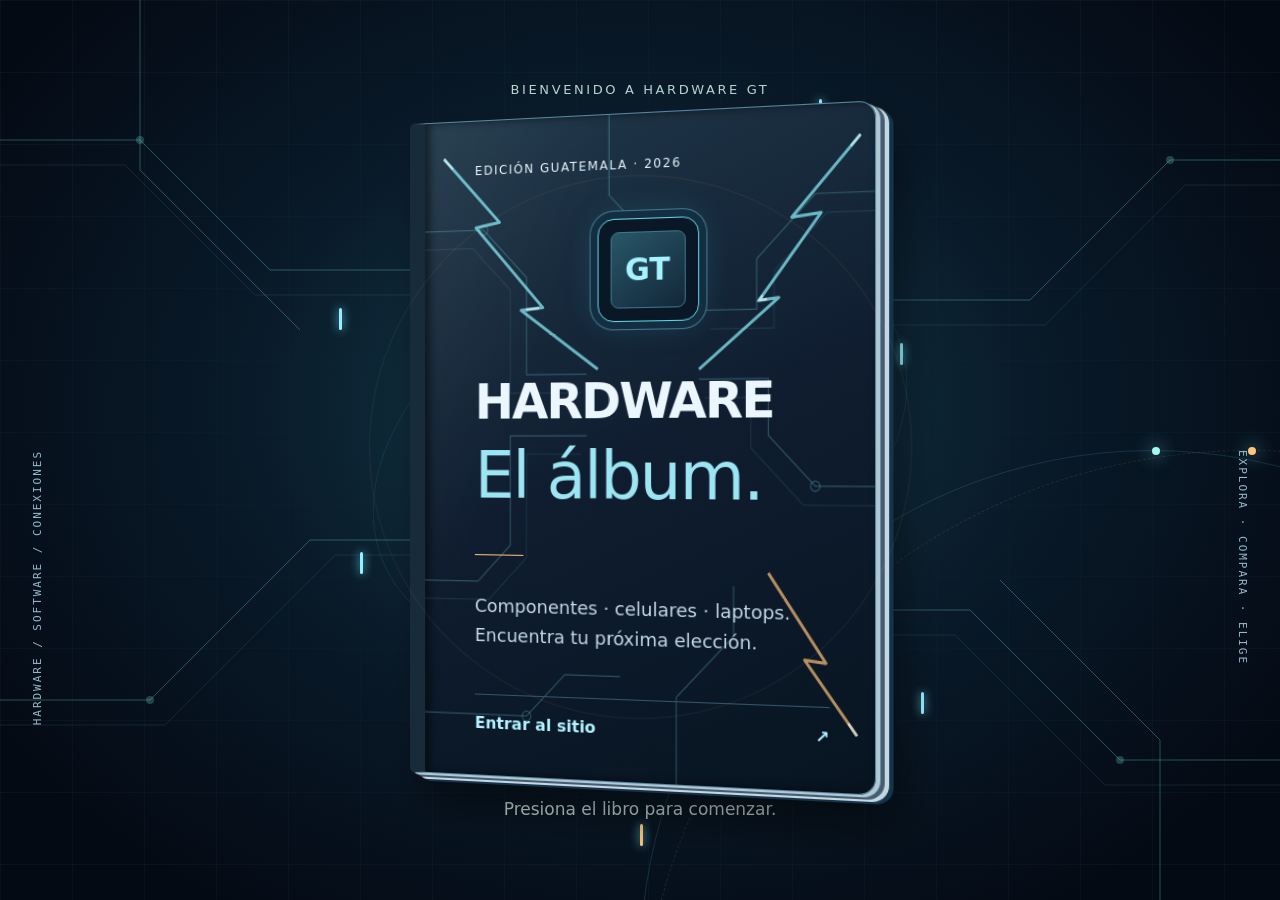
<file: index.html>
<!doctype html>
<html lang="es-GT">
  <head>
    <meta charset="utf-8" />
    <meta name="viewport" content="width=device-width, initial-scale=1" />
    <meta name="description" content="Abre el libro y descubre Hardware GT: 252 modelos organizados en 28 categorías, con tres opciones por gama." />
    <title>Abre el álbum — Hardware GT</title>
    <link rel="icon" href="media/favicon.svg" type="image/svg+xml" />
    <link rel="stylesheet" href="css/album-book.css" />
    <link rel="stylesheet" href="css/entrance.css" />
    <link rel="stylesheet" href="css/page-transition.css" />
    <link rel="prefetch" href="album.html" as="document" />
    <link rel="prefetch" href="css/site.css" as="style" />
    <script src="js/page-transition.js" defer></script>
    <script src="js/entrance.js" defer></script>
  </head>
  <body>
    <div class="tech-universe" aria-hidden="true">
      <div class="tech-grid"></div>
      <div class="tech-orbit orbit-one"></div>
      <div class="tech-orbit orbit-two"></div>
      <svg class="universe-circuits" viewBox="0 0 1440 900" preserveAspectRatio="xMidYMid slice">
        <g fill="none" stroke="currentColor">
          <path d="M0 140H220L350 270H500M0 700H230L390 540H520M1440 160H1250L1110 300H950M1440 760H1200L1050 610H960M220 0V170L380 330M1240 900V740L1080 580"/>
          <path d="M0 165H205L335 295H500M0 725H245L415 555H520M1440 185H1265L1125 325H950M1440 785H1185L1035 635H960" opacity=".35"/>
        </g>
        <g class="universe-nodes" fill="currentColor"><circle cx="220" cy="140" r="4"/><circle cx="230" cy="700" r="4"/><circle cx="1250" cy="160" r="4"/><circle cx="1200" cy="760" r="4"/></g>
      </svg>
      <span class="tech-coordinate coordinate-left">HARDWARE / SOFTWARE / CONEXIONES</span>
      <span class="tech-coordinate coordinate-right">EXPLORA · COMPARA · ELIGE</span>
    </div>
    <main class="entrance">
      <p class="entrance-label">BIENVENIDO A HARDWARE GT</p>
      <div class="book-effects">
        <div class="energy-field" aria-hidden="true"><i></i><i></i><i></i><i></i><i></i><i></i></div>
      <a class="book-cover" id="enter-site" href="album.html" aria-label="Abrir el álbum y entrar al sitio web">
        <span class="cover-light" aria-hidden="true"></span>
        <svg class="cover-circuits" viewBox="0 0 400 540" preserveAspectRatio="none" aria-hidden="true">
          <g fill="none" stroke="currentColor" stroke-width="1">
            <path d="M0 90H55L95 130V210H150M400 70H350L300 120V160H250M400 300H350L310 260V215H250M0 380H50L80 350V260H150M170 0V65L200 95V145M230 540V470L280 420V380M0 490H95L130 455H180" />
            <path d="M0 105H45L80 140V225H145M400 85H360L315 130V175H260M400 315H340L295 270V230H255M0 395H60L95 360V275H145" opacity=".4" />
            <circle cx="55" cy="90" r="4"/><circle cx="350" cy="300" r="4"/><circle cx="95" cy="490" r="4"/>
          </g>
          <g class="energy-rays" fill="none" stroke="#8df5ff" stroke-width="2.5" stroke-linejoin="round">
            <path d="M18 30L70 84L48 88L110 155L90 157L160 206" />
            <path d="M388 25L330 88L355 85L302 153L319 151L250 207" />
            <path d="M385 495L341 437L359 439L310 369" stroke="#ffc47a" />
          </g>
        </svg>
        <span class="cover-edition">EDICIÓN GUATEMALA · 2026</span>
        <span class="cover-emblem" aria-hidden="true"><span>GT</span></span>
        <span class="cover-title">HARDWARE<br /><em>El álbum.</em></span>
        <span class="cover-rule" aria-hidden="true"></span>
        <span class="cover-description">Componentes · celulares · laptops.<br />Encuentra tu próxima elección.</span>
        <span class="cover-open">Entrar al sitio <span aria-hidden="true">↗</span></span>
      </a>
      </div>
      <p class="entrance-caption">Presiona el libro para comenzar.</p>
    </main>
  </body>
</html>
</file>
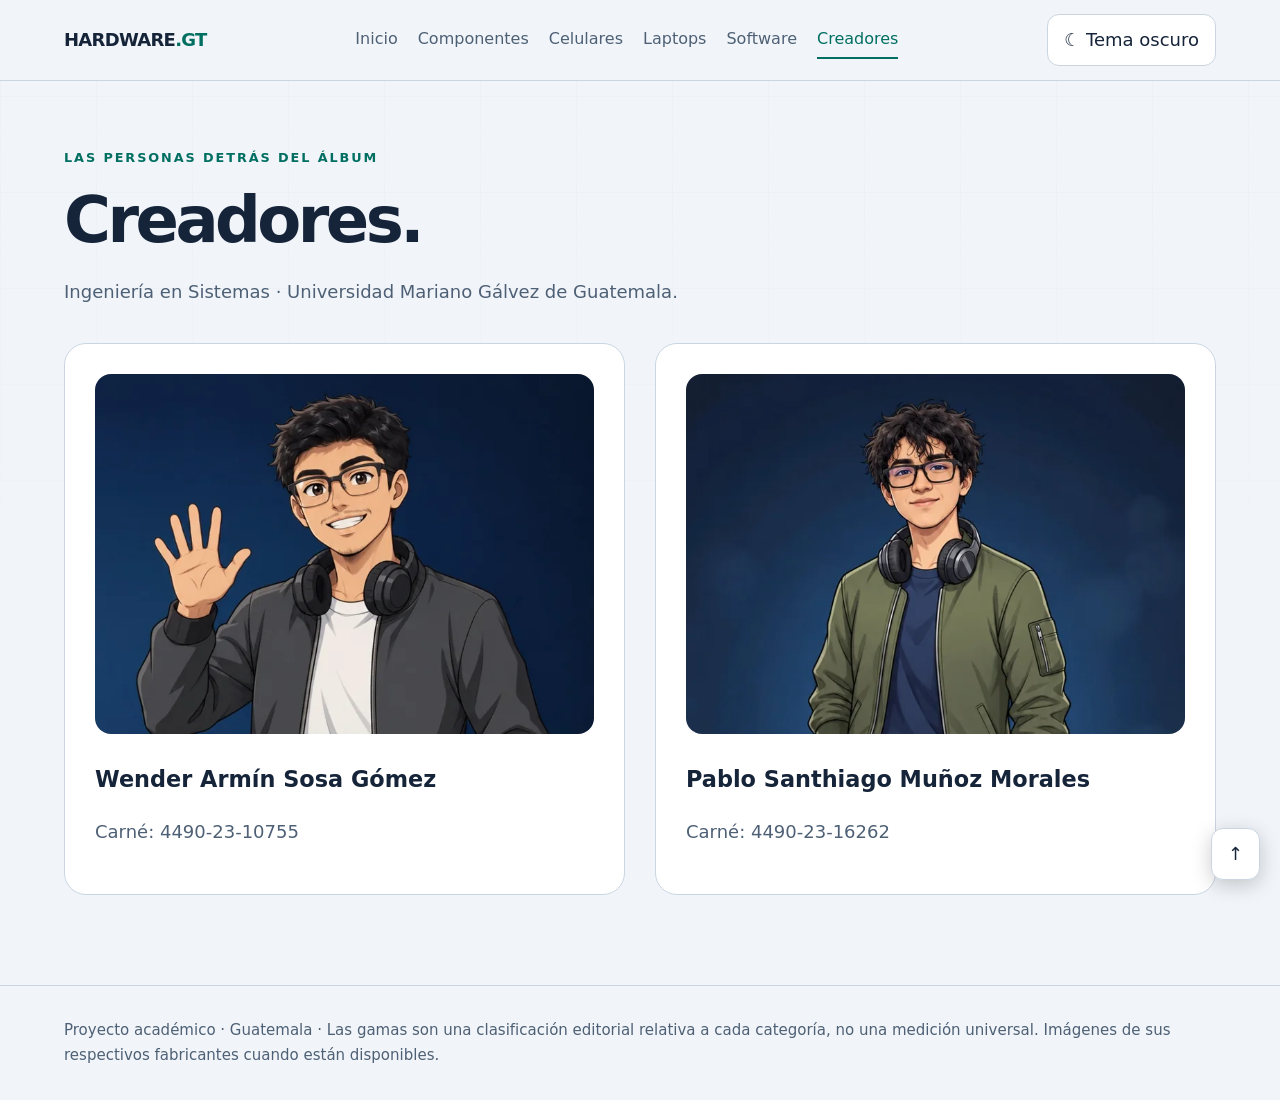
<file: acerca.html>
<!doctype html>
<html lang="es-GT">
<head>
  <meta charset="utf-8">
  <meta name="viewport" content="width=device-width, initial-scale=1">
  <meta name="description" content="Creadores del álbum Hardware GT: características importantes y opiniones claras.">
  <title>Creadores — Hardware GT</title>
  <link rel="icon" href="media/favicon.svg">
  <link rel="stylesheet" href="css/site.css">
</head>
<body data-catalog="acerca">
<a class="skip-link" href="#contenido">Saltar al contenido</a>
<header class="page-nav">
  <a class="page-brand" href="album.html">HARDWARE<span>.GT</span></a>
  <nav aria-label="Navegación principal">
    <a href="album.html">Inicio</a>
    <a href="componentes.html">Componentes</a>
    <a href="celulares.html">Celulares</a>
    <a href="laptops.html">Laptops</a>
    <a href="software.html">Software</a>
    <a href="acerca.html" aria-current="page">Creadores</a>
  </nav>
  <button id="page-theme" type="button" aria-label="Cambiar tema" aria-pressed="false">Tema claro</button>
</header>
<main class="page-main" id="contenido"><div class="page-intro"><span class="kicker">Las personas detrás del álbum</span><h1>Creadores.</h1><p>Ingeniería en Sistemas · Universidad Mariano Gálvez de Guatemala.</p></div><div class="people-grid">
 <article class="person-card"><img src="media/creators/wender-sosa.webp" alt="Retrato ilustrado de Wender Armín Sosa Gómez"><h2>Wender Armín Sosa Gómez</h2><p>Carné: 4490-23-10755</p></article>
 <article class="person-card"><img src="media/creators/pablo-munoz.webp" alt="Retrato ilustrado de Pablo Santhiago Muñoz Morales"><h2>Pablo Santhiago Muñoz Morales</h2><p>Carné: 4490-23-16262</p></article></div></main>
<footer class="page-footer">Proyecto académico · Guatemala · Las gamas son una clasificación editorial relativa a cada categoría, no una medición universal. Imágenes de sus respectivos fabricantes cuando están disponibles.</footer><button class="page-top" id="page-top" type="button" aria-label="Volver arriba">↑</button>
<script src="js/site.js"></script>

</body>
</html>
</file>
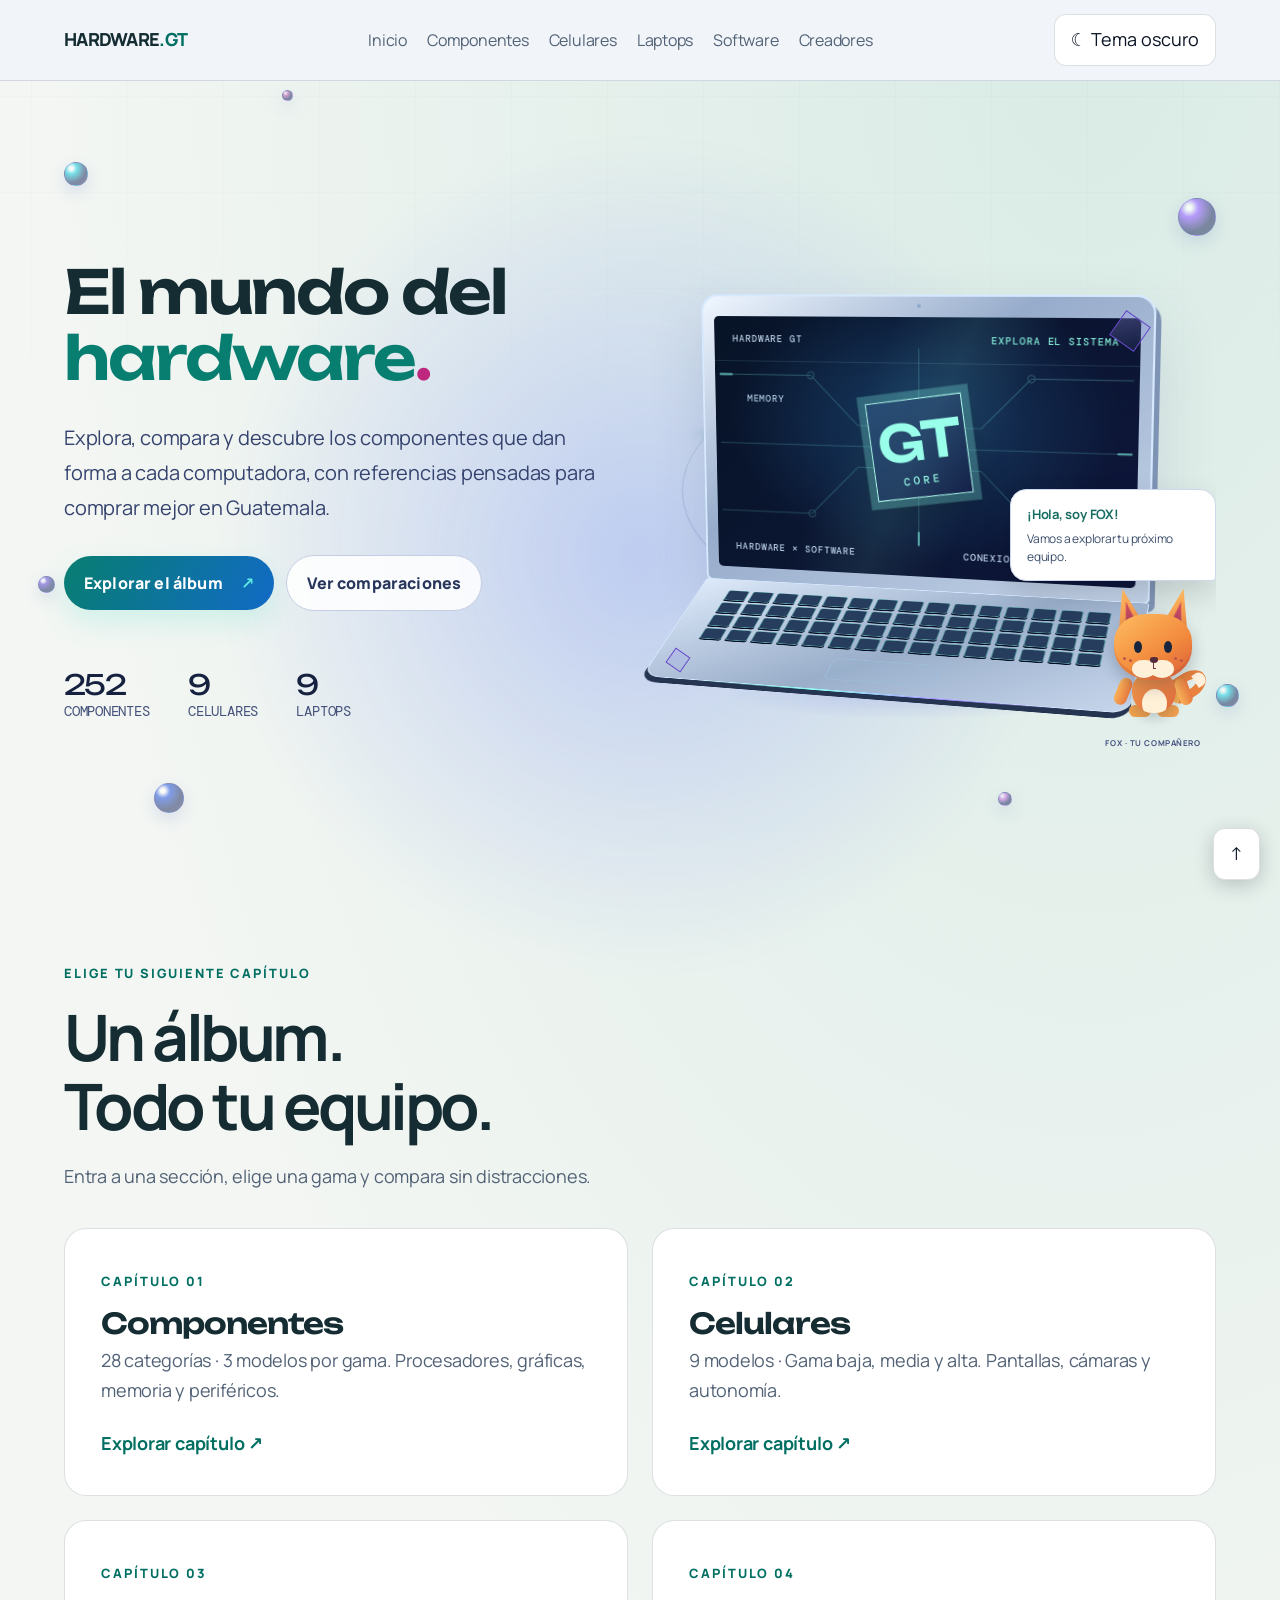
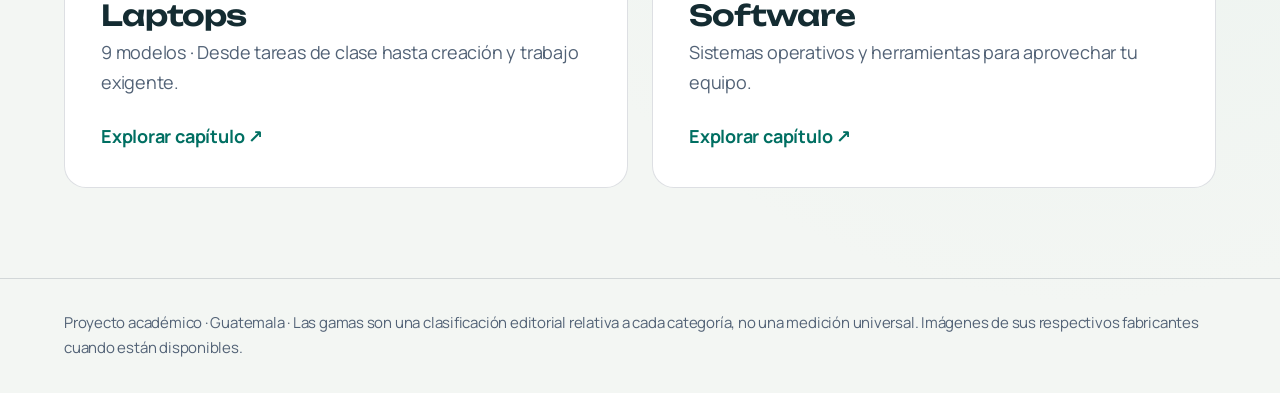
<file: album.html>
<!doctype html>
<html lang="es-GT">
  <head>
    <meta charset="utf-8" />
    <meta name="viewport" content="width=device-width, initial-scale=1" />
    <meta
      name="description"
      content="Álbum digital de componentes de hardware comparados para el mercado guatemalteco."
    />
    <title>Hardware GT — Álbum digital</title>
    <link rel="icon" type="image/svg+xml" href="media/favicon.svg" />
    <link rel="preconnect" href="https://fonts.googleapis.com" />
    <link rel="preconnect" href="https://fonts.gstatic.com" crossorigin />
    <link
      href="https://fonts.googleapis.com/css2?family=DM+Mono:wght@400;500&family=Manrope:wght@400;500;600;700;800&family=Unbounded:wght@400;500;600;700;800&display=swap"
      rel="stylesheet"
    />
    <link rel="stylesheet" href="css/styles.css" />
    <link rel="stylesheet" href="css/page-transition.css" />
    <link rel="stylesheet" href="css/theme-motion.css" />
    <link rel="stylesheet" href="css/software.css" />
    <link rel="stylesheet" href="css/orbital-future.css" />
    <link rel="stylesheet" href="css/holographic-computer.css" />
    <link rel="stylesheet" href="css/floating-companion.css" />
    <link rel="stylesheet" href="css/fox-7.css" />
    <link rel="stylesheet" href="css/creator-portraits.css" />
    <link rel="stylesheet" href="css/album-experience.css" />
    <link rel="stylesheet" href="css/album-book.css" />
    <link rel="stylesheet" href="css/catalog-structure.css" />
  <link rel="stylesheet" href="css/site.css">
</head>
  <body>
    <!-- THESIS: Hardware GT is an orbital atlas, not a conventional product grid. OWN-WORLD: Deep cosmic blue, ultraviolet, ice light and animated luminous spheres form a navigable instrument field. STORY: Visitors move from an immersive computer scene into clear, comparable hardware choices. FIRST VIEWPORT: A full-height laptop signal sits inside an orbital chamber; the title and exploration action follow beneath it. FORM: User-pinned Orbital Atlas direction, seed 662001a4. FINISH: unreviewed and undocumented is unfinished; this build ends with the finish review, the verdict, DESIGN.md, and every shipping raster carrying its provenance. -->
    <div class="orbital-field" aria-hidden="true">
      <span class="scroll-orb"><i></i></span>
      <span class="scroll-orb"><i></i></span>
      <span class="scroll-orb"><i></i></span>
      <span class="scroll-orb"><i></i></span>
      <span class="scroll-orb"><i></i></span>
      <span class="scroll-orb"><i></i></span>
      <span class="scroll-orb"><i></i></span>
      <span class="scroll-orb"><i></i></span>
    </div>
    <div class="reading-progress" id="reading-progress"></div>
    <a class="skip-link" href="#contenido">Saltar al contenido</a>
<header class="page-nav">
  <a class="page-brand" href="album.html">HARDWARE<span>.GT</span></a>
  <nav aria-label="Navegación principal">
    <a href="album.html">Inicio</a>
    <a href="componentes.html">Componentes</a>
    <a href="celulares.html">Celulares</a>
    <a href="laptops.html">Laptops</a>
    <a href="software.html">Software</a>
    <a href="acerca.html">Creadores</a>
  </nav>
  <button id="page-theme" type="button" aria-label="Cambiar tema" aria-pressed="false">Tema claro</button>
</header>
    <main id="inicio">
      <section class="hero section-shell">
        <div class="hero-copy reveal">
          <p class="eyebrow">Álbum digital de componentes · GTQ</p>
          <h1>
            El mundo del<br /><em>hardware</em><span class="hero-dot">.</span>
          </h1>
          <p class="hero-lede">
            Explora, compara y descubre los componentes que dan forma a cada
            computadora, con referencias pensadas para comprar mejor en
            Guatemala.
          </p>
          <div class="hero-actions">
            <a class="button button-primary" href="#contenido"
              >Explorar el álbum <span>↗</span></a
            ><a class="button button-quiet" href="componentes.html"
              >Ver comparaciones</a
            >
          </div>
          <div class="hero-meta">
            <span><strong>252</strong> componentes</span
            ><span><strong>9</strong> celulares</span
            ><span><strong>9</strong> laptops</span>
          </div>
        </div>
        <div
          class="hero-visual reveal reveal-delay album-opening-target"
          aria-label="Composición visual de componentes de computadora"
        >
          <div
            class="holo-scene"
            role="img"
            aria-label="Computadora holográfica tridimensional con circuitos de luz y órbitas en movimiento"
          >
            <div class="holo-halo halo-outer"></div>
            <div class="holo-halo halo-inner"></div>
            <div class="holo-floor"></div>
            <div class="holo-float">
              <div class="holo-laptop">
                <div class="holo-lid">
                  <div class="holo-camera"></div>
                  <div class="holo-screen">
                    <div class="holo-screen-top">
                      <span>HARDWARE GT</span
                      ><span class="holo-live">EXPLORA EL SISTEMA</span>
                    </div>
                    <div class="holo-circuit">
                      <svg viewBox="0 0 600 280" aria-hidden="true">
                        <g
                          class="circuit-traces"
                          fill="none"
                          stroke="currentColor"
                          stroke-width="1.5"
                        >
                          <path
                            d="M0 40H140L210 110H260 M0 140H260 M0 240H140L210 170H260 M600 40H460L390 110H340 M600 140H340 M600 240H460L390 170H340 M300 0V100 M300 280V180"
                          />
                          <circle cx="140" cy="40" r="5" />
                          <circle cx="140" cy="240" r="5" />
                          <circle cx="460" cy="40" r="5" />
                          <circle cx="460" cy="240" r="5" />
                        </g>
                        <g
                          class="circuit-flow"
                          fill="none"
                          stroke="currentColor"
                          stroke-width="3"
                        >
                          <path
                            d="M0 40H140L210 110H260 M600 240H460L390 170H340 M300 280V180 M600 140H340"
                          />
                        </g>
                      </svg>
                      <div class="holo-processor">
                        <span>GT</span><small>CORE</small>
                      </div>
                      <span class="holo-node node-memory">MEMORY</span>
                      <span class="holo-node node-graphics">GRAPHICS</span>
                    </div>
                    <div class="holo-screen-bottom">
                      <span>HARDWARE × SOFTWARE</span
                      ><span>CONEXIONES SIN LÍMITES</span>
                    </div>
                  </div>
                </div>
                <div class="holo-base">
                  <div class="holo-keyboard">
                    <i></i><i></i><i></i><i></i><i></i><i></i><i></i><i></i
                    ><i></i><i></i><i></i><i></i><i></i><i></i><i></i><i></i
                    ><i></i><i></i><i></i><i></i><i></i><i></i><i></i><i></i
                    ><i></i><i></i><i></i><i></i><i></i><i></i><i></i><i></i
                    ><i></i><i></i><i></i><i></i><i></i><i></i><i></i><i></i
                    ><i></i><i></i><i></i><i></i><i></i><i></i><i></i><i></i
                    ><i></i><i></i><i></i><i></i><i></i><i></i><i></i><i></i
                    ><i></i><i></i><i></i><i></i>
                  </div>
                  <div class="holo-trackpad"></div>
                  <div class="holo-edge"></div>
                </div>
              </div>
            </div>
            <div class="holo-satellite satellite-one"></div>
            <div class="holo-satellite satellite-two"></div>
            <div class="companion is-greeting" id="companion">
              <div class="companion-message" id="companion-message">
                <strong>¡Hola, soy FOX!</strong>
                <span>Vamos a explorar tu próximo equipo.</span>
              </div>
              <button
                class="companion-button"
                id="companion-button"
                type="button"
                aria-label="Saludar a FOX"
              >
                <span class="fox-character" aria-hidden="true">
                  <span class="fox-tail"></span>
                  <span class="fox-ear fox-ear-left"><i></i></span>
                  <span class="fox-ear fox-ear-right"><i></i></span>
                  <span class="fox-head">
                    <i class="fox-eye fox-eye-left"></i>
                    <i class="fox-eye fox-eye-right"></i>
                    <span class="fox-muzzle"
                      ><i class="fox-nose"></i><i class="fox-mouth"></i
                    ></span>
                    <i class="fox-freckle fox-freckle-left"></i>
                    <i class="fox-freckle fox-freckle-right"></i>
                  </span>
                  <span class="fox-body"
                    ><i class="fox-belly"></i></span
                  >
                  <span class="fox-paw fox-paw-left"></span>
                  <span class="fox-paw fox-paw-right"></span>
                  <span class="fox-foot fox-foot-left"></span>
                  <span class="fox-foot fox-foot-right"></span>
                </span>
              </button>
              <span class="companion-name" aria-hidden="true"
                >FOX · TU COMPAÑERO</span
              >
            </div>
          </div>
        </div>
      </section>

<section class="page-main" id="contenido"><div class="page-intro"><span class="kicker">Elige tu siguiente capítulo</span><h1>Un álbum.<br>Todo tu equipo.</h1><p>Entra a una sección, elige una gama y compara sin distracciones.</p></div><div class="chapter-grid"><a class="chapter-card" href="componentes.html"><span class="kicker">Capítulo 01</span><h2>Componentes</h2><p>28 categorías · 3 modelos por gama. Procesadores, gráficas, memoria y periféricos.</p><b>Explorar capítulo ↗</b></a>
<a class="chapter-card" href="celulares.html"><span class="kicker">Capítulo 02</span><h2>Celulares</h2><p>9 modelos · Gama baja, media y alta. Pantallas, cámaras y autonomía.</p><b>Explorar capítulo ↗</b></a>
<a class="chapter-card" href="laptops.html"><span class="kicker">Capítulo 03</span><h2>Laptops</h2><p>9 modelos · Desde tareas de clase hasta creación y trabajo exigente.</p><b>Explorar capítulo ↗</b></a>
<a class="chapter-card" href="software.html"><span class="kicker">Capítulo 04</span><h2>Software</h2><p>Sistemas operativos y herramientas para aprovechar tu equipo.</p><b>Explorar capítulo ↗</b></a></div></section>
    </main>
    <footer class="page-footer">Proyecto académico · Guatemala · Las gamas son una clasificación editorial relativa a cada categoría, no una medición universal. Imágenes de sus respectivos fabricantes cuando están disponibles.</footer><button class="page-top" id="page-top" type="button" aria-label="Volver arriba">↑</button>
<script src="js/site.js"></script>
<script src="js/floating-companion.js"></script>
<script src="js/page-transition.js"></script>
  </body>
</html>
</file>
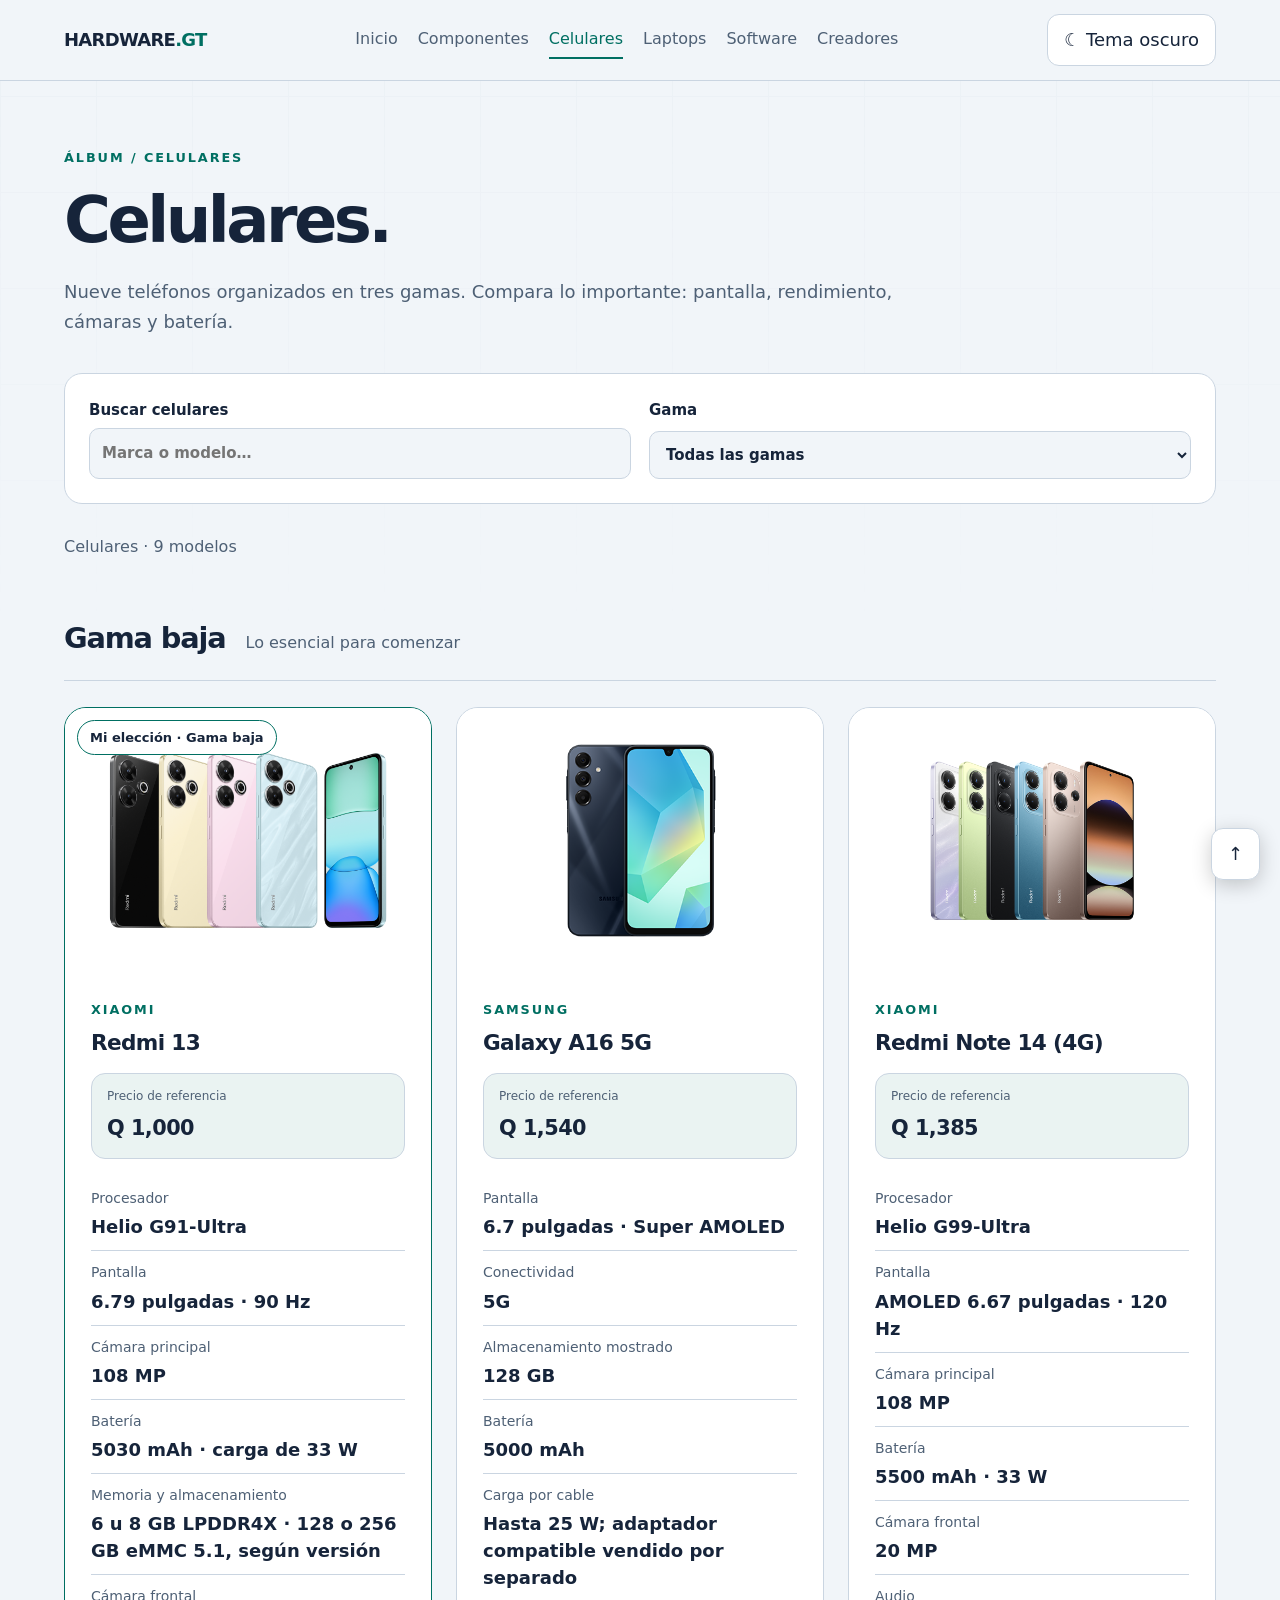
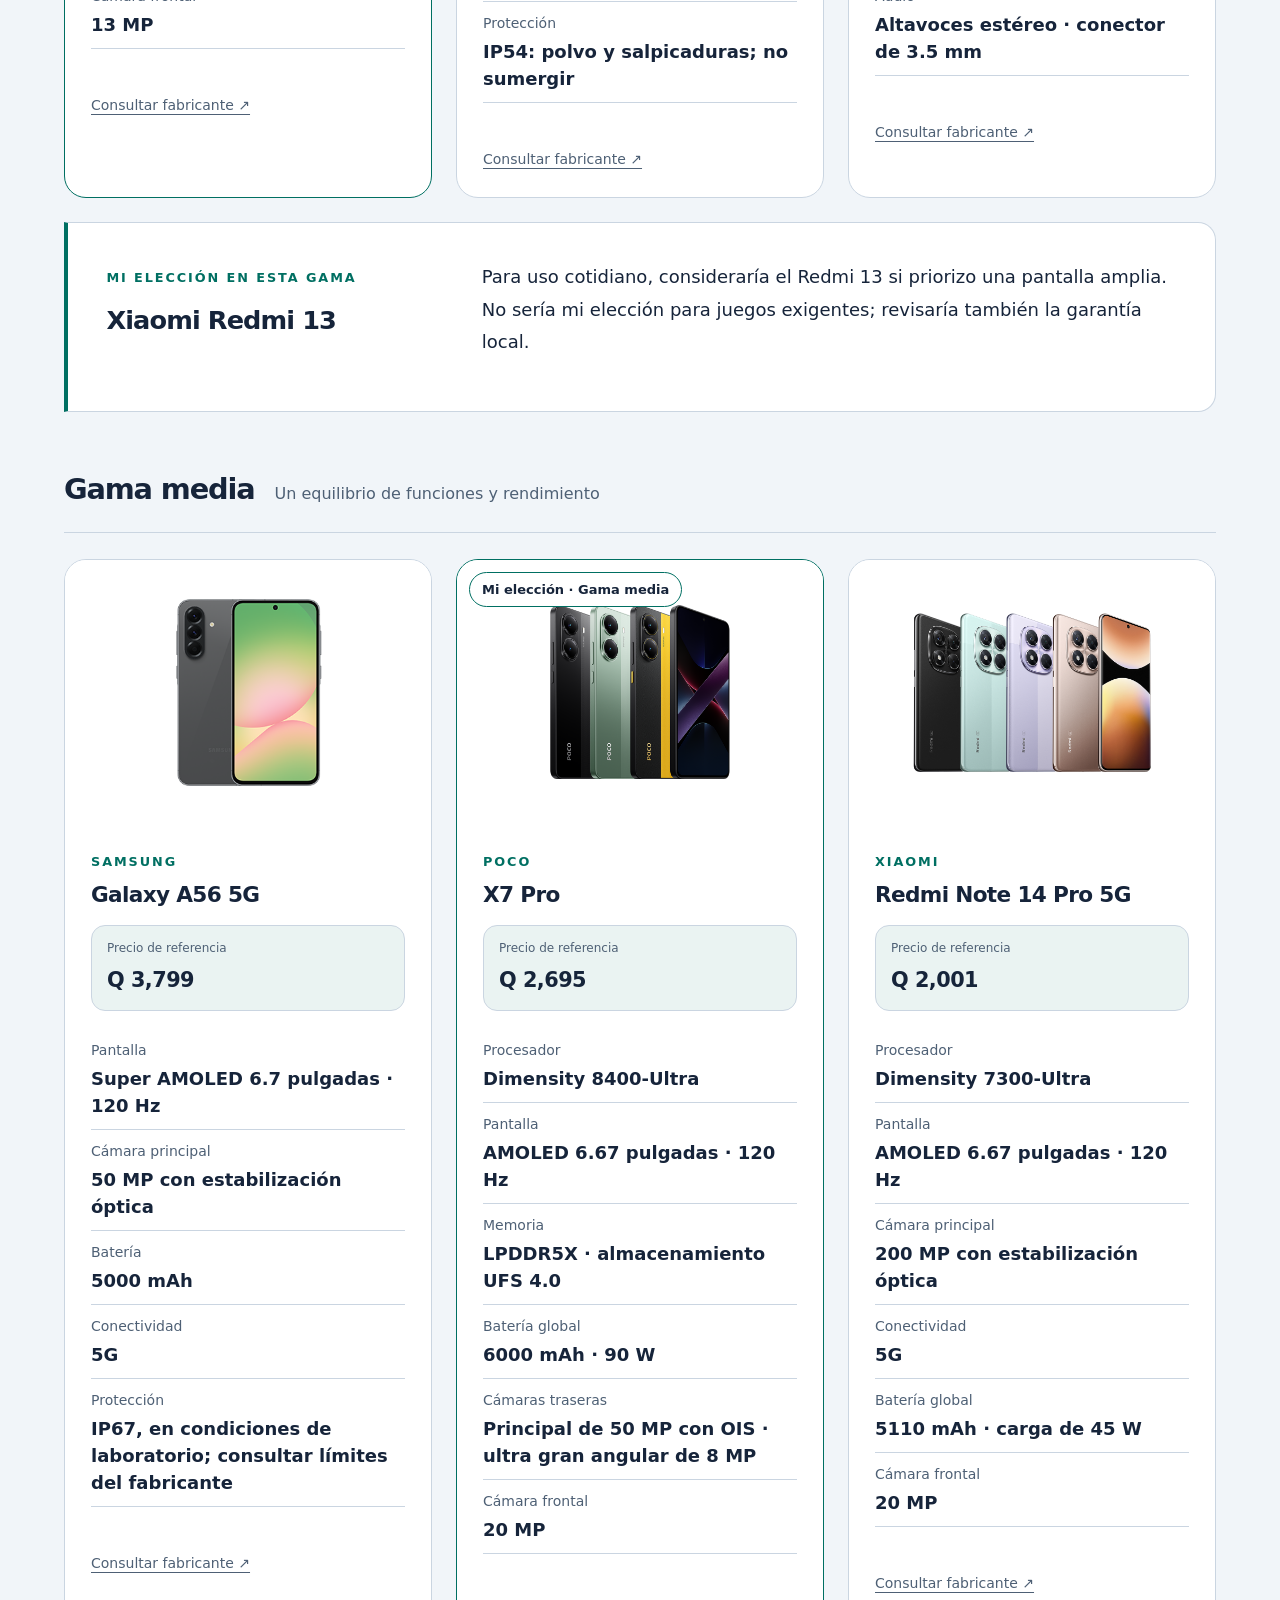
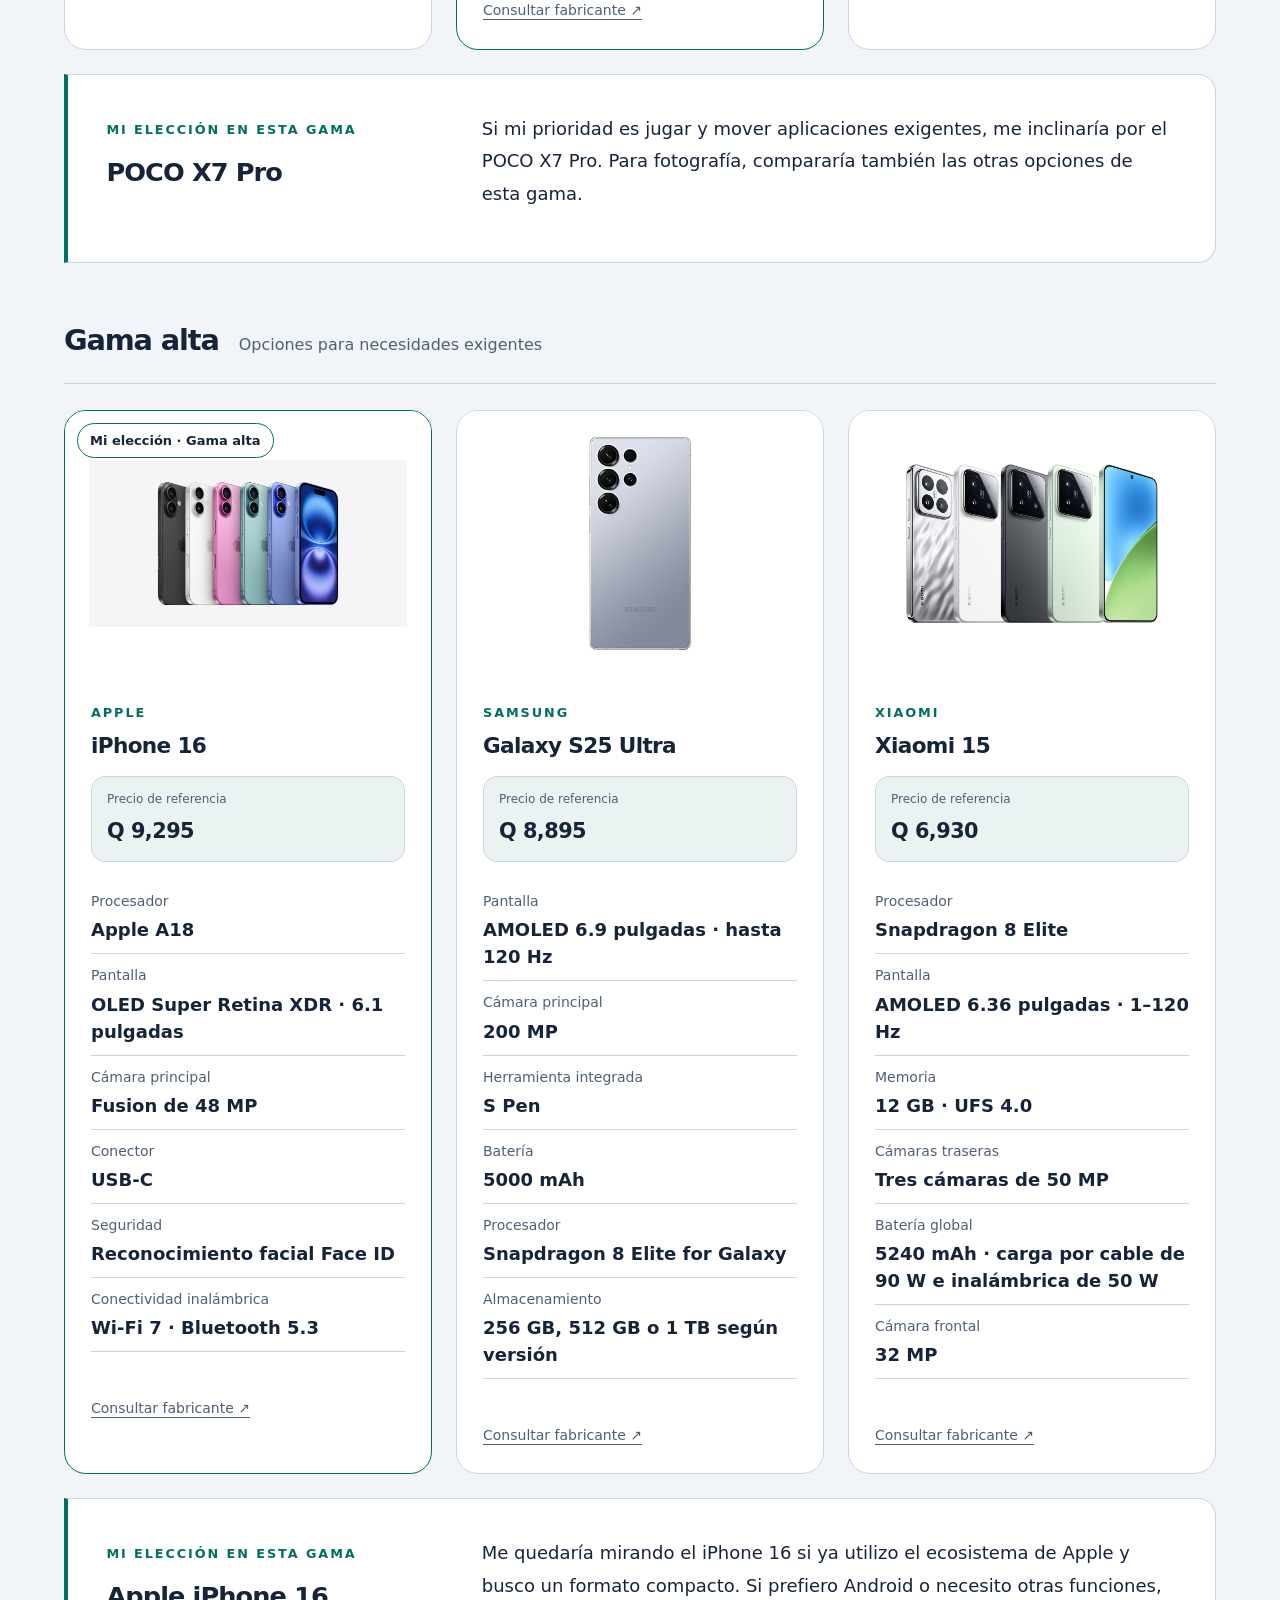
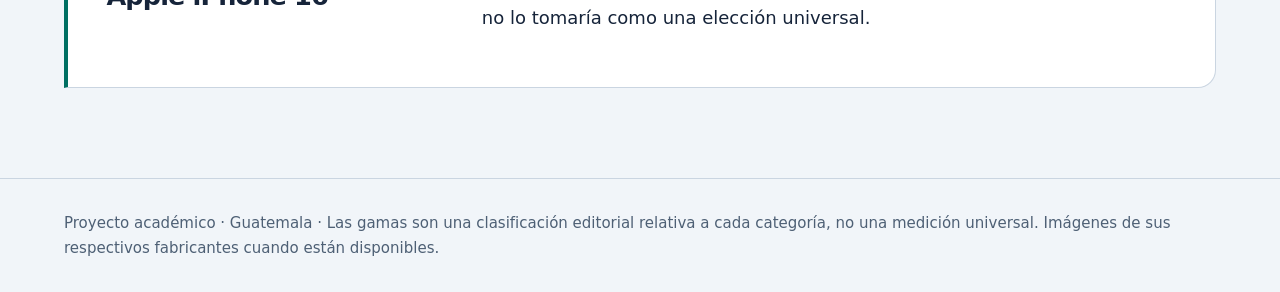
<file: celulares.html>
<!doctype html>
<html lang="es-GT">
<head>
  <meta charset="utf-8">
  <meta name="viewport" content="width=device-width, initial-scale=1">
  <meta name="description" content="Celulares del álbum Hardware GT: pantallas, cámaras, baterías y características por gama.">
  <title>Celulares — Hardware GT</title>
  <link rel="icon" href="media/favicon.svg">
  <link rel="stylesheet" href="css/site.css">
</head>
<body data-catalog="celulares">
<a class="skip-link" href="#contenido">Saltar al contenido</a>
<header class="page-nav">
  <a class="page-brand" href="album.html">HARDWARE<span>.GT</span></a>
  <nav aria-label="Navegación principal">
    <a href="album.html">Inicio</a>
    <a href="componentes.html">Componentes</a>
    <a href="celulares.html" aria-current="page">Celulares</a>
    <a href="laptops.html">Laptops</a>
    <a href="software.html">Software</a>
    <a href="acerca.html">Creadores</a>
  </nav>
  <button id="page-theme" type="button" aria-label="Cambiar tema" aria-pressed="false">Tema claro</button>
</header>
<main class="page-main" id="contenido"><div class="page-intro"><span class="kicker">Álbum / Celulares</span><h1>Celulares.</h1><p>Nueve teléfonos organizados en tres gamas. Compara lo importante: pantalla, rendimiento, cámaras y batería.</p></div>
 <div class="catalog-tools">
 <label>Buscar celulares<input id="catalog-search" type="search" placeholder="Marca o modelo…" autocomplete="off"></label>
 
 <label>Gama<select id="catalog-tier"><option value="todas">Todas las gamas</option><option value="baja">Gama baja</option><option value="media">Gama media</option><option value="alta">Gama alta</option></select></label>
 </div>
 <div class="catalog-pager"><p id="catalog-status" role="status" aria-live="polite"></p></div>
 <div id="catalog-results"></div><noscript>Activa JavaScript para consultar las fichas del catálogo.</noscript></main>
<footer class="page-footer">Proyecto académico · Guatemala · Las gamas son una clasificación editorial relativa a cada categoría, no una medición universal. Imágenes de sus respectivos fabricantes cuando están disponibles.</footer><button class="page-top" id="page-top" type="button" aria-label="Volver arriba">↑</button>
<script src="js/site.js"></script>
<script src="js/devices-data.js"></script>
<script src="js/device-images.js"></script>
<script src="js/tier-advice.js"></script>
<script src="js/product-specs.js"></script>
<script src="js/product-prices.js"></script>
<script src="js/catalog-page.js"></script>
</body>
</html>
</file>
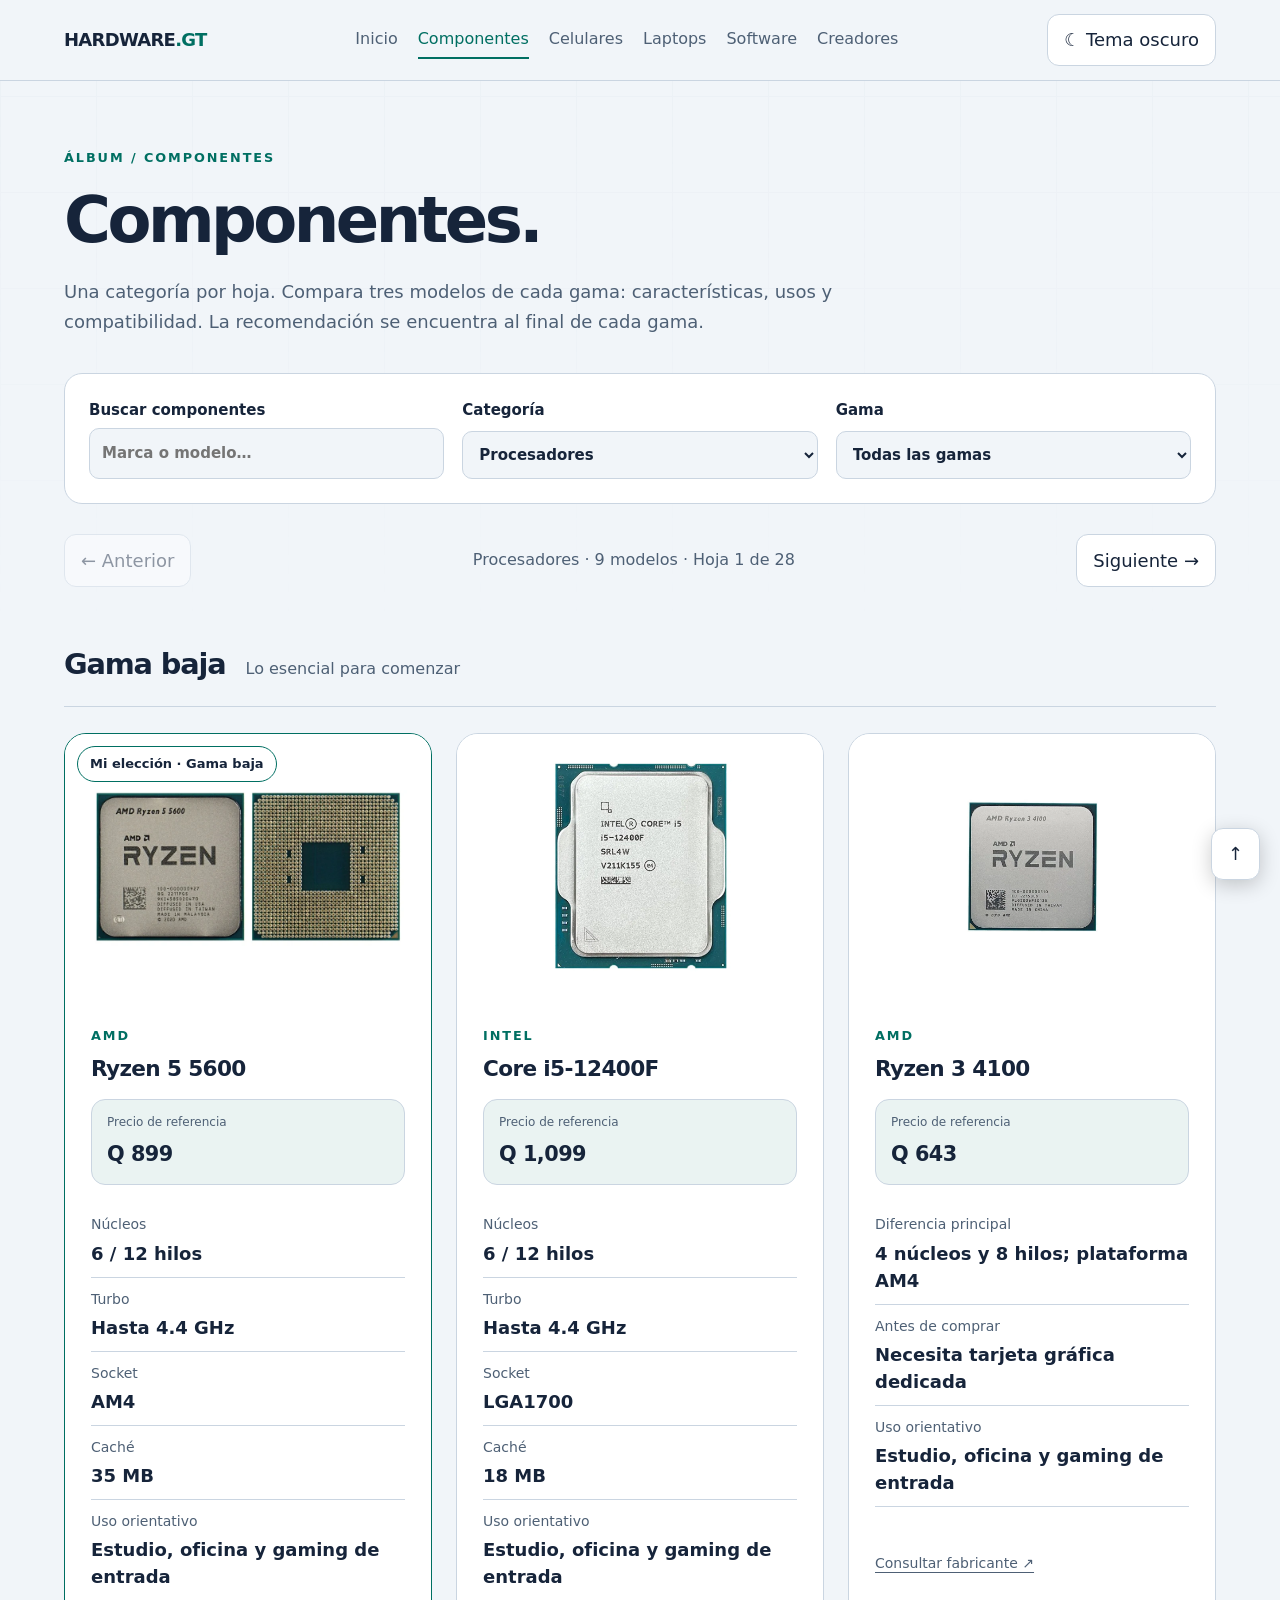
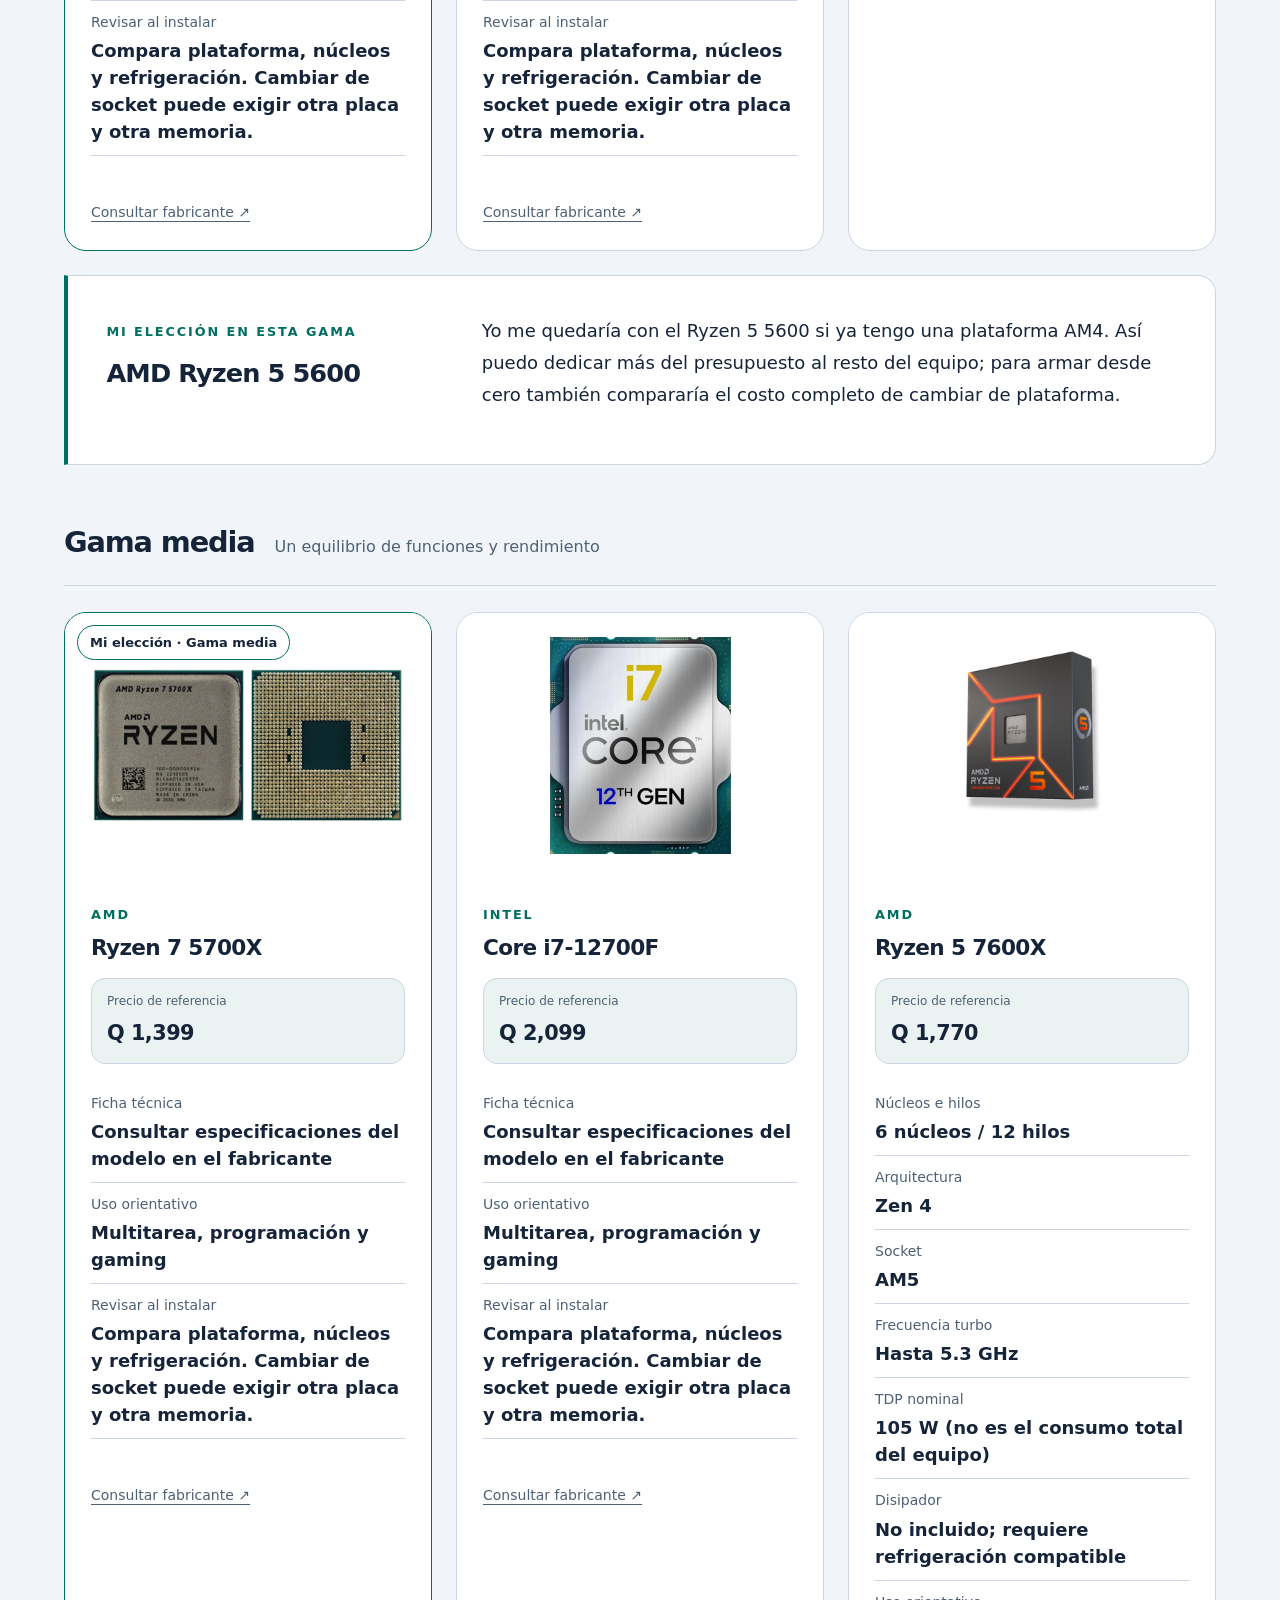
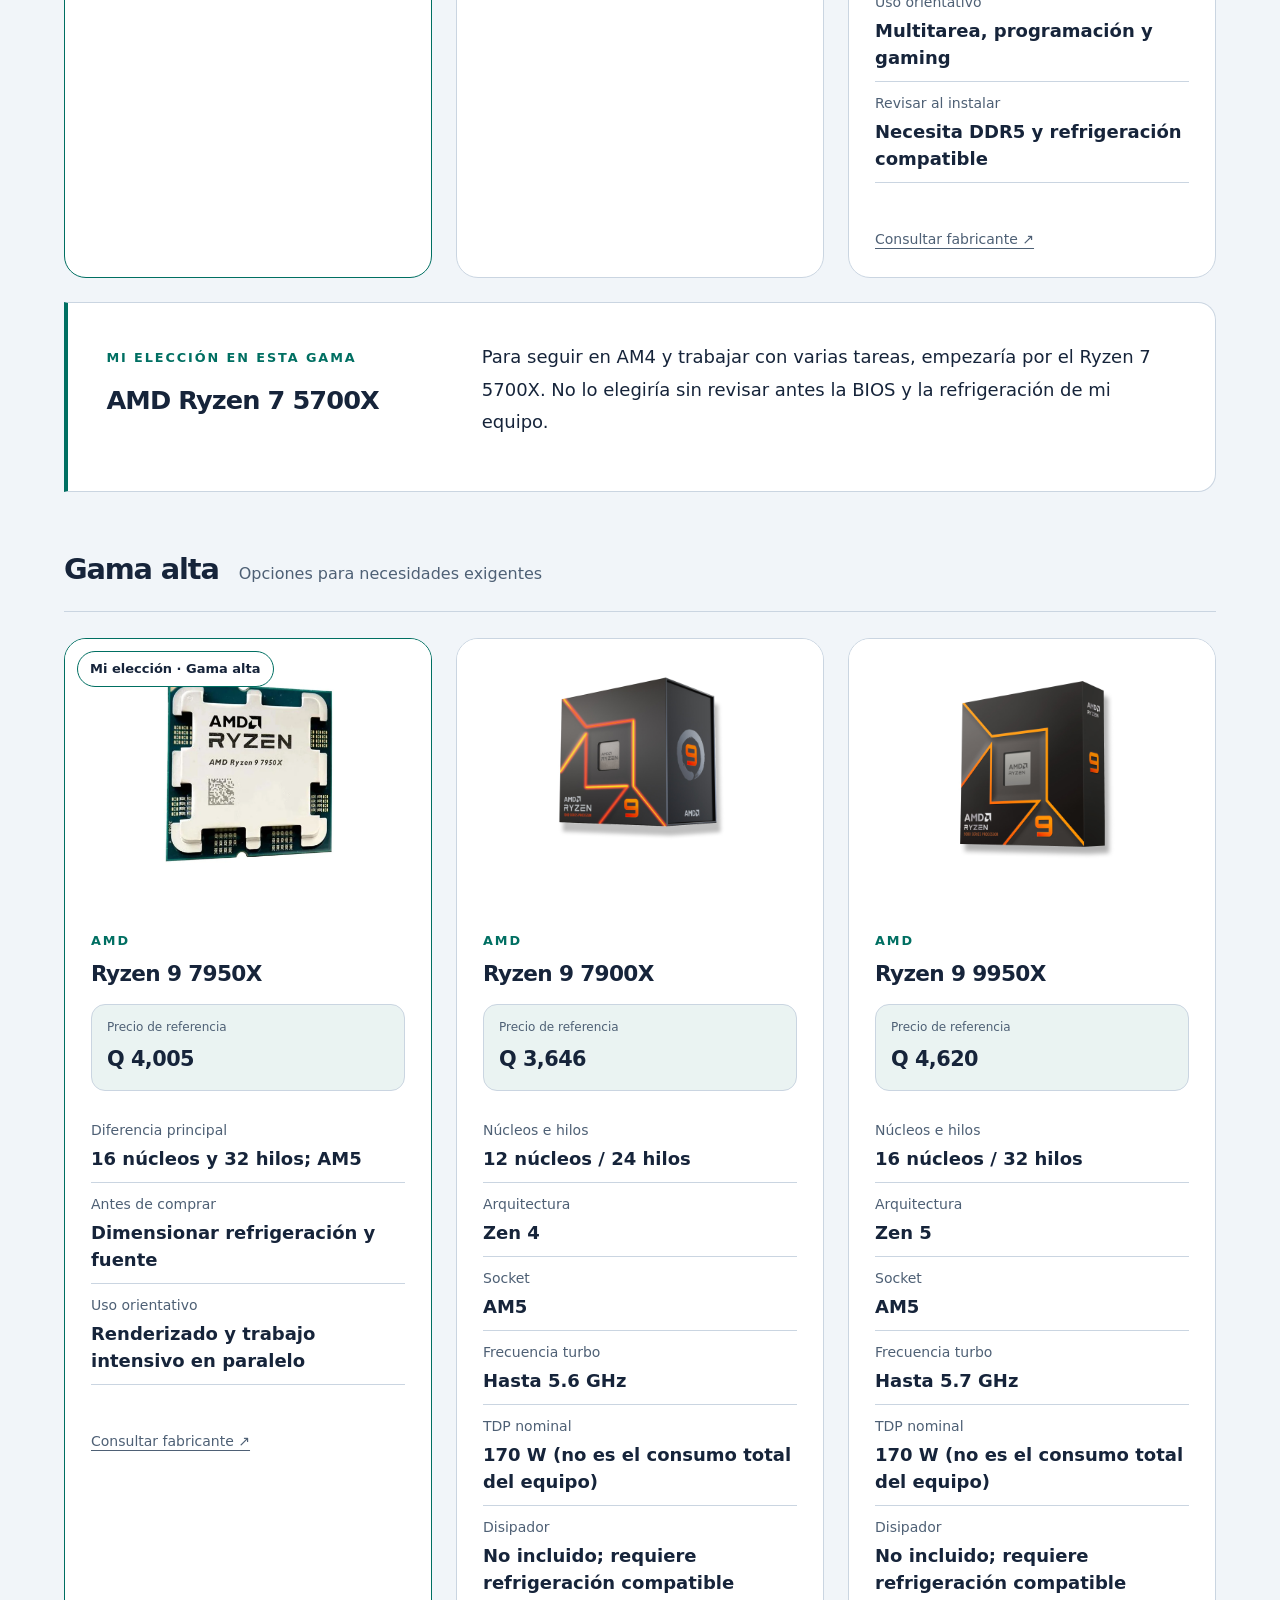
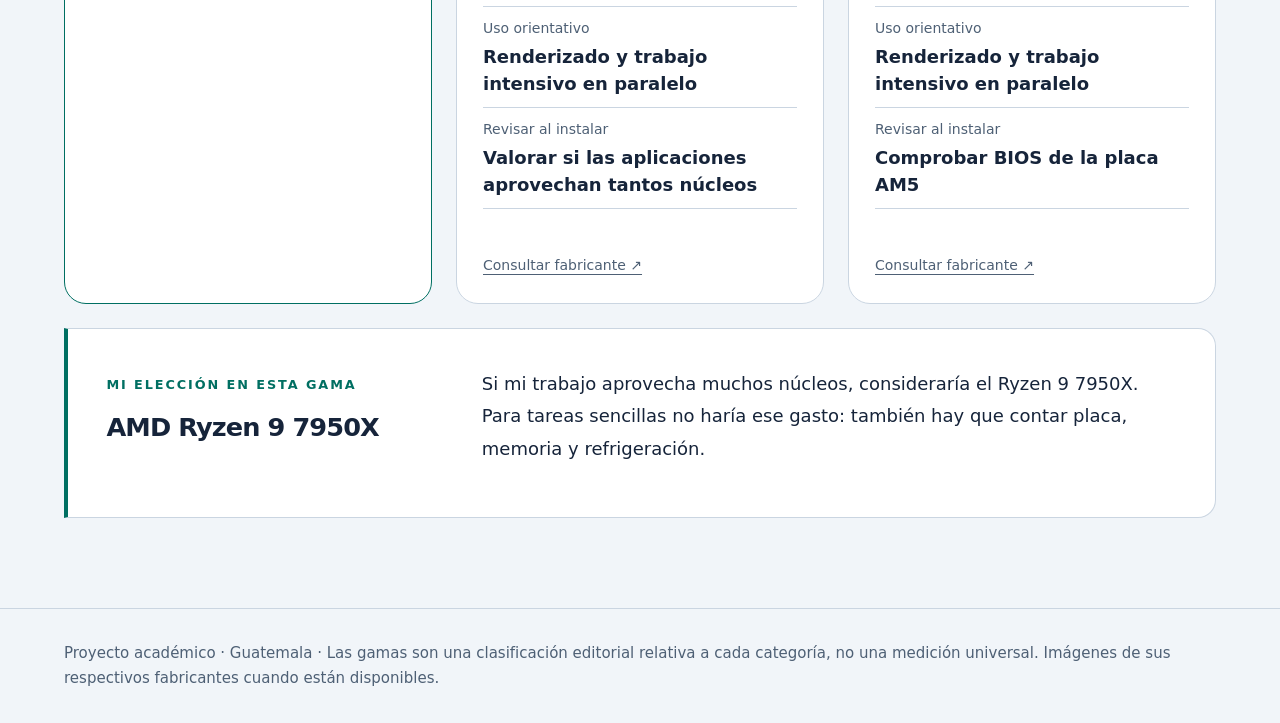
<file: componentes.html>
<!doctype html>
<html lang="es-GT">
<head>
  <meta charset="utf-8">
  <meta name="viewport" content="width=device-width, initial-scale=1">
  <meta name="description" content="Componentes del álbum Hardware GT: características, compatibilidad y fotografías por modelo.">
  <title>Componentes — Hardware GT</title>
  <link rel="icon" href="media/favicon.svg">
  <link rel="stylesheet" href="css/site.css">
</head>
<body data-catalog="componentes">
<a class="skip-link" href="#contenido">Saltar al contenido</a>
<header class="page-nav">
  <a class="page-brand" href="album.html">HARDWARE<span>.GT</span></a>
  <nav aria-label="Navegación principal">
    <a href="album.html">Inicio</a>
    <a href="componentes.html" aria-current="page">Componentes</a>
    <a href="celulares.html">Celulares</a>
    <a href="laptops.html">Laptops</a>
    <a href="software.html">Software</a>
    <a href="acerca.html">Creadores</a>
  </nav>
  <button id="page-theme" type="button" aria-label="Cambiar tema" aria-pressed="false">Tema claro</button>
</header>
<main class="page-main" id="contenido"><div class="page-intro"><span class="kicker">Álbum / Componentes</span><h1>Componentes.</h1><p>Una categoría por hoja. Compara tres modelos de cada gama: características, usos y compatibilidad. La recomendación se encuentra al final de cada gama.</p></div>
 <div class="catalog-tools">
 <label>Buscar componentes<input id="catalog-search" type="search" placeholder="Marca o modelo…" autocomplete="off"></label>
 <label>Categoría<select id="catalog-category"></select></label>
 <label>Gama<select id="catalog-tier"><option value="todas">Todas las gamas</option><option value="baja">Gama baja</option><option value="media">Gama media</option><option value="alta">Gama alta</option></select></label>
 </div>
 <div class="catalog-pager"><button id="catalog-prev" type="button">← Anterior</button><p id="catalog-status" role="status" aria-live="polite"></p><button id="catalog-next" type="button">Siguiente →</button></div>
 <div id="catalog-results"></div><noscript>Activa JavaScript para consultar las fichas del catálogo.</noscript></main>
<footer class="page-footer">Proyecto académico · Guatemala · Las gamas son una clasificación editorial relativa a cada categoría, no una medición universal. Imágenes de sus respectivos fabricantes cuando están disponibles.</footer><button class="page-top" id="page-top" type="button" aria-label="Volver arriba">↑</button>
<script src="js/site.js"></script>
<script src="js/catalog-extra.js"></script>
<script src="js/catalog-tiers.js"></script>
<script src="js/hardware-data.js"></script>
<script src="js/hardware-images.js"></script>
<script src="js/tier-advice.js"></script>
<script src="js/product-specs.js"></script>
<script src="js/product-prices.js"></script>
<script src="js/catalog-page.js"></script>
 
</body>
</html>
</file>
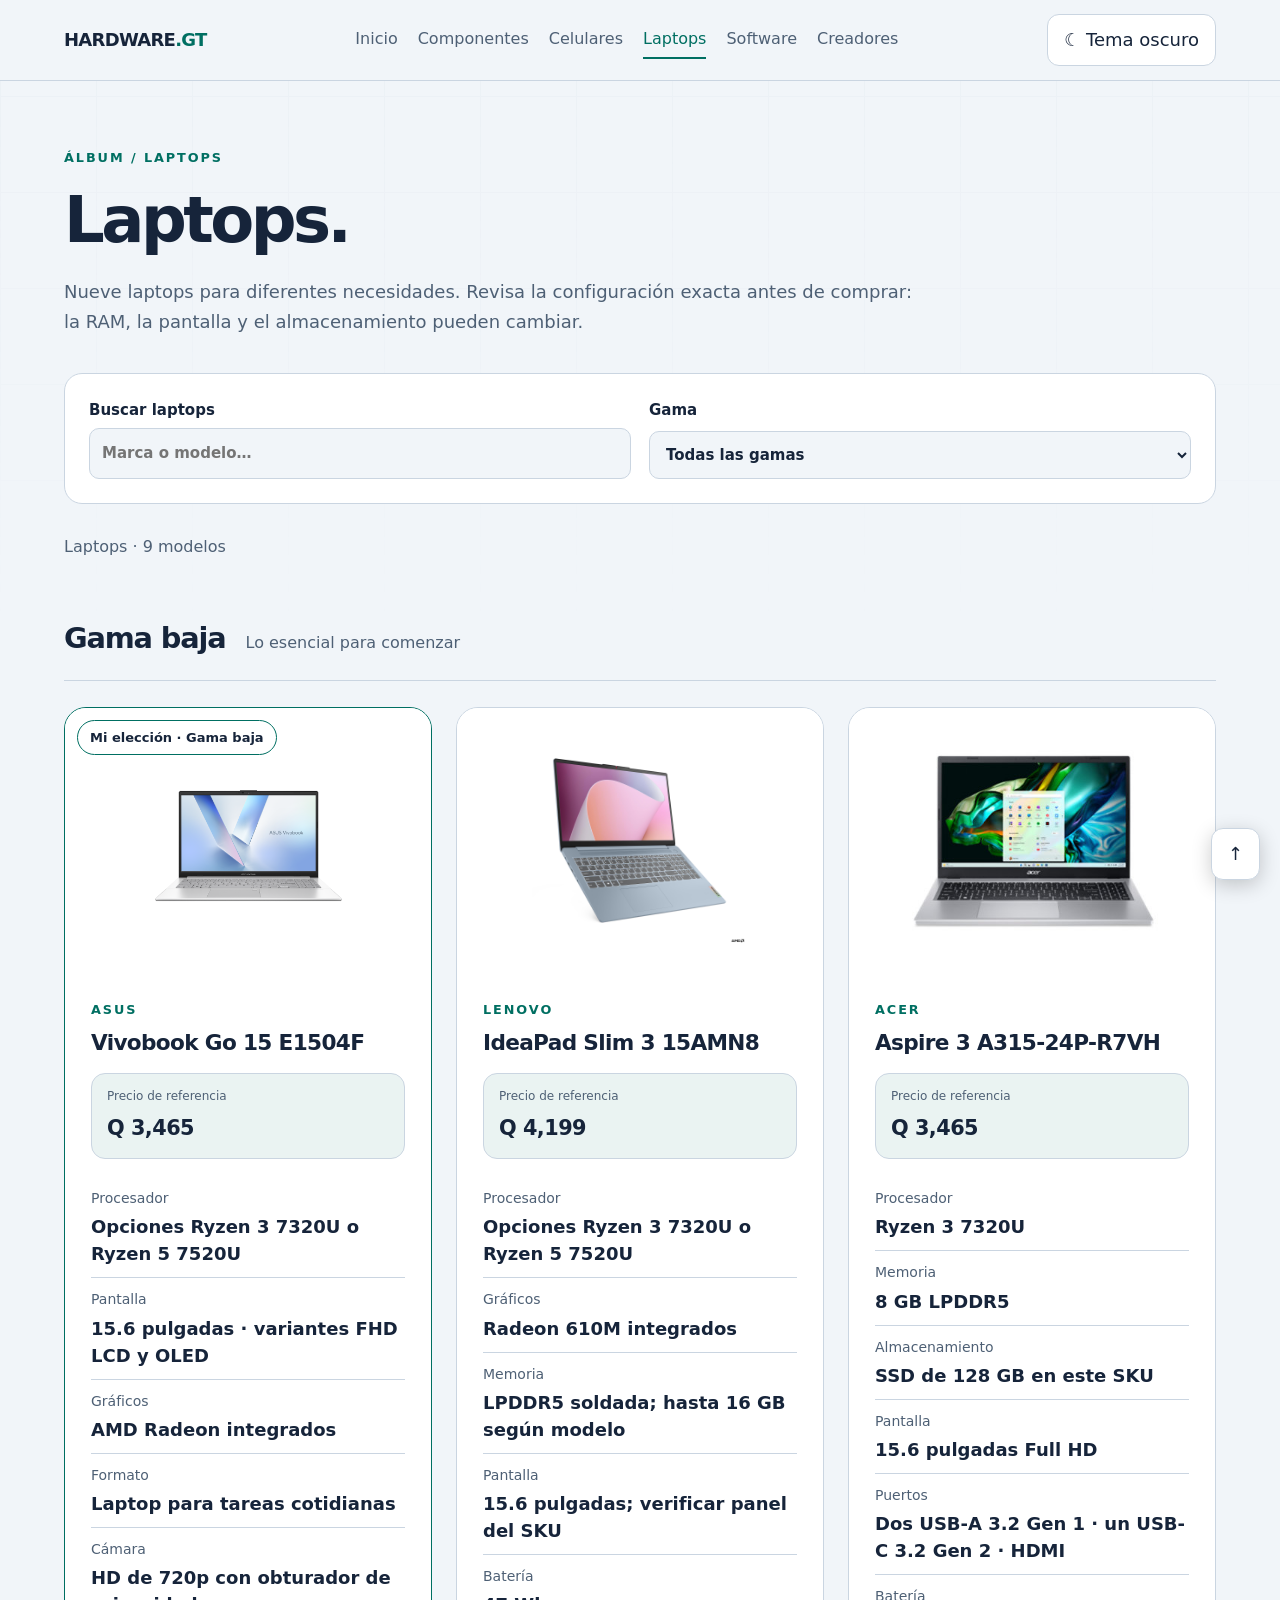
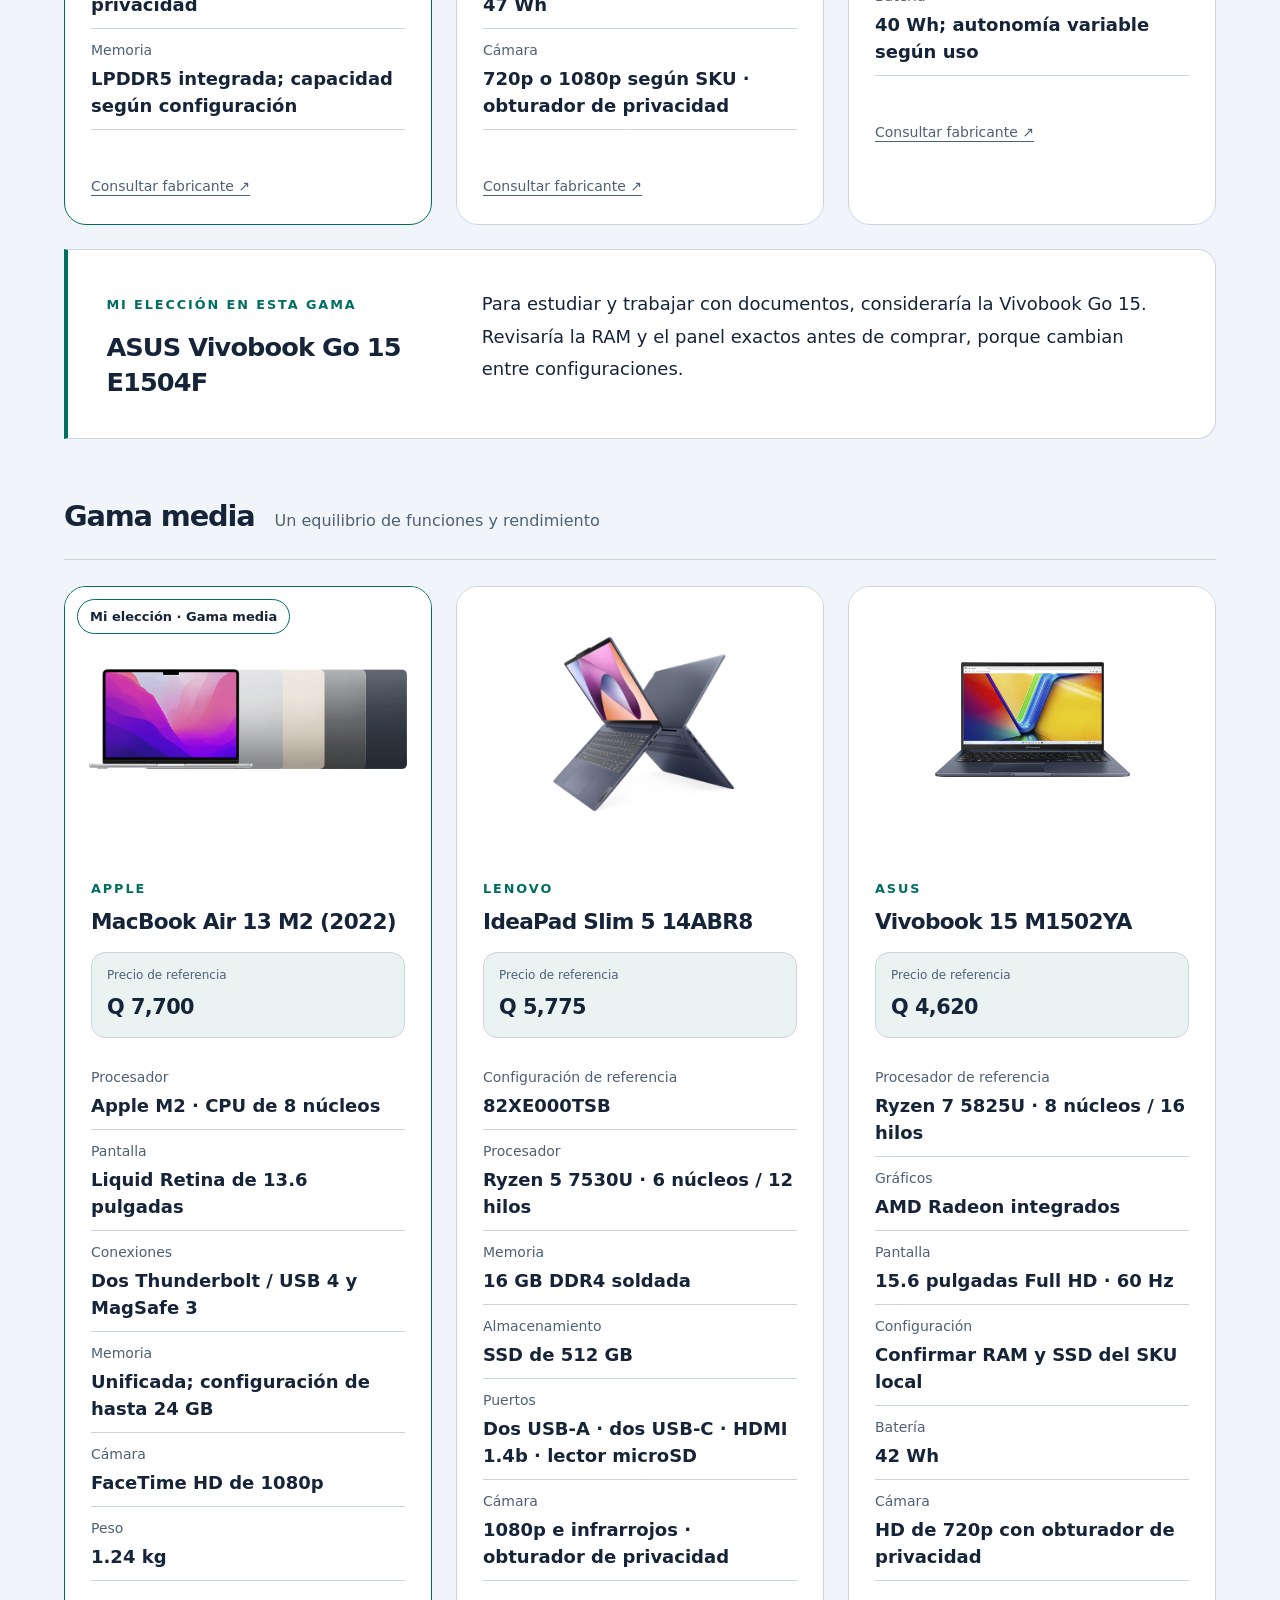
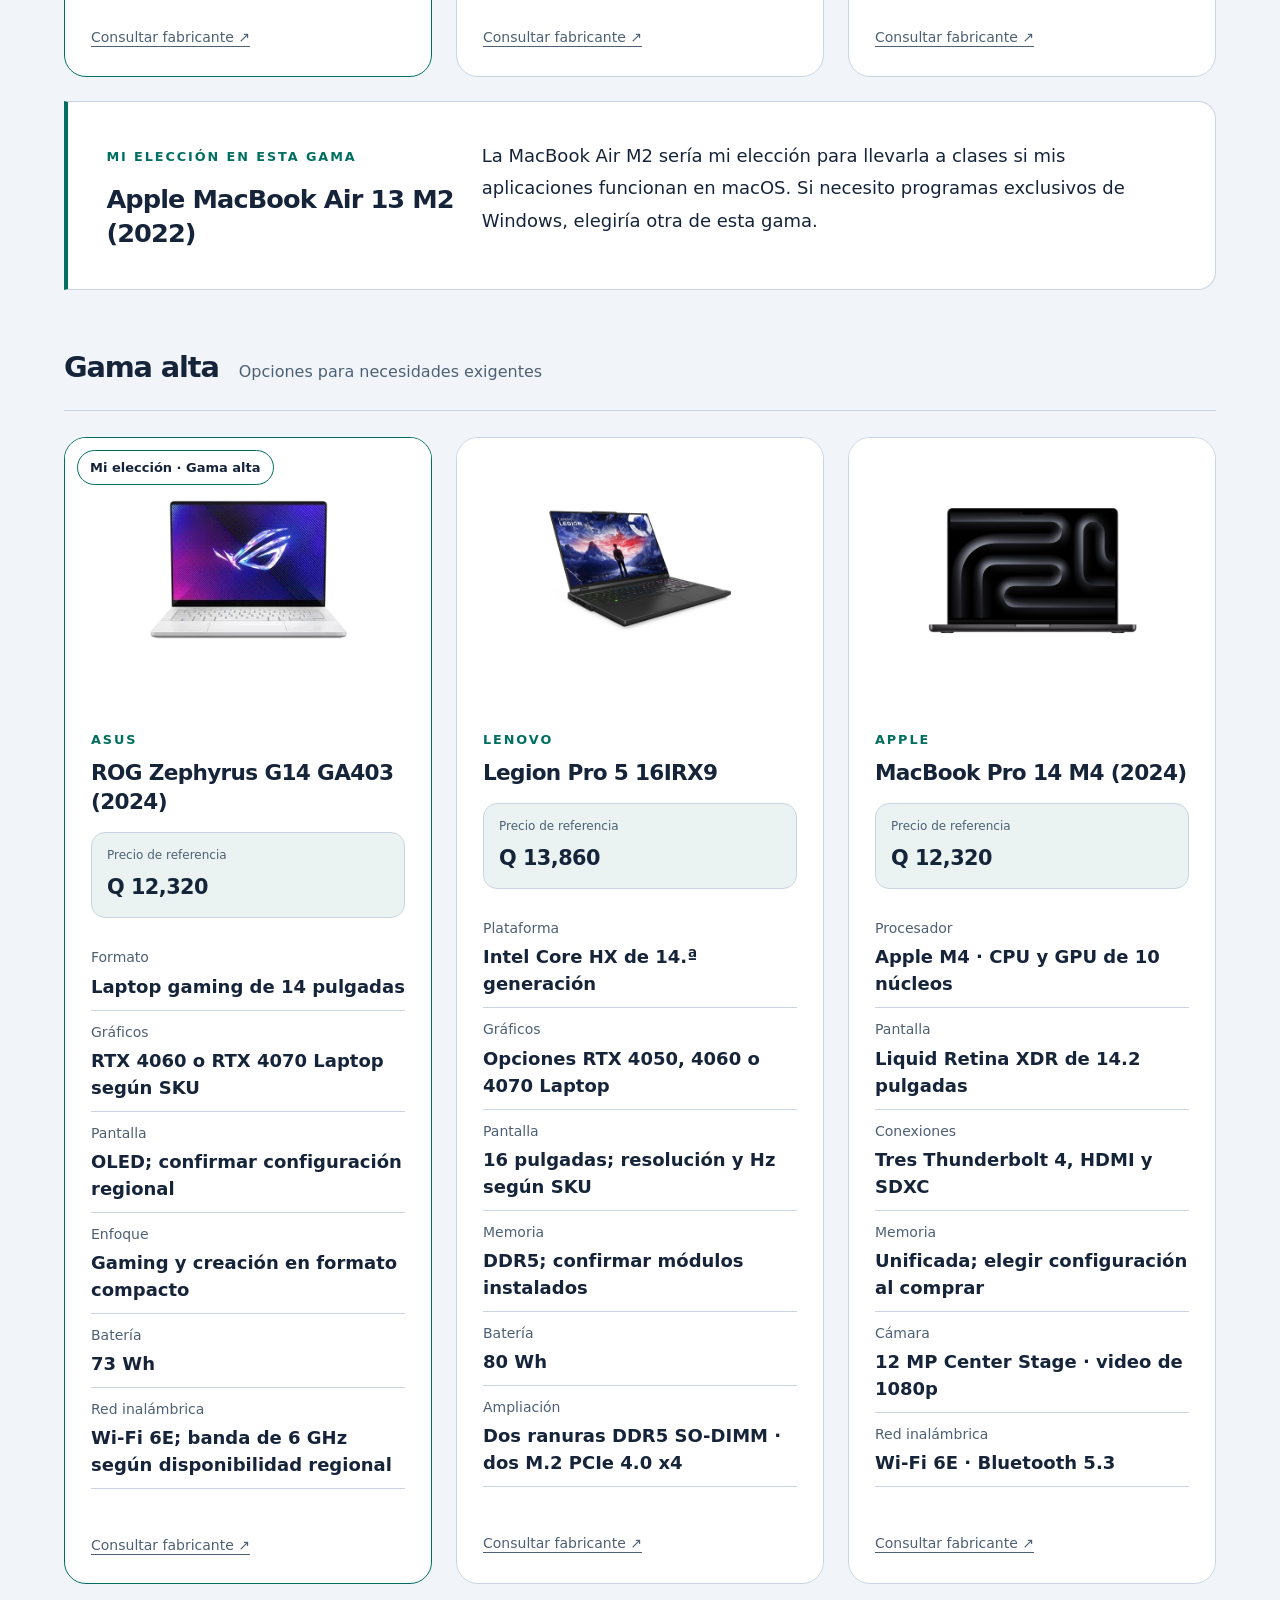
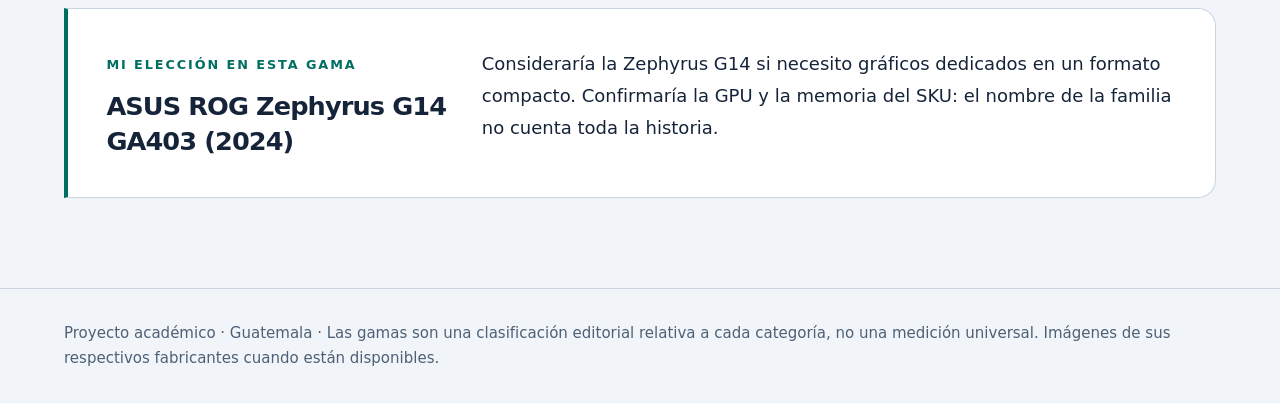
<file: laptops.html>
<!doctype html>
<html lang="es-GT">
<head>
  <meta charset="utf-8">
  <meta name="viewport" content="width=device-width, initial-scale=1">
  <meta name="description" content="Laptops del álbum Hardware GT: procesadores, pantallas, memoria y características por gama.">
  <title>Laptops — Hardware GT</title>
  <link rel="icon" href="media/favicon.svg">
  <link rel="stylesheet" href="css/site.css">
</head>
<body data-catalog="laptops">
<a class="skip-link" href="#contenido">Saltar al contenido</a>
<header class="page-nav">
  <a class="page-brand" href="album.html">HARDWARE<span>.GT</span></a>
  <nav aria-label="Navegación principal">
    <a href="album.html">Inicio</a>
    <a href="componentes.html">Componentes</a>
    <a href="celulares.html">Celulares</a>
    <a href="laptops.html" aria-current="page">Laptops</a>
    <a href="software.html">Software</a>
    <a href="acerca.html">Creadores</a>
  </nav>
  <button id="page-theme" type="button" aria-label="Cambiar tema" aria-pressed="false">Tema claro</button>
</header>
<main class="page-main" id="contenido"><div class="page-intro"><span class="kicker">Álbum / Laptops</span><h1>Laptops.</h1><p>Nueve laptops para diferentes necesidades. Revisa la configuración exacta antes de comprar: la RAM, la pantalla y el almacenamiento pueden cambiar.</p></div>
 <div class="catalog-tools">
 <label>Buscar laptops<input id="catalog-search" type="search" placeholder="Marca o modelo…" autocomplete="off"></label>
 
 <label>Gama<select id="catalog-tier"><option value="todas">Todas las gamas</option><option value="baja">Gama baja</option><option value="media">Gama media</option><option value="alta">Gama alta</option></select></label>
 </div>
 <div class="catalog-pager"><p id="catalog-status" role="status" aria-live="polite"></p></div>
 <div id="catalog-results"></div><noscript>Activa JavaScript para consultar las fichas del catálogo.</noscript></main>
<footer class="page-footer">Proyecto académico · Guatemala · Las gamas son una clasificación editorial relativa a cada categoría, no una medición universal. Imágenes de sus respectivos fabricantes cuando están disponibles.</footer><button class="page-top" id="page-top" type="button" aria-label="Volver arriba">↑</button>
<script src="js/site.js"></script>
<script src="js/devices-data.js"></script>
<script src="js/device-images.js"></script>
<script src="js/tier-advice.js"></script>
<script src="js/product-specs.js"></script>
<script src="js/product-prices.js"></script>
<script src="js/catalog-page.js"></script>
</body>
</html>
</file>
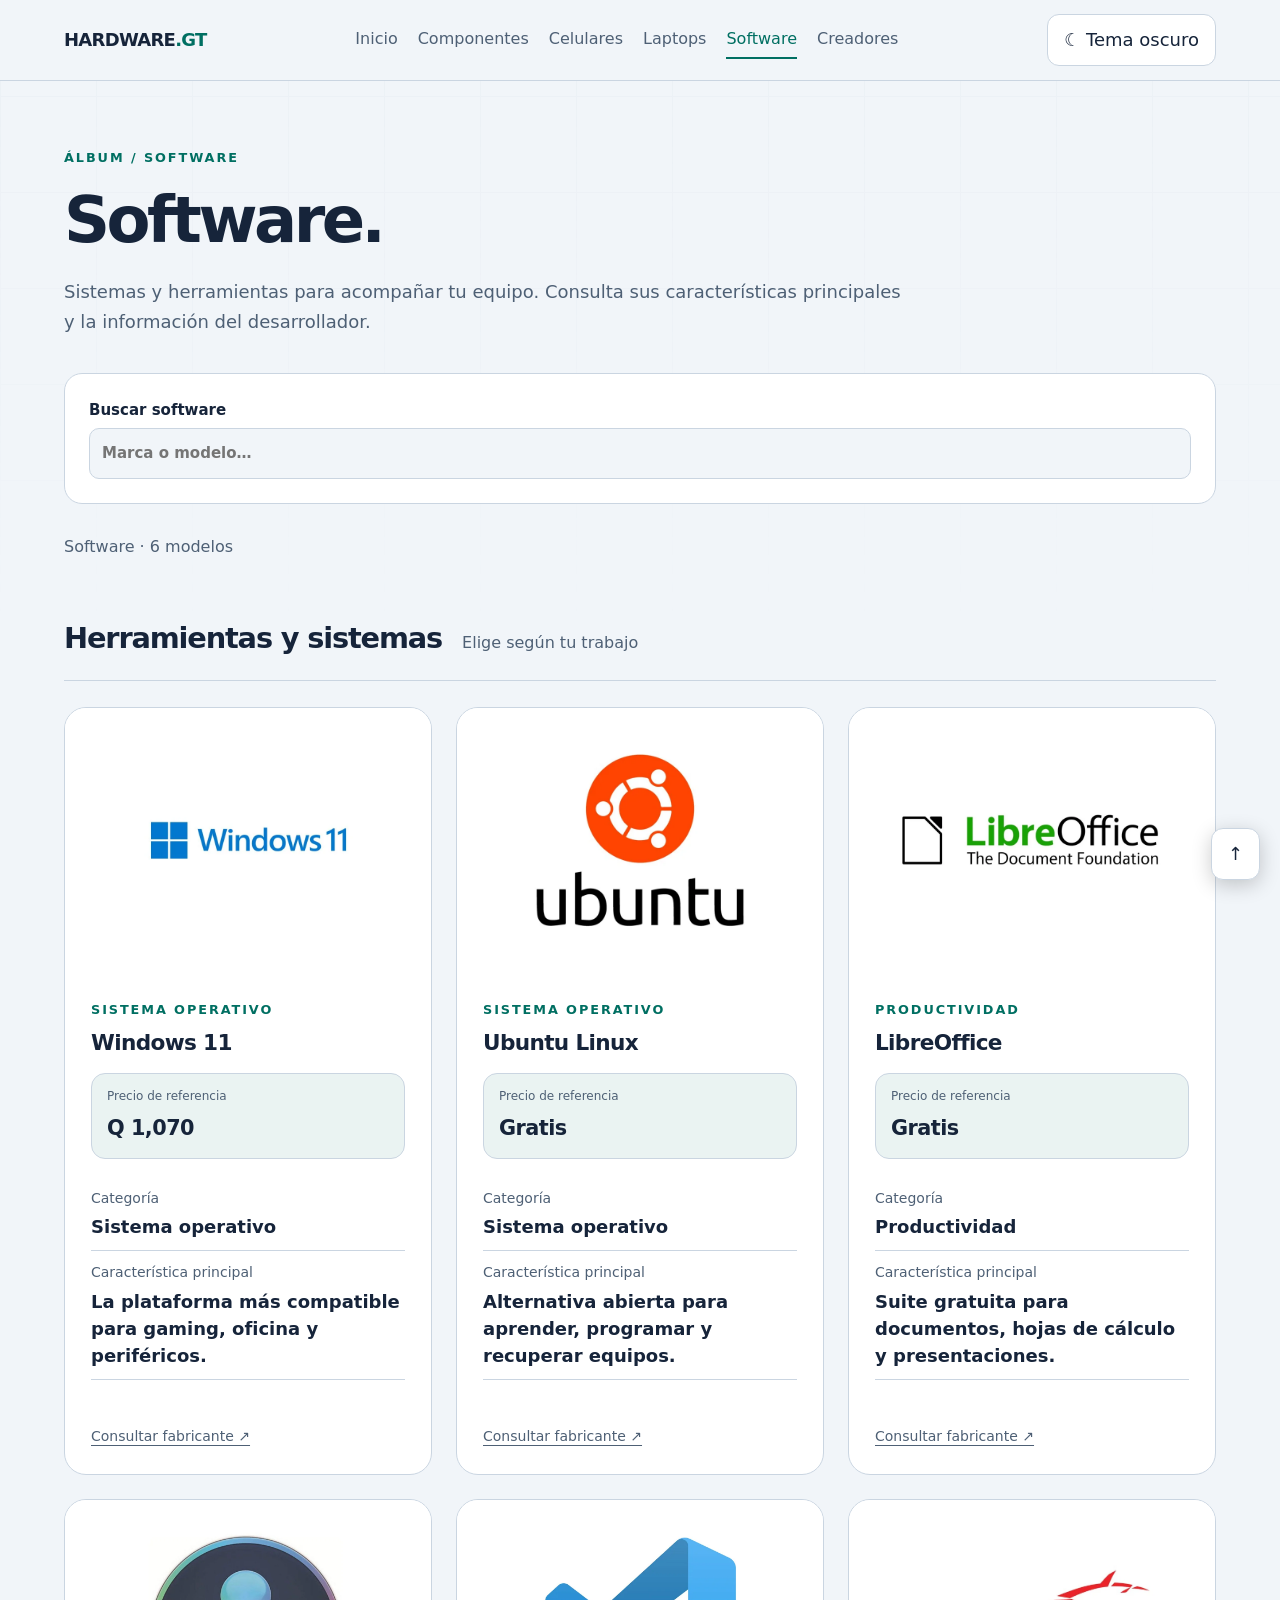
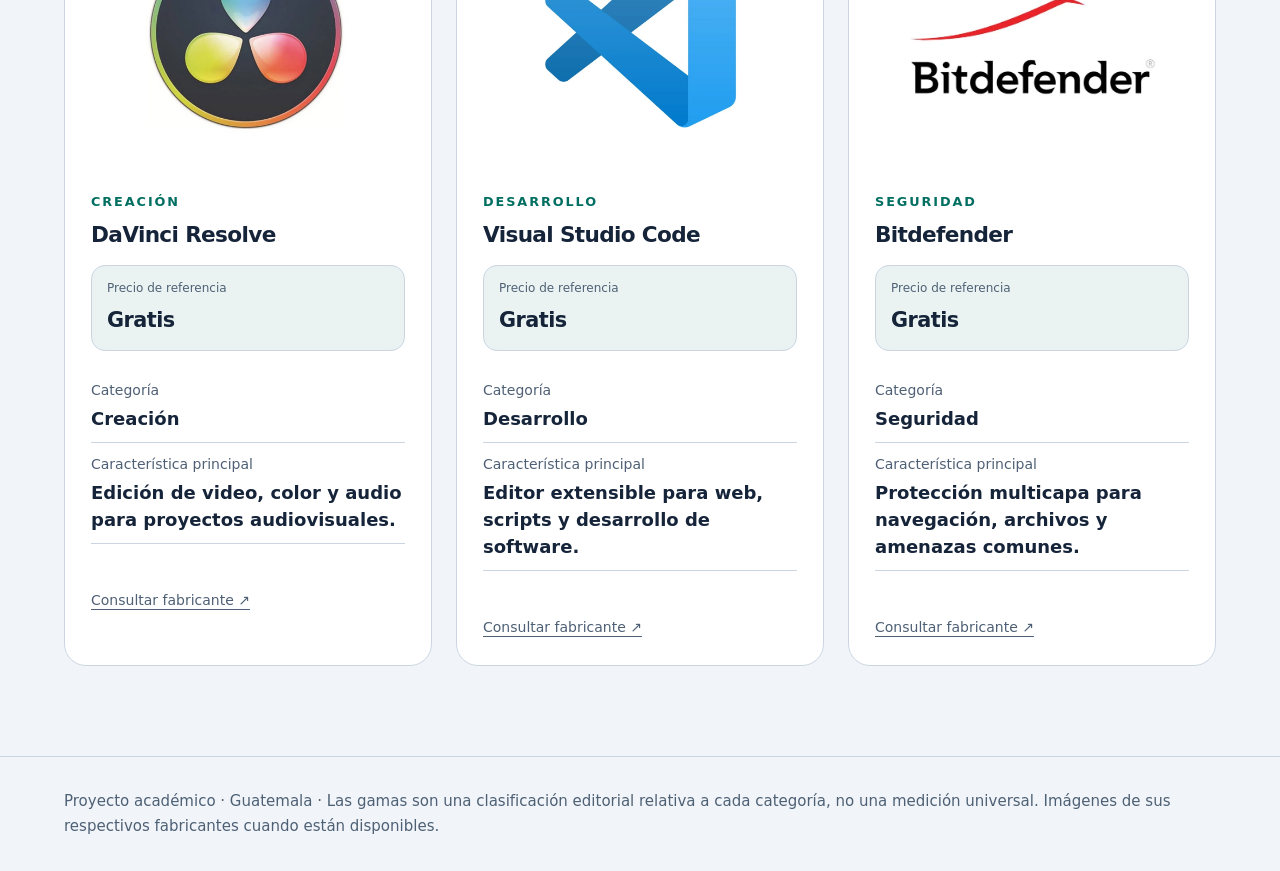
<file: software.html>
<!doctype html>
<html lang="es-GT">
<head>
  <meta charset="utf-8">
  <meta name="viewport" content="width=device-width, initial-scale=1">
  <meta name="description" content="Software del álbum Hardware GT: sistemas, herramientas y características principales.">
  <title>Software — Hardware GT</title>
  <link rel="icon" href="media/favicon.svg">
  <link rel="stylesheet" href="css/site.css">
</head>
<body data-catalog="software">
<a class="skip-link" href="#contenido">Saltar al contenido</a>
<header class="page-nav">
  <a class="page-brand" href="album.html">HARDWARE<span>.GT</span></a>
  <nav aria-label="Navegación principal">
    <a href="album.html">Inicio</a>
    <a href="componentes.html">Componentes</a>
    <a href="celulares.html">Celulares</a>
    <a href="laptops.html">Laptops</a>
    <a href="software.html" aria-current="page">Software</a>
    <a href="acerca.html">Creadores</a>
  </nav>
  <button id="page-theme" type="button" aria-label="Cambiar tema" aria-pressed="false">Tema claro</button>
</header>
<main class="page-main" id="contenido"><div class="page-intro"><span class="kicker">Álbum / Software</span><h1>Software.</h1><p>Sistemas y herramientas para acompañar tu equipo. Consulta sus características principales y la información del desarrollador.</p></div>
 <div class="catalog-tools">
 <label>Buscar software<input id="catalog-search" type="search" placeholder="Marca o modelo…" autocomplete="off"></label>
 
 
 </div>
 <div class="catalog-pager"><p id="catalog-status" role="status" aria-live="polite"></p></div>
 <div id="catalog-results"></div><noscript>Activa JavaScript para consultar las fichas del catálogo.</noscript></main>
<footer class="page-footer">Proyecto académico · Guatemala · Las gamas son una clasificación editorial relativa a cada categoría, no una medición universal. Imágenes de sus respectivos fabricantes cuando están disponibles.</footer><button class="page-top" id="page-top" type="button" aria-label="Volver arriba">↑</button>
<script src="js/site.js"></script>
<script src="js/catalog-extra.js"></script>
<script src="js/product-specs.js"></script>
<script src="js/product-prices.js"></script>
<script src="js/catalog-page.js"></script>
</body>
</html>
</file>
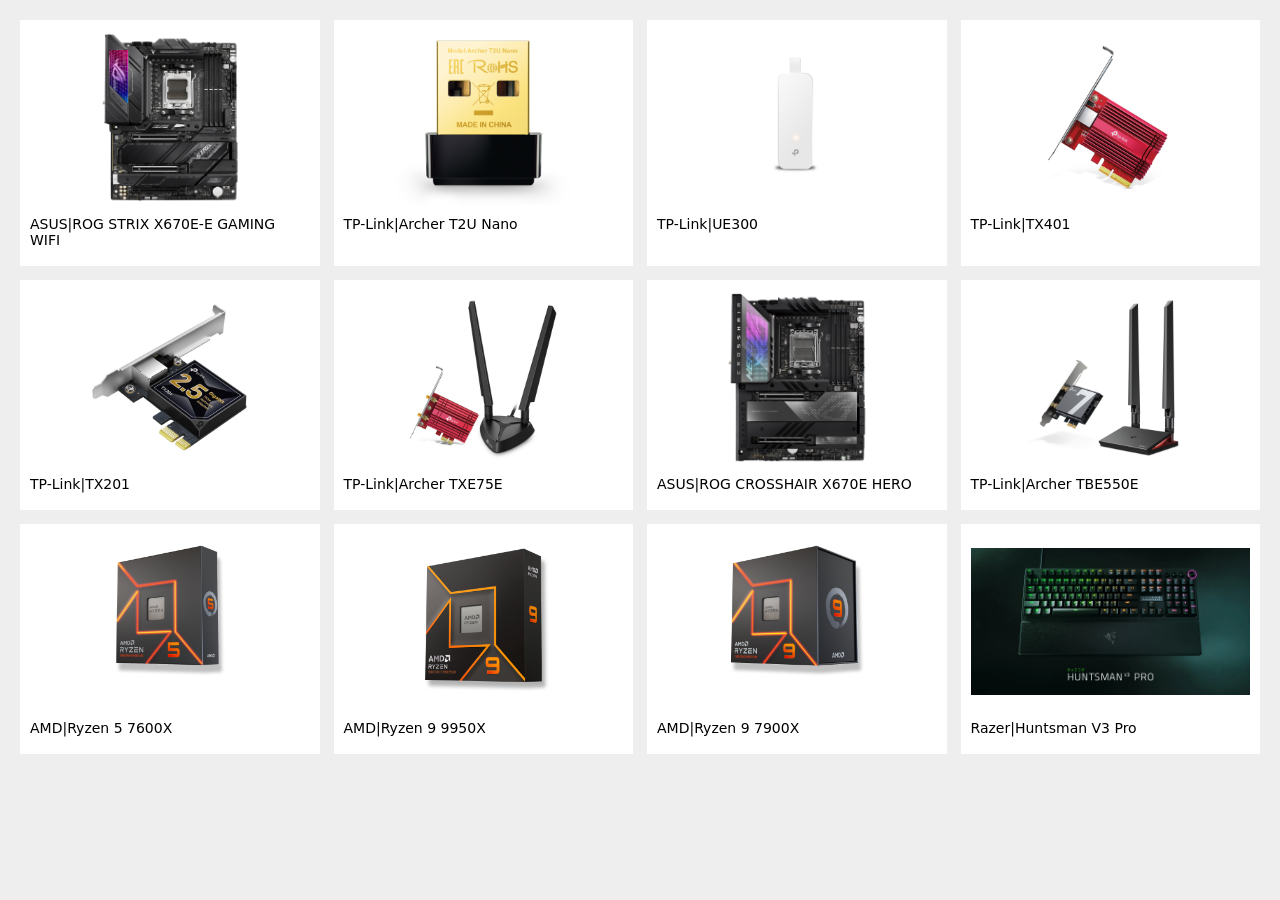
<file: .impeccable/hardware-image-review.html>
<!doctype html><html lang="es"><meta charset="utf-8"><title>Revisión de fotografías</title><style>body{font:14px system-ui;background:#eee;margin:20px}main{display:grid;grid-template-columns:repeat(4,1fr);gap:14px}article{padding:10px;background:white}img{width:100%;height:175px;object-fit:contain}p{margin:8px 0}</style><main></main><script src="../js/hardware-images.js"></script><script>const start=Number(new URLSearchParams(location.search).get('start'))||0;document.querySelector('main').innerHTML=Object.entries(window.hardwareImages).slice(start,start+12).map(([key,p])=>'<article><img src="../'+p.path+'"><p>'+key+'</p></article>').join('');</script></html>
</file>
<file: css/album-book.css>
#book-cover-stage[hidden],
#album-index[hidden],
#comparaciones[hidden],
#close-album[hidden] {
  display: none !important;
}

.book-entrance {
  padding-block: 48px;
  scroll-margin-top: 100px;
}

.book-cover-stage {
  display: grid;
  justify-items: center;
  gap: 34px;
  padding: 32px 16px 50px;
  perspective: 1200px;
}

.book-cover {
  position: relative;
  display: flex;
  flex-direction: column;
  align-items: flex-start;
  width: min(390px, 85vw);
  min-height: 530px;
  padding: 38px 34px 32px 46px;
  border: 1px solid #91bbab;
  border-left: 16px solid #153e37;
  border-radius: 5px 16px 16px 5px;
  background: repeating-linear-gradient(90deg, #ffffff03 0 1px, transparent 1px 4px), linear-gradient(135deg, #244d43, #0e2725);
  color: #f6edcc;
  box-shadow: inset 5px 0 10px #0005, 5px 3px 0 #d4d3bf, 9px 5px 0 #858e7b, 13px 7px 0 #e6e3cf, 17px 9px 0 #25483e, 22px 28px 48px #0005;
  transform: rotateY(-12deg);
  transform-origin: left center;
  font-family: var(--sans);
  text-align: left;
  cursor: pointer;
  transition: transform 400ms ease, box-shadow 400ms ease;
  animation: cover-levitate 5s ease-in-out infinite;
}

@keyframes cover-levitate {
  0%, 100% { translate: 0 0; }
  50% { translate: 0 -14px; }
}

.album-modal {
  width: min(1440px, calc(100vw - 48px));
  max-width: none;
  height: calc(100dvh - 48px);
  max-height: none;
  margin: auto;
  padding: 0;
  border: 1px solid var(--atlas-border);
  border-radius: 24px;
  color: var(--atlas-text);
  background: var(--atlas-bg);
  box-shadow: 0 35px 120px #0009;
  overflow: auto;
  overscroll-behavior: contain;
  scrollbar-gutter: stable;
}

.album-modal::backdrop {
  background: #020d18bd;
  backdrop-filter: blur(12px);
}

.album-modal-header {
  position: sticky;
  top: 0;
  z-index: 20;
  display: flex;
  align-items: center;
  justify-content: space-between;
  gap: 12px;
  padding: 16px 28px;
  background: var(--atlas-bg);
  border-bottom: 1px solid var(--atlas-border);
}

.album-modal-header strong {
  font-size: 14px;
  letter-spacing: .06em;
}

.album-modal #close-album {
  color: var(--atlas-text);
  background: var(--atlas-soft);
  border-color: var(--atlas-border);
  white-space: nowrap;
}

.album-modal .album-book,
.album-modal #album-index,
.album-modal #comparaciones {
  scroll-margin-top: 95px;
}

@media (max-width: 760px) {
  .album-modal {
    width: calc(100vw - 16px);
    height: calc(100dvh - 16px);
    border-radius: 16px;
  }

  .album-modal-header {
    padding: 10px 14px;
  }

  .album-modal-header strong {
    font-size: 11px;
    max-width: 130px;
  }

  .album-modal .section-shell {
    padding-inline: 14px;
  }
}

.book-cover:hover {
  transform: rotateY(-20deg) translateY(-5px);
}

.book-cover:focus-visible {
  outline: 4px solid var(--atlas-accent);
  outline-offset: 12px;
}

.cover-edition {
  font-size: 12px;
  letter-spacing: 0.13em;
}

.cover-emblem {
  display: grid;
  place-items: center;
  width: 68px;
  height: 68px;
  margin-block: 34px;
  border: 1px solid #d6c793;
  border-radius: 50%;
  font-size: 25px;
  font-weight: 800;
}

.cover-title {
  font-size: clamp(27px, 5vw, 36px);
  font-weight: 800;
  line-height: 1.3;
  letter-spacing: -0.04em;
}

.cover-title em {
  font-family: Georgia, serif;
  font-weight: 400;
  font-size: 1.35em;
}

.cover-rule {
  width: 50px;
  height: 1px;
  background: #d6c793;
  margin: 24px 0;
}

.cover-description {
  font-size: 17px;
  line-height: 1.7;
}

.cover-open {
  display: flex;
  justify-content: space-between;
  width: 100%;
  margin-top: 32px;
  font-size: 16px;
  font-weight: 700;
}

.cover-caption {
  color: var(--atlas-muted);
  text-align: center;
  font-size: 17px;
}

@media (max-width: 480px) {
  .book-cover {
    width: min(290px, 73vw);
    min-height: 460px;
    padding: 26px 20px;
    border-left-width: 10px;
  }

  .cover-emblem {
    margin-block: 24px;
  }
}

@media (prefers-reduced-motion: reduce) {
  .book-cover {
    transition: none;
    animation: none;
  }

  .book-cover:hover {
    transform: rotateY(-12deg);
  }
}

.album-book {
  position: relative;
  isolation: isolate;
  margin: 30px 0 48px;
  padding: clamp(16px, 3vw, 40px);
  border: 1px solid var(--atlas-border);
  border-left: 9px solid var(--atlas-accent);
  border-radius: 8px 24px 24px 8px;
  background: var(--atlas-panel);
  box-shadow: 5px 5px 0 var(--atlas-soft), 9px 9px 0 var(--atlas-border), 0 24px 65px #0003;
  scroll-margin-top: 110px;
}

.book-toolbar {
  display: flex;
  justify-content: space-between;
  align-items: center;
  gap: 24px;
  padding-bottom: 24px;
  border-bottom: 1px solid var(--atlas-border);
}

.book-toolbar p {
  margin: 8px 0 0;
  font-size: 20px;
  font-weight: 700;
  color: var(--atlas-text);
}

.book-index {
  display: grid;
  gap: 8px;
  font-size: 14px;
  color: var(--atlas-muted);
}

.book-index select {
  max-width: 100%;
  min-height: 48px;
  padding: 10px 34px 10px 14px;
  border: 1px solid var(--atlas-border);
  border-radius: 10px;
  background: var(--atlas-soft);
  color: var(--atlas-text);
  font: inherit;
  font-size: 16px;
}

.book-navigation {
  display: flex;
  justify-content: space-between;
  align-items: center;
  gap: 12px;
  padding: 22px 0;
}

.book-navigation button {
  min-height: 48px;
  padding: 12px 20px;
  border: 1px solid var(--atlas-border);
  border-radius: 8px;
  color: var(--atlas-text);
  background: var(--atlas-soft);
  font: 700 16px/1.4 var(--sans);
  cursor: pointer;
  transition: transform 180ms ease, border-color 180ms ease;
}

.book-navigation button:hover:not(:disabled) {
  transform: translateY(-3px);
  border-color: var(--atlas-accent);
}

.book-navigation button:disabled {
  opacity: 0.45;
  cursor: default;
}

.book-navigation button:focus-visible,
.book-index select:focus-visible {
  outline: 3px solid var(--atlas-accent);
  outline-offset: 4px;
}

.book-page-number {
  color: var(--atlas-muted);
  font: 500 15px/1.5 var(--mono);
  white-space: nowrap;
}

.book-stage {
  overflow: clip;
  padding: 8px 0;
}

.album-book .component-section[hidden] {
  display: none !important;
}

.album-book .component-section {
  margin: 0;
  padding-top: 12px;
  backface-visibility: hidden;
}

.book-navigation-bottom {
  border-top: 1px solid var(--atlas-border);
  padding-bottom: 0;
}

.album-book .spec-list {
  grid-template-columns: minmax(0, 1fr);
}

.album-book .spec-list div {
  display: grid;
  grid-template-columns: minmax(0, 1fr) minmax(0, 1fr);
  gap: 12px;
}

.album-book .spec-list b {
  max-width: none;
  font-size: 16px;
  line-height: 1.6;
}

@media (max-width: 1000px) {
  .album-book .product-grid {
    grid-template-columns: minmax(0, 1fr);
  }
}

@media (max-width: 760px) {
  .album-book {
    border-left-width: 4px;
    border-radius: 4px 16px 16px 4px;
    padding: 14px;
    scroll-margin-top: 85px;
  }

  .book-toolbar {
    display: grid;
    gap: 18px;
  }

  .book-index {
    min-width: 0;
  }

  .book-navigation {
    flex-wrap: wrap;
  }

  .book-navigation button {
    flex: 1;
    padding: 10px;
    font-size: 14px;
  }

  .book-page-number {
    order: -1;
    width: 100%;
    text-align: center;
  }

  .album-book .component-header {
    flex-wrap: wrap;
  }
}

@media (prefers-reduced-motion: reduce) {
  .book-navigation button {
    transition: none;
  }
}
</file>
<file: css/entrance.css>
:root {
  color-scheme: dark;
  --sans: system-ui, sans-serif;
  --atlas-accent: #72efd0;
}

* {
  box-sizing: border-box;
}

body {
  margin: 0;
  color: #e9f4ef;
  font-family: var(--sans);
  background: radial-gradient(ellipse at 50% 40%, #163549, #080f1d 55%, #050913);
}

.entrance {
  min-height: 100svh;
  display: flex;
  flex-direction: column;
  justify-content: center;
  align-items: center;
  gap: 36px;
  padding: 40px 24px;
  overflow: clip;
  perspective: 1400px;
}

.entrance-label {
  margin: 0;
  font-size: 13px;
  letter-spacing: .2em;
  text-align: center;
  color: #b7d6d0;
}

.entrance .book-cover {
  text-decoration: none;
  flex-shrink: 0;
  isolation: isolate;
  color: #ecf6ff;
  border-color: #5889a4;
  border-left-color: #172b3a;
  background: linear-gradient(110deg, #ffffff0c, transparent 30%), linear-gradient(155deg, #20394b, #101d30 50%, #071420);
  box-shadow: inset 5px 0 9px #0008, 4px 2px 0 #b0c8d5, 8px 4px 0 #465d71, 12px 6px 0 #c4d8e3, 16px 8px 0 #15334a, 18px 26px 45px #0008;
  /* Float with its own compositor transform; the spine and click target stay intact. */
  translate: 0 0;
  will-change: translate;
  animation: cover-float 7.2s cubic-bezier(0.45, 0, 0.55, 1) infinite;
  transition: none;
  touch-action: manipulation;
  -webkit-tap-highlight-color: transparent;
}

.book-cover > span {
  position: relative;
  z-index: 1;
}

.cover-circuits {
  position: absolute;
  inset: 0;
  width: 100%;
  height: 100%;
  color: #66bcd055;
  pointer-events: none;
}

.energy-rays {
  opacity: .7;
}

.entrance .cover-emblem {
  align-self: center;
  width: 100px;
  height: 100px;
  border: 1px solid #61d6e7;
  border-radius: 16px;
  background: #0a1726;
  box-shadow: 0 0 0 7px #142e41, 0 0 0 8px #46768a, 0 0 35px #42c8e333;
}

.cover-emblem span {
  display: grid;
  place-items: center;
  width: 74px;
  height: 74px;
  border: 1px solid #41758a;
  border-radius: 8px;
  background: linear-gradient(145deg, #285768, #122739);
  color: #a5f3ff;
  font: 800 30px/1 system-ui, sans-serif;
}

.entrance .cover-title em {
  font-family: var(--sans);
  font-style: normal;
  font-weight: 300;
  color: #9ce5f2;
}

.entrance .cover-rule {
  background: #ffc47a;
}

.entrance .cover-description {
  color: #c4d8e7;
}

.entrance .cover-open {
  padding-top: 18px;
  border-top: 1px solid #365569;
  color: #b1f3ff;
}

.is-entering .book-cover,
.is-away .book-cover,
.is-entering .energy-rays,
.is-away .energy-rays {
  animation-play-state: paused;
}

@keyframes cover-float {
  0%, 100% { translate: 0 0; }
  50% { translate: 0 -9px; }
}

@keyframes energy-breathe {
  0%, 100% { opacity: .45; }
  50% { opacity: .95; }
}

@media (prefers-reduced-motion: reduce) {
  .entrance .book-cover,
  .energy-rays {
    animation: none;
    translate: 0 0;
  }
}

@media (pointer: coarse) {
  .entrance .book-cover {
    animation-duration: 8.4s;
  }
}

.entrance-caption {
  margin: 0;
  color: #bdd1ce;
  font-size: 17px;
  text-align: center;
}

.book-effects {
  position: relative;
  perspective: 1400px;
  transform: rotateX(0deg) rotateY(0deg);
  transition: transform 250ms ease-out;
}

.book-effects::before,
.book-effects::after {
  content: "";
  position: absolute;
  inset: 18% -18%;
  border: 1px solid #79e9ff44;
  border-radius: 50%;
  pointer-events: none;
  transform: rotate(-25deg) scale(.9);
  opacity: .35;
}

.book-effects::after {
  inset: 8% -9%;
  transform: rotate(22deg);
  border-color: #ffc47a33;
}

.book-cover .cover-light {
  position: absolute;
  inset: 0;
  z-index: 2;
  border-radius: inherit;
  overflow: hidden;
  pointer-events: none;
}

.cover-light::before {
  content: "";
  position: absolute;
  inset: -30%;
  background: linear-gradient(115deg, transparent 38%, #8de7ff18 48%, #ffffff20 50%, transparent 62%);
  transform: translateX(-75%);
  animation: holographic-sweep 7s ease-in-out infinite;
}

.cover-light::after {
  content: "";
  position: absolute;
  width: 220px;
  height: 220px;
  left: -110px;
  top: -110px;
  background: radial-gradient(circle, #aeedff24, transparent 68%);
  transform: translate(var(--light-x, 150px), var(--light-y, 160px));
  opacity: 0;
  transition: opacity 250ms ease;
}

.book-effects.is-pointing .cover-light::after {
  opacity: 1;
}

.circuit-pulses {
  fill: none;
  stroke: #e1fcff;
  stroke-width: 2;
  stroke-dasharray: 12 180;
  /* Keep the circuit texture cached; the cover sweep supplies the motion. */
  opacity: .65;
}

.energy-field {
  position: absolute;
  inset: -25px;
  pointer-events: none;
}

.energy-field i {
  position: absolute;
  width: 3px;
  height: 22px;
  border-radius: 3px;
  background: #97eeff;
  box-shadow: 0 0 10px #6ee3ff;
  left: -5%;
  top: 65%;
  animation: energy-rise 5s ease-in-out infinite;
}

.energy-field i:nth-child(2) { left: 105%; top: 85%; animation-delay: -2s; }
.energy-field i:nth-child(3) { left: 101%; top: 35%; animation-delay: -3.5s; }
.energy-field i:nth-child(4) { left: -9%; top: 30%; animation-delay: -1s; }
.energy-field i:nth-child(5) { left: 50%; top: 104%; animation-delay: -4s; background: #ffc47a; }
.energy-field i:nth-child(6) { left: 85%; top: 0; animation-delay: -2.5s; }

.is-entering .book-effects::before {
  animation: entry-wave 850ms ease-out both;
}

.is-entering .book-effects::after {
  animation: entry-wave 850ms 100ms ease-out both;
}

.is-entering .cover-light::before,
.is-entering .circuit-pulses,
.is-entering .energy-field i,
.is-away .cover-light::before,
.is-away .circuit-pulses,
.is-away .energy-field i {
  animation-play-state: paused;
}

@keyframes holographic-sweep {
  0%, 20% { transform: translateX(-75%); }
  70%, 100% { transform: translateX(75%); }
}

@keyframes circuit-travel {
  to { stroke-dashoffset: -384; }
}

@keyframes energy-rise {
  0%, 100% { transform: translateY(0) scaleY(.3); opacity: 0; }
  35% { opacity: .7; }
  80% { transform: translateY(-70px) scaleY(1); opacity: 0; }
}

@keyframes entry-wave {
  from { transform: scale(.8); opacity: .8; }
  to { transform: scale(2); opacity: 0; }
}

@media (pointer: coarse) {
  .energy-field i:nth-child(n+4) { display: none; }
  .circuit-pulses { animation-duration: 8s; }
}

@media (prefers-reduced-motion: reduce) {
  .book-effects { transform: none; transition: none; }
  .cover-light::before,
  .circuit-pulses,
  .energy-field i,
  .is-entering .book-effects::before,
  .is-entering .book-effects::after { animation: none; }
  .energy-field { display: none; }
}

@media (max-height: 740px) {
  .entrance {
    gap: 24px;
    padding-block: 28px;
  }

  .entrance .book-cover {
    min-height: 440px;
    padding-block: 24px;
  }

  .cover-emblem {
    margin-block: 20px;
  }
}

/* Full-screen technological stage; all large surfaces remain static. */
.tech-universe {
  position: fixed;
  inset: 0;
  overflow: hidden;
  pointer-events: none;
  z-index: -1;
  background: radial-gradient(ellipse at 50% 45%, #143d4d 0, #091a29 44%, #040a14 85%);
}
.tech-grid {
  position: absolute;
  inset: 0;
  background-image: linear-gradient(#7ad6e30b 1px, transparent 1px), linear-gradient(90deg, #7ad6e30b 1px, transparent 1px);
  background-size: 72px 72px;
  mask-image: radial-gradient(ellipse, transparent 20%, #000 85%);
}
.tech-orbit {
  position: absolute;
  width: min(80vw, 1100px);
  aspect-ratio: 1;
  left: 50%;
  top: 50%;
  border: 1px solid #75d9ef24;
  border-radius: 50%;
  animation: orbital-turn 50s linear infinite;
}
.tech-orbit::before {
  content: "";
  position: absolute;
  width: 8px;
  height: 8px;
  left: 50%;
  top: -4px;
  border-radius: 50%;
  background: #a5f8ed;
  box-shadow: 0 0 18px #7be8e8;
}
.orbit-two {
  width: min(95vw, 1400px);
  border-style: dashed;
  border-color: #f6bd7120;
  animation-duration: 80s;
  animation-direction: reverse;
}
.orbit-two::before {
  background: #ffc47a;
}
.universe-circuits {
  position: absolute;
  width: 100%;
  height: 100%;
  color: #6ddbd354;
}
.universe-nodes {
  opacity: .8;
}
.tech-coordinate {
  position: absolute;
  top: 50%;
  color: #93bbcb;
  font: 11px/1.4 ui-monospace, monospace;
  letter-spacing: .18em;
  writing-mode: vertical-rl;
}
.coordinate-left {
  left: 30px;
  transform: rotate(180deg);
}
.coordinate-right {
  right: 30px;
}
.entrance {
  width: 100%;
  min-height: 100svh;
  gap: clamp(18px, 3vh, 34px);
  padding-block: clamp(24px, 4vh, 48px);
}
.entrance .book-cover {
  width: min(460px, 80vw);
  min-height: min(650px, 72svh);
  padding: clamp(26px, 4vw, 42px);
  padding-left: clamp(32px, 5vw, 52px);
  justify-content: space-between;
}
.entrance .cover-title {
  font-size: clamp(32px, 4.5vw, 48px);
}
.entrance .cover-description {
  font-size: clamp(15px, 1.5vw, 18px);
  line-height: 1.65;
}
.entrance .cover-open {
  width: 100%;
}
.book-cover:focus-visible {
  outline: 3px solid #a5f8ed;
  outline-offset: 12px;
}
.is-away .tech-orbit,
.is-away .universe-nodes {
  animation-play-state: paused;
}
@keyframes orbital-turn {
  from {
    transform: translate(-50%, -50%) rotate(0);
  }
  to {
    transform: translate(-50%, -50%) rotate(360deg);
  }
}
@media (max-width: 620px) {
  .tech-coordinate {
    display: none;
  }
  .tech-orbit {
    width: 130vw;
  }
  .orbit-two {
    display: none;
  }
  .entrance .cover-emblem {
    width: 80px;
    height: 80px;
    margin-block: 24px;
  }
  .cover-emblem span {
    width: 58px;
    height: 58px;
  }
  .entrance .book-cover {
    min-height: min(550px, 72svh);
  }
}
@media (max-height: 530px) and (min-width: 621px) {
  .entrance {
    gap: 16px;
    padding: 24px;
  }
  .entrance .book-cover {
    min-height: 270px;
    width: min(540px, 80vw);
    padding: 16px 28px;
  }
  .entrance .cover-emblem {
    display: none;
  }
  .entrance .cover-title {
    font-size: 28px;
    line-height: 1.15;
  }
  .entrance .cover-title em {
    font-size: 1.2em;
  }
  .entrance .cover-description {
    font-size: 14px;
    line-height: 1.4;
  }
  .entrance .cover-rule {
    margin-block: 12px;
  }
  .entrance .cover-open {
    margin-top: 12px;
    padding-top: 10px;
  }
}
@media (prefers-reduced-motion: reduce) {
  .tech-orbit,
  .universe-nodes {
    animation: none;
  }
  .tech-orbit {
    transform: translate(-50%, -50%);
  }
}
</file>
<file: css/page-transition.css>
/* Keep navigation native while morphing the book cover into the album scene. */
@view-transition {
  navigation: auto;
}

::view-transition-group(root) {
  animation-duration: 1120ms;
  animation-timing-function: cubic-bezier(.2, .72, .16, 1);
}

::view-transition-old(root) {
  animation: page-depart 1120ms cubic-bezier(.2, .72, .16, 1) both;
  mix-blend-mode: normal;
}

::view-transition-new(root) {
  animation: page-arrive 1120ms cubic-bezier(.2, .72, .16, 1) both;
  mix-blend-mode: normal;
}

/* A named element survives the document swap: the cover itself becomes the
   holographic computer scene, so the user sees one continuous opening motion. */
#enter-site {
  view-transition-name: album-opening;
}

.album-opening-target {
  view-transition-name: album-opening;
}

/* Pause ambient CSS motion while snapshots are being composed, especially on
   phones where the book-fold is the animation that deserves GPU time. */
.is-entering *,
.is-revealing * {
  animation-play-state: paused !important;
}

::view-transition-group(album-opening) {
  animation-duration: 1120ms;
  animation-timing-function: cubic-bezier(.22, .72, .16, 1);
  perspective: 1500px;
  overflow: visible;
}

::view-transition-image-pair(album-opening) {
  isolation: isolate;
}

::view-transition-old(album-opening) {
  z-index: 2;
  backface-visibility: hidden;
  transform-origin: left center;
  animation: cover-fold-away 1120ms cubic-bezier(.58, .02, .18, 1) both;
}

::view-transition-new(album-opening) {
  z-index: 1;
  backface-visibility: hidden;
  transform-origin: left center;
  animation: album-scene-unfold 1120ms cubic-bezier(.2, .72, .16, 1) both;
}

@keyframes cover-fold-away {
  0% {
    opacity: 1;
    transform: perspective(1500px) rotateY(-12deg) scale(1);
  }
  38% {
    opacity: 1;
    transform: perspective(1500px) rotateY(-82deg) scale(.96);
  }
  100% {
    opacity: 0;
    transform: perspective(1500px) rotateY(-158deg) scale(.91);
  }
}

@keyframes album-scene-unfold {
  0% {
    opacity: .18;
    transform: perspective(1500px) rotateY(68deg) scale(.92);
  }
  42% {
    opacity: .78;
    transform: perspective(1500px) rotateY(24deg) scale(.97);
  }
  100% {
    opacity: 1;
    transform: perspective(1500px) rotateY(0) scale(1);
  }
}

@keyframes page-depart {
  from {
    opacity: 1;
  }
  to {
    opacity: 0;
  }
}

@keyframes page-arrive {
  from {
    opacity: 0;
  }
  to {
    opacity: 1;
  }
}

@media (max-width: 700px) {
  ::view-transition-group(root),
  ::view-transition-old(root),
  ::view-transition-new(root),
  ::view-transition-group(album-opening),
  ::view-transition-old(album-opening),
  ::view-transition-new(album-opening) {
    animation-duration: 920ms;
  }

  ::view-transition-group(root),
  ::view-transition-old(root),
  ::view-transition-new(root) {
    animation-timing-function: cubic-bezier(.2, .72, .16, 1);
  }

  ::view-transition-group(album-opening) {
    perspective: 900px;
  }

  ::view-transition-old(album-opening) {
    animation-name: cover-fold-mobile;
    animation-timing-function: cubic-bezier(.48, .04, .2, 1);
  }

  ::view-transition-new(album-opening) {
    animation-name: scene-unfold-mobile;
    animation-timing-function: cubic-bezier(.2, .72, .16, 1);
  }
}

@keyframes cover-fold-mobile {
  0% {
    opacity: 1;
    transform: perspective(900px) rotateY(-12deg);
  }
  45% {
    opacity: 1;
    transform: perspective(900px) rotateY(-76deg);
  }
  100% {
    opacity: 0;
    transform: perspective(900px) rotateY(-148deg);
  }
}

@keyframes scene-unfold-mobile {
  0% {
    opacity: .18;
    transform: perspective(900px) rotateY(56deg);
  }
  45% {
    opacity: .8;
    transform: perspective(900px) rotateY(18deg);
  }
  100% {
    opacity: 1;
    transform: perspective(900px) rotateY(0);
  }
}

@media (prefers-reduced-motion: reduce) {
  @view-transition {
    navigation: none;
  }
  ::view-transition-old(root),
  ::view-transition-new(root),
  ::view-transition-old(album-opening),
  ::view-transition-new(album-opening) {
    animation: none;
  }
}
</file>
<file: css/site.css>
/* Shared layout: readable cards, restrained motion and both color themes. */
:root {
  color-scheme: dark;
  --page: #080c1b;
  --surface: #131b30;
  --text: #f1f5ff;
  --muted: #bbc7df;
  --line: #354560;
  --accent: #69ecd3;
  --image-bg: #ffffff;
}
[data-theme="light"] {
  color-scheme: light;
  --page: #f1f5f9;
  --surface: #ffffff;
  --text: #16243a;
  --muted: #4e6075;
  --line: #cad5e1;
  --accent: #006f62;
}
* {
  box-sizing: border-box;
}
html {
  scroll-behavior: smooth;
  scroll-padding-top: 140px;
}
body {
  margin: 0;
  background: var(--page);
  color: var(--text);
  font-family: "Manrope", system-ui, sans-serif;
  font-size: 18px;
  line-height: 1.65;
}
a {
  color: inherit;
}
button, input, select {
  font: inherit;
}
button, select {
  cursor: pointer;
}
button, .page-link {
  padding: .65rem 1rem;
  border: 1px solid var(--line);
  border-radius: 12px;
  background: var(--surface);
  color: var(--text);
}
button:disabled {
  opacity: .45;
  cursor: default;
}
:focus-visible {
  outline: 3px solid var(--accent);
  outline-offset: 5px;
}
.skip-link {
  position: fixed;
  top: -100px;
  left: 20px;
  z-index: 200;
}
.skip-link:focus {
  top: 10px;
  background: var(--surface);
  padding: 12px;
}
.page-nav {
  position: sticky;
  top: 0;
  z-index: 80;
  display: flex;
  align-items: center;
  justify-content: space-between;
  flex-wrap: wrap;
  gap: 12px 24px;
  padding: 14px max(5vw, 18px);
  background: var(--page);
  border-bottom: 1px solid var(--line);
}
.page-brand {
  font-weight: 800;
  text-decoration: none;
  letter-spacing: -.04em;
}
.page-brand span {
  color: var(--accent);
}
.page-nav nav {
  display: flex;
  flex-wrap: wrap;
  gap: 8px 20px;
  font-size: 16px;
}
.page-nav nav a {
  text-decoration: none;
  padding: 5px 0;
  color: var(--muted);
}
.page-nav nav a[aria-current="page"] {
  color: var(--accent);
  border-bottom: 2px solid;
}
.page-main {
  width: min(1380px, 90%);
  margin: 0 auto;
  padding: 60px 0 90px;
}
.page-intro {
  max-width: 850px;
  margin-bottom: 36px;
}
.page-intro h1 {
  font-size: clamp(2.4rem, 5vw, 4.7rem);
  line-height: 1.08;
  letter-spacing: -.055em;
  margin: 15px 0 22px;
}
.page-intro p {
  color: var(--muted);
}
.kicker {
  text-transform: uppercase;
  letter-spacing: .15em;
  color: var(--accent);
  font-size: .8rem;
  font-weight: 800;
}
.catalog-tools {
  display: flex;
  gap: 18px;
  flex-wrap: wrap;
  padding: 24px;
  margin: 24px 0;
  border: 1px solid var(--line);
  border-radius: 18px;
  background: var(--surface);
}
.catalog-tools label {
  display: grid;
  flex: 1 1 230px;
  gap: 6px;
  font-size: 15px;
  font-weight: 700;
}
.catalog-tools input, .catalog-tools select {
  width: 100%;
  min-width: 0;
  padding: 12px;
  border: 1px solid var(--line);
  border-radius: 10px;
  background: var(--page);
  color: var(--text);
}
.catalog-pager {
  display: flex;
  align-items: center;
  justify-content: space-between;
  gap: 16px;
  margin: 30px 0;
}
.catalog-pager p {
  text-align: center;
  margin: 0;
  color: var(--muted);
  font-size: 16px;
}
.tier-block {
  margin-top: 54px;
}
.tier-heading {
  display: flex;
  gap: 20px;
  flex-wrap: wrap;
  align-items: baseline;
  padding-bottom: 18px;
  border-bottom: 1px solid var(--line);
  margin-bottom: 26px;
}
.tier-heading h2 {
  margin: 0;
  font-size: 1.8rem;
  letter-spacing: -.04em;
}
.tier-heading p {
  margin: 0;
  color: var(--muted);
  font-size: 16px;
}
.product-grid, .chapter-grid {
  display: grid;
  grid-template-columns: repeat(3, minmax(0, 1fr));
  gap: 24px;
}
.product-entry {
  min-width: 0;
  display: flex;
  flex-direction: column;
  border: 1px solid var(--line);
  border-radius: 22px;
  overflow: hidden;
  background: var(--surface);
  animation: card-appear .45s ease both;
}
.product-picture {
  height: 265px;
  display: grid;
  place-items: center;
  margin: 0;
  padding: 24px;
  background: var(--image-bg);
  color: #526175;
}
.product-picture img {
  display: block;
  width: 100%;
  height: 217px;
  object-fit: contain;
}
.product-picture .photo-pending {
  max-width: 230px;
  text-align: center;
  font-size: 15px;
}
.product-copy {
  padding: 26px;
  flex: 1;
  display: flex;
  flex-direction: column;
}
.product-copy h3 {
  margin: 8px 0 24px;
  line-height: 1.35;
  font-size: 1.35rem;
  letter-spacing: -.03em;
}
.product-price {
  display: grid;
  gap: 4px;
  margin: -8px 0 18px;
  padding: 13px 15px;
  border: 1px solid var(--line);
  border-radius: 14px;
  background: color-mix(in srgb, var(--surface) 78%, var(--accent) 8%);
}
.product-price span,
.product-price small {
  color: var(--muted);
  font-size: 12px;
}
.product-price strong {
  font-size: 1.3rem;
  letter-spacing: -.025em;
}
.product-copy .price-source {
  margin-top: 0;
}
.product-copy dl {
  margin: 0 0 25px;
}
.product-copy dl div {
  padding: 10px 0;
  border-bottom: 1px solid var(--line);
}
.product-copy dt {
  font-size: 14px;
  color: var(--muted);
}
.product-copy dd {
  margin: 3px 0 0;
  font-weight: 650;
  line-height: 1.5;
}
.source-link {
  display: inline-block;
  margin-top: 20px;
  font-size: 14px;
  color: var(--muted);
  text-underline-offset: 4px;
}
.chapter-grid {
  grid-template-columns: repeat(2, minmax(0, 1fr));
  margin-top: 30px;
}
.chapter-card {
  display: block;
  padding: 36px;
  background: var(--surface);
  border: 1px solid var(--line);
  border-radius: 22px;
  text-decoration: none;
  transition: transform .25s ease, border-color .25s ease;
}
.chapter-card:hover {
  transform: translateY(-5px);
  border-color: var(--accent);
}
.chapter-card h2 {
  margin: 14px 0 8px;
  font-size: 1.8rem;
}
.chapter-card p {
  margin: 0 0 24px;
  color: var(--muted);
}
.chapter-card b {
  color: var(--accent);
}
.page-footer {
  padding: 32px 5%;
  border-top: 1px solid var(--line);
  color: var(--muted);
  font-size: 15px;
}
.page-top {
  position: fixed;
  bottom: 20px;
  right: 20px;
  z-index: 50;
  box-shadow: 0 5px 20px #0003;
}
.empty-state {
  padding: 50px;
  border: 1px dashed var(--line);
  border-radius: 18px;
  text-align: center;
}
.people-grid {
  display: grid;
  grid-template-columns: repeat(2, minmax(0, 1fr));
  gap: 30px;
}
.person-card {
  padding: 30px;
  background: var(--surface);
  border: 1px solid var(--line);
  border-radius: 22px;
}
.person-card img {
  width: 100%;
  height: 360px;
  object-fit: cover;
  object-position: center top;
  border-radius: 16px;
}
.person-card h2 {
  font-size: 1.4rem;
}
.person-card p {
  color: var(--muted);
}
@keyframes card-appear {
  from {
    opacity: 0;
    transform: translateY(12px);
  }
  to {
    opacity: 1;
    transform: translateY(0);
  }
}
@media (max-width: 1000px) {
  .product-grid {
    grid-template-columns: repeat(2, minmax(0, 1fr));
  }
  .page-nav nav {
    order: 3;
    width: 100%;
  }
}
@media (max-width: 620px) {
  .page-main {
    width: 92%;
    padding-top: 35px;
  }
  .product-grid, .chapter-grid, .people-grid {
    grid-template-columns: minmax(0, 1fr);
  }
  .page-nav {
    gap: 8px;
    padding: 10px 4%;
  }
  .page-nav nav {
    gap: 5px 14px;
    font-size: 14px;
  }
  .page-nav button {
    font-size: 14px;
  }
  .catalog-tools {
    padding: 16px;
  }
  .catalog-pager {
    gap: 8px;
  }
  .catalog-pager button {
    font-size: 14px;
    padding: 10px;
  }
  .product-copy {
    padding: 24px;
  }
  .chapter-card {
    padding: 28px;
  }
}
@media (prefers-reduced-motion: reduce) {
  html {
    scroll-behavior: auto;
  }
  *, *::before, *::after {
    animation-duration: .01ms !important;
    animation-iteration-count: 1 !important;
    transition-duration: .01ms !important;
  }
}

/* A quiet circuit field carries the technology theme through the catalogue. */
body::before {
  content: "";
  position: fixed;
  inset: 0;
  pointer-events: none;
  z-index: -1;
  background-image: linear-gradient(var(--line) 1px, transparent 1px), linear-gradient(90deg, var(--line) 1px, transparent 1px);
  background-size: 96px 96px;
  opacity: .13;
  mask-image: linear-gradient(#000, transparent 70%);
}
.tier-advice {
  display: grid;
  grid-template-columns: minmax(200px, .8fr) minmax(0, 1.6fr);
  gap: 28px;
  padding: clamp(24px, 3vw, 40px);
  margin-top: 24px;
  border: 1px solid var(--line);
  border-left: 4px solid var(--accent);
  border-radius: 0 18px 18px 0;
  background: var(--surface);
}
.tier-advice h3 {
  font-size: clamp(21px, 2vw, 28px);
  letter-spacing: -.035em;
  line-height: 1.35;
  margin: 12px 0 0;
}
.tier-advice p {
  margin: 0 0 14px;
  max-width: 75ch;
  line-height: 1.8;
}
.tier-advice small {
  color: var(--muted);
  font-size: 14px;
}
.product-entry {
  position: relative;
}
.product-entry.is-recommended {
  border-color: var(--accent);
}
.choice-label {
  position: absolute;
  z-index: 1;
  top: 12px;
  left: 12px;
  padding: 6px 12px;
  color: var(--text);
  background: var(--surface);
  border: 1px solid var(--accent);
  border-radius: 100px;
  font-size: 13px;
  font-weight: 750;
}
@media (max-width: 700px) {
  .tier-advice {
    grid-template-columns: minmax(0, 1fr);
    gap: 20px;
  }
}
</file>
<file: css/styles.css>
:root {
  --bg: #060811;
  --surface: #0d1220;
  --surface-2: #121a2b;
  --line: rgba(255, 255, 255, 0.1);
  --text: #f2f5f8;
  --muted: #8d98a9;
  --blue: #4d8dff;
  --cyan: #25d5d1;
  --violet: #9d7cff;
  --green: #76e6a4;
  --max: 1240px;
  --sans: "Manrope", Arial, sans-serif;
  --mono: "DM Mono", monospace;
}
* {
  box-sizing: border-box;
}
html {
  scroll-behavior: smooth;
}
body {
  margin: 0;
  background: var(--bg);
  color: var(--text);
  font-family: var(--sans);
  line-height: 1.55;
  overflow-x: hidden;
}
body:before {
  content: "";
  position: fixed;
  inset: 0;
  pointer-events: none;
  opacity: 0.22;
  background-image:
    linear-gradient(rgba(255, 255, 255, 0.035) 1px, transparent 1px),
    linear-gradient(90deg, rgba(255, 255, 255, 0.035) 1px, transparent 1px);
  background-size: 72px 72px;
  mask-image: linear-gradient(to bottom, black, transparent 85%);
  z-index: -1;
}
.reading-progress {
  position: fixed;
  top: 0;
  left: 0;
  height: 3px;
  background: linear-gradient(90deg, var(--cyan), var(--blue), var(--violet));
  z-index: 20;
  width: 0;
}
.site-header {
  height: 76px;
  display: flex;
  align-items: center;
  gap: 42px;
  padding: 0 4vw;
  border-bottom: 1px solid var(--line);
  background: rgba(6, 8, 17, 0.75);
  backdrop-filter: blur(18px);
  position: sticky;
  top: 0;
  z-index: 10;
}
.brand {
  align-items: center;
  color: var(--text);
  display: flex;
  gap: 10px;
  text-decoration: none;
  font-weight: 800;
  font-size: 14px;
  letter-spacing: 0.13em;
}
.brand-mark {
  display: grid;
  place-items: center;
  width: 30px;
  height: 30px;
  border-radius: 50%;
  border: 1px solid var(--cyan);
  color: var(--cyan);
  font-family: var(--mono);
  font-size: 10px;
  letter-spacing: -0.08em;
}
.brand-accent {
  color: var(--cyan);
}
.desktop-nav {
  display: flex;
  gap: 27px;
  margin-left: auto;
}
.desktop-nav a,
.mobile-nav a {
  color: var(--muted);
  font-size: 12px;
  text-decoration: none;
  transition: color 0.2s;
}
.desktop-nav a:hover,
.mobile-nav a:hover {
  color: var(--text);
}
.edition-pill {
  border: 1px solid var(--line);
  border-radius: 99px;
  color: var(--muted);
  font-family: var(--mono);
  font-size: 10px;
  padding: 8px 12px;
}
.status-dot {
  display: inline-block;
  width: 6px;
  height: 6px;
  border-radius: 50%;
  background: var(--green);
  box-shadow: 0 0 12px var(--green);
  margin-right: 6px;
}
.menu-toggle,
.mobile-nav {
  display: none;
}
.section-shell {
  max-width: var(--max);
  margin: auto;
  padding-left: 4vw;
  padding-right: 4vw;
}
.hero {
  min-height: calc(100vh - 76px);
  display: grid;
  grid-template-columns: 1fr 1fr;
  align-items: center;
  gap: 30px;
  padding-top: 70px;
  padding-bottom: 75px;
  position: relative;
}
.hero:after {
  content: "";
  position: absolute;
  width: 600px;
  height: 600px;
  background: radial-gradient(circle, rgba(45, 93, 205, 0.24), transparent 67%);
  right: -160px;
  top: 5%;
  z-index: -1;
}
.eyebrow {
  color: var(--cyan);
  font: 11px var(--mono);
  letter-spacing: 0.13em;
  text-transform: uppercase;
  margin: 0 0 21px;
}
.hero h1,
h2 {
  font-size: clamp(3.5rem, 7.5vw, 7.8rem);
  line-height: 0.92;
  letter-spacing: -0.065em;
  margin: 0;
  font-weight: 700;
}
.hero h1 em,
h2 em {
  font-style: normal;
  color: var(--cyan);
}
.hero-dot {
  color: var(--violet);
}
.hero-lede {
  max-width: 510px;
  color: var(--muted);
  font-size: 16px;
  margin: 29px 0 30px;
}
.hero-actions {
  display: flex;
  gap: 12px;
  align-items: center;
}
.button {
  border: 1px solid var(--line);
  border-radius: 4px;
  padding: 13px 17px;
  text-decoration: none;
  font-size: 12px;
  font-weight: 700;
  transition:
    transform 0.2s,
    border-color 0.2s,
    background 0.2s;
}
.button:hover {
  transform: translateY(-2px);
}
.button-primary {
  background: var(--text);
  color: var(--bg);
  border-color: var(--text);
}
.button-primary span {
  color: #3871e8;
  margin-left: 15px;
}
.button-quiet {
  color: var(--text);
  background: transparent;
}
.button-quiet:hover {
  border-color: var(--cyan);
}
.hero-meta {
  display: flex;
  gap: 25px;
  margin-top: 68px;
  color: var(--muted);
  font: 10px var(--mono);
  text-transform: uppercase;
}
.hero-meta strong {
  display: block;
  color: var(--text);
  font: 23px var(--sans);
  letter-spacing: -0.04em;
  text-transform: none;
}
.hero-visual {
  height: 530px;
  position: relative;
  display: grid;
  place-items: center;
}
.hero-chip {
  height: 280px;
  width: 280px;
  border-radius: 50%;
  position: relative;
  display: grid;
  place-items: center;
  background: radial-gradient(
    circle at 35% 25%,
    #45577d,
    #101827 45%,
    #090c15 72%
  );
  border: 1px solid rgba(120, 170, 255, 0.5);
  box-shadow:
    0 0 0 16px rgba(65, 117, 214, 0.06),
    0 0 80px rgba(33, 113, 255, 0.25),
    inset 0 0 50px rgba(0, 0, 0, 0.8);
  transform: rotate(-12deg);
}
.hero-chip:before,
.hero-chip:after {
  content: "";
  position: absolute;
  inset: 20px;
  border: 1px solid rgba(112, 191, 255, 0.27);
  border-radius: inherit;
}
.hero-chip:after {
  inset: 36px;
  border-color: rgba(157, 124, 255, 0.32);
}
.chip-line {
  height: 102px;
  width: 102px;
  border: 1px solid var(--cyan);
  background: linear-gradient(
    135deg,
    rgba(37, 213, 209, 0.38),
    rgba(68, 84, 180, 0.1)
  );
  box-shadow: 0 0 30px rgba(37, 213, 209, 0.35);
  transform: rotate(45deg);
  position: absolute;
}
.chip-label,
.chip-code {
  position: absolute;
  font: 9px var(--mono);
  z-index: 1;
  color: #d9e6f6;
  letter-spacing: 0.12em;
}
.chip-label {
  top: 82px;
  left: 83px;
}
.chip-code {
  bottom: 62px;
  right: 68px;
  color: var(--cyan);
  transform: rotate(0);
}
.orbit {
  position: absolute;
  border: 1px solid rgba(75, 141, 255, 0.4);
  border-radius: 50%;
  transform: rotate(-25deg);
}
.orbit-one {
  width: 480px;
  height: 170px;
}
.orbit-two {
  width: 360px;
  height: 440px;
  transform: rotate(30deg);
  border-color: rgba(157, 124, 255, 0.28);
}
.floating-tag {
  position: absolute;
  border: 1px solid var(--line);
  background: rgba(13, 18, 32, 0.85);
  padding: 10px 12px;
  color: var(--muted);
  font: 9px var(--mono);
  letter-spacing: 0.05em;
  box-shadow: 0 10px 30px rgba(0, 0, 0, 0.3);
}
.floating-tag b {
  color: var(--text);
  font-weight: 500;
  display: block;
  margin-top: 4px;
}
.tag-gpu {
  top: 20%;
  right: 3%;
}
.tag-cpu {
  bottom: 17%;
  left: 8%;
}
.tag-ssd {
  bottom: 12%;
  right: 16%;
}
.hero-cross {
  position: absolute;
  color: var(--cyan);
  font-size: 25px;
  font-weight: 200;
}
.cross-a {
  top: 13%;
  left: 15%;
}
.cross-b {
  bottom: 22%;
  right: 2%;
}
.index-section {
  padding-top: 106px;
  padding-bottom: 100px;
}
.section-heading,
.catalog-top {
  display: flex;
  justify-content: space-between;
  align-items: end;
  gap: 40px;
}
.section-heading h2,
.catalog-top h2 {
  font-size: clamp(3rem, 6vw, 6.5rem);
}
.section-note {
  color: var(--muted);
  max-width: 240px;
  font-size: 13px;
  margin: 0 0 5px;
}
.category-rail {
  display: grid;
  grid-template-columns: repeat(6, 1fr);
  border-top: 1px solid var(--line);
  margin-top: 72px;
}
.category-link {
  min-height: 145px;
  padding: 18px 14px 12px 0;
  border-bottom: 1px solid var(--line);
  border-right: 1px solid var(--line);
  text-decoration: none;
  color: var(--text);
  transition: background 0.2s;
  padding-left: 12px;
}
.category-link:hover {
  background: rgba(77, 141, 255, 0.08);
}
.category-link span {
  display: block;
  color: var(--cyan);
  font: 11px var(--mono);
  margin-bottom: 32px;
}
.category-link strong {
  display: block;
  font-size: 13px;
}
.category-link small {
  display: block;
  color: var(--muted);
  font-size: 11px;
  margin-top: 5px;
}
.catalog-section {
  padding-top: 78px;
  padding-bottom: 112px;
}
.catalog-tools {
  width: min(100%, 460px);
}
.search-box {
  height: 43px;
  border: 1px solid var(--line);
  display: flex;
  align-items: center;
  padding: 0 13px;
  color: var(--cyan);
  gap: 10px;
}
.search-box input {
  flex: 1;
  background: none;
  border: 0;
  outline: 0;
  color: var(--text);
  font: 12px var(--sans);
}
.search-box input::placeholder {
  color: #667284;
}
.filter-row {
  display: flex;
  flex-wrap: wrap;
  gap: 7px;
  margin-top: 13px;
}
.filter-btn {
  background: none;
  border: 1px solid var(--line);
  color: var(--muted);
  padding: 7px 10px;
  border-radius: 99px;
  font: 10px var(--mono);
  cursor: pointer;
}
.filter-btn.active,
.filter-btn:hover {
  background: var(--text);
  border-color: var(--text);
  color: var(--bg);
}
.catalog-status {
  display: flex;
  justify-content: space-between;
  color: var(--muted);
  font: 10px var(--mono);
  border-bottom: 1px solid var(--line);
  padding: 45px 0 13px;
  text-transform: uppercase;
}
.component-list {
  display: flex;
  flex-direction: column;
}
.component-section {
  padding: 70px 0 0;
  scroll-margin-top: 90px;
}
.component-header {
  display: flex;
  justify-content: space-between;
  align-items: start;
  margin-bottom: 35px;
}
.component-title {
  display: flex;
  gap: 22px;
  align-items: start;
}
.component-number {
  font: 14px var(--mono);
  color: var(--cyan);
  padding-top: 10px;
}
.component-title h3 {
  font-size: clamp(2rem, 3.5vw, 4rem);
  letter-spacing: -0.06em;
  line-height: 1;
  margin: 0;
}
.component-title p {
  font-size: 12px;
  color: var(--muted);
  margin: 10px 0 0;
}
.component-flag {
  font: 10px var(--mono);
  color: var(--green);
  border: 1px solid rgba(118, 230, 164, 0.4);
  padding: 8px 10px;
}
.product-grid {
  display: grid;
  grid-template-columns: 1fr 1fr;
  gap: 15px;
  position: relative;
}
.product-card {
  display: grid;
  grid-template-columns: 34% 1fr;
  min-height: 285px;
  background: var(--surface);
  border: 1px solid var(--line);
  border-radius: 8px;
  overflow: hidden;
  transition:
    transform 0.3s,
    border-color 0.3s,
    box-shadow 0.3s;
}
.product-card:hover {
  transform: translateY(-5px);
  border-color: rgba(77, 141, 255, 0.55);
  box-shadow: 0 18px 40px rgba(0, 0, 0, 0.28);
}
.product-image {
  min-height: 100%;
  background:
    radial-gradient(circle at center, rgba(57, 111, 214, 0.3), transparent 66%),
    #0a0e18;
  display: grid;
  place-items: center;
  overflow: hidden;
}
.product-image img {
  width: 100%;
  height: 100%;
  min-height: 285px;
  object-fit: cover;
  opacity: 0.88;
  transition: transform 0.4s;
}
.product-card:hover img {
  transform: scale(1.06);
}
.product-content {
  padding: 22px;
}
.product-brand {
  font: 10px var(--mono);
  color: var(--cyan);
  text-transform: uppercase;
}
.product-content h4 {
  font-size: 19px;
  line-height: 1.15;
  letter-spacing: -0.04em;
  margin: 8px 0 11px;
}
.product-price {
  font-size: 18px;
  font-weight: 700;
}
.product-price small {
  font: 9px var(--mono);
  display: block;
  color: var(--muted);
  font-weight: 400;
  margin-top: 2px;
}
.product-shop {
  color: var(--muted);
  font-size: 11px;
  margin: 15px 0;
}
.product-shop b {
  color: var(--text);
  font-weight: 600;
}
.spec-list {
  display: grid;
  grid-template-columns: 1fr 1fr;
  gap: 6px 12px;
  border-top: 1px solid var(--line);
  padding-top: 13px;
}
.spec-list div {
  font: 10px var(--mono);
  color: var(--muted);
}
.spec-list b {
  display: block;
  color: var(--text);
  font: 11px var(--sans);
  margin-top: 2px;
}
.comparison {
  grid-column: 1/-1;
  display: grid;
  grid-template-columns: 1fr 1fr 1fr;
  gap: 18px;
  align-items: center;
  border: 1px solid var(--line);
  padding: 20px;
  background: rgba(13, 18, 32, 0.65);
  margin-top: -1px;
}
.comparison h4 {
  font-size: 12px;
  margin: 0 0 12px;
}
.compare-bars {
  display: grid;
  gap: 9px;
}
.bar-line {
  font: 9px var(--mono);
  color: var(--muted);
}
.bar {
  height: 5px;
  background: #222b3d;
  margin-top: 4px;
}
.bar i {
  display: block;
  height: 100%;
  background: linear-gradient(90deg, var(--blue), var(--cyan));
}
.reco {
  border-left: 1px solid rgba(118, 230, 164, 0.45);
  padding-left: 18px;
}
.reco small {
  color: var(--green);
  font: 10px var(--mono);
  text-transform: uppercase;
}
.reco strong {
  display: block;
  font-size: 15px;
  margin: 7px 0;
}
.reco p {
  color: var(--muted);
  font-size: 11px;
  margin: 0;
}
.source-link {
  color: var(--cyan);
  font: 10px var(--mono);
  text-decoration: none;
  display: inline-block;
  margin-top: 12px;
}
.empty-state {
  padding: 60px 0;
  color: var(--muted);
  font-size: 14px;
}
.guatemala-section {
  padding-top: 115px;
  padding-bottom: 120px;
  border-top: 1px solid var(--line);
  display: grid;
  grid-template-columns: 0.8fr 1.2fr;
  gap: 80px;
}
.guatemala-intro h2,
.featured-section h2,
.lesson-card h2,
.creators-section h2 {
  font-size: clamp(3rem, 5.5vw, 6rem);
}
.guatemala-intro > p:last-child {
  color: var(--muted);
  font-size: 14px;
  max-width: 330px;
  margin-top: 28px;
}
.store-grid {
  display: grid;
  gap: 12px;
}
.store-card {
  border-top: 1px solid var(--line);
  padding: 22px 0;
  display: grid;
  grid-template-columns: 45px 1fr 1fr;
  align-items: start;
  gap: 15px;
}
.store-number {
  color: var(--cyan);
  font: 10px var(--mono);
}
.store-card h3 {
  font-size: 23px;
  letter-spacing: -0.04em;
  margin: 0;
}
.store-card p {
  grid-column: 2/3;
  color: var(--muted);
  font-size: 12px;
  margin: 5px 0 0;
}
.store-card div {
  display: flex;
  flex-direction: column;
  align-items: end;
  color: var(--muted);
  font: 10px var(--mono);
  gap: 11px;
}
.store-card a,
.text-link {
  color: var(--text);
  font: 11px var(--mono);
  text-decoration: none;
}
.store-card a:hover,
.text-link:hover {
  color: var(--cyan);
}
.source-note {
  grid-column: 1/-1;
  border-top: 1px solid var(--line);
  padding-top: 18px;
  color: #697487;
  font: 10px var(--mono);
  margin: 25px 0 0;
}
.featured-section {
  padding-top: 30px;
  padding-bottom: 130px;
}
.featured-grid {
  display: grid;
  grid-template-columns: repeat(3, 1fr);
  gap: 14px;
  margin-top: 72px;
}
.featured-card {
  position: relative;
  min-height: 220px;
  border: 1px solid var(--line);
  background: var(--surface);
  padding: 24px;
  overflow: hidden;
}
.featured-card:after {
  content: "";
  position: absolute;
  width: 170px;
  height: 170px;
  right: -50px;
  bottom: -65px;
  border-radius: 50%;
  background: rgba(77, 141, 255, 0.12);
  filter: blur(15px);
}
.featured-card span {
  color: var(--green);
  font: 10px var(--mono);
  text-transform: uppercase;
}
.featured-card h3 {
  font-size: 21px;
  letter-spacing: -0.04em;
  margin: 42px 0 4px;
}
.featured-card p {
  color: var(--muted);
  font-size: 11px;
  margin: 0;
}
.featured-card b {
  position: absolute;
  right: 23px;
  top: 22px;
  font: 10px var(--mono);
  color: var(--cyan);
}
.lesson-section {
  padding-bottom: 120px;
}
.lesson-card {
  display: grid;
  grid-template-columns: 1fr 1fr;
  gap: 70px;
  background: linear-gradient(125deg, #101b2d, #0a101e);
  border: 1px solid var(--line);
  padding: 70px 7%;
  position: relative;
  overflow: hidden;
}
.lesson-card:after {
  content: "";
  position: absolute;
  width: 300px;
  height: 300px;
  right: -90px;
  top: -90px;
  border-radius: 50%;
  background: radial-gradient(circle, rgba(37, 213, 209, 0.2), transparent 65%);
}
.lesson-copy {
  max-width: 450px;
  align-self: end;
}
.lesson-copy p {
  color: var(--muted);
  font-size: 14px;
}
.text-link {
  display: inline-block;
  margin-top: 15px;
}
.creators-section {
  padding-top: 40px;
  padding-bottom: 130px;
  display: grid;
  grid-template-columns: 0.65fr 1.35fr;
  gap: 70px;
}
.creators-heading > p:last-child {
  font-size: 13px;
  color: var(--muted);
  max-width: 220px;
  margin-top: 27px;
}
.creator-grid {
  display: grid;
  grid-template-columns: 1fr 1fr;
  gap: 13px;
  align-items: end;
}
.creator-card {
  min-height: 265px;
  padding: 22px;
  border: 1px solid var(--line);
  background: var(--surface);
  display: flex;
  flex-direction: column;
  justify-content: space-between;
  transition:
    transform 0.3s,
    border-color 0.3s;
}
.creator-card:hover {
  transform: translateY(-5px);
  border-color: rgba(37, 213, 209, 0.6);
}
.creator-avatar {
  width: 86px;
  height: 86px;
  border-radius: 50%;
  display: grid;
  place-items: center;
  border: 1px dashed rgba(37, 213, 209, 0.7);
  color: var(--cyan);
  font: 12px var(--mono);
  background: radial-gradient(
    circle,
    rgba(37, 213, 209, 0.18),
    transparent 70%
  );
}
.creator-info > span {
  font: 9px var(--mono);
  color: var(--cyan);
}
.creator-info h3 {
  font-size: 17px;
  margin: 7px 0 9px;
}
.creator-info p {
  font: 10px var(--mono);
  color: var(--muted);
  margin: 3px 0;
}
.site-footer {
  border-top: 1px solid var(--line);
  padding: 40px 4vw;
  display: flex;
  justify-content: space-between;
  gap: 30px;
  align-items: end;
}
.footer-brand p {
  color: var(--muted);
  font-size: 11px;
  margin: 13px 0 0;
}
.footer-meta {
  display: flex;
  flex-direction: column;
  align-items: end;
  color: #667284;
  font: 10px var(--mono);
  gap: 8px;
}
.to-top {
  position: fixed;
  right: 25px;
  bottom: 25px;
  width: 40px;
  height: 40px;
  border: 1px solid var(--line);
  background: rgba(13, 18, 32, 0.9);
  color: var(--cyan);
  cursor: pointer;
  opacity: 0;
  transform: translateY(10px);
  transition: 0.2s;
  z-index: 5;
}
.to-top.visible {
  opacity: 1;
  transform: none;
}
.reveal {
  opacity: 0;
  transform: translateY(22px);
  transition:
    opacity 0.7s ease,
    transform 0.7s ease;
}
.reveal.is-visible {
  opacity: 1;
  transform: none;
}
.reveal-delay {
  transition-delay: 0.13s;
}
@media (max-width: 850px) {
  .site-header {
    padding: 0 22px;
    gap: 15px;
  }
  .desktop-nav,
  .edition-pill {
    display: none;
  }
  .menu-toggle {
    display: block;
    margin-left: auto;
    background: none;
    border: 0;
    color: var(--text);
    font: 11px var(--mono);
    cursor: pointer;
  }
  .menu-toggle span {
    color: var(--cyan);
    margin-left: 6px;
  }
  .mobile-nav {
    display: none;
    position: fixed;
    top: 76px;
    left: 0;
    right: 0;
    padding: 18px 22px;
    background: rgba(6, 8, 17, 0.96);
    border-bottom: 1px solid var(--line);
    z-index: 9;
  }
  .mobile-nav.open {
    display: flex;
    flex-direction: column;
    gap: 16px;
  }
  .section-shell {
    padding-left: 22px;
    padding-right: 22px;
  }
  .hero {
    grid-template-columns: 1fr;
    min-height: 0;
    padding-top: 80px;
  }
  .hero h1 {
    font-size: clamp(3.4rem, 16vw, 6.2rem);
  }
  .hero-visual {
    height: 410px;
    order: -1;
  }
  .hero-chip {
    width: 210px;
    height: 210px;
  }
  .orbit-one {
    width: 340px;
    height: 125px;
  }
  .orbit-two {
    height: 320px;
    width: 250px;
  }
  .chip-line {
    height: 75px;
    width: 75px;
  }
  .chip-label {
    top: 67px;
    left: 60px;
  }
  .chip-code {
    bottom: 45px;
    right: 48px;
  }
  .floating-tag {
    font-size: 8px;
  }
  .tag-gpu {
    top: 15%;
    right: 0;
  }
  .tag-cpu {
    bottom: 13%;
    left: 0;
  }
  .tag-ssd {
    bottom: 4%;
    right: 8%;
  }
  .hero-meta {
    margin-top: 46px;
    gap: 18px;
  }
  .index-section {
    padding-top: 70px;
  }
  .section-heading,
  .catalog-top {
    display: block;
  }
  .section-note {
    margin-top: 24px;
  }
  .category-rail {
    grid-template-columns: repeat(2, 1fr);
    margin-top: 45px;
  }
  .category-link {
    min-height: 115px;
  }
  .category-link span {
    margin-bottom: 20px;
  }
  .catalog-section {
    padding-top: 40px;
  }
  .catalog-tools {
    width: 100%;
    margin-top: 32px;
  }
  .catalog-status {
    padding-top: 35px;
  }
  .component-header {
    display: block;
  }
  .component-flag {
    display: inline-block;
    margin-top: 20px;
  }
  .product-grid {
    grid-template-columns: 1fr;
  }
  .product-card {
    grid-template-columns: 36% 1fr;
  }
  .comparison {
    grid-template-columns: 1fr;
  }
  .comparison .reco {
    border-left: 0;
    border-top: 1px solid rgba(118, 230, 164, 0.45);
    padding: 16px 0 0;
  }
  .guatemala-section,
  .creators-section {
    grid-template-columns: 1fr;
    gap: 45px;
  }
  .store-card {
    grid-template-columns: 35px 1fr;
  }
  .store-card div {
    grid-column: 2;
    align-items: start;
    margin-top: 9px;
  }
  .featured-grid {
    grid-template-columns: 1fr 1fr;
    margin-top: 45px;
  }
  .lesson-card {
    grid-template-columns: 1fr;
    padding: 45px 28px;
    gap: 35px;
  }
  .creator-grid {
    grid-template-columns: 1fr 1fr;
  }
  .site-footer {
    display: block;
  }
  .footer-meta {
    align-items: start;
    margin-top: 25px;
  }
}
@media (max-width: 520px) {
  .product-card {
    grid-template-columns: 1fr;
  }
  .product-image {
    min-height: 180px;
  }
  .product-image img {
    min-height: 180px;
    max-height: 220px;
  }
  .featured-grid {
    grid-template-columns: 1fr;
  }
  .creator-grid {
    grid-template-columns: 1fr;
  }
  .hero-actions {
    align-items: stretch;
    flex-direction: column;
  }
  .hero-actions .button {
    text-align: center;
  }
  .catalog-status {
    font-size: 9px;
  }
  .catalog-status span:last-child {
    display: none;
  }
}
@media (prefers-reduced-motion: reduce) {
  html {
    scroll-behavior: auto;
  }
  .reveal {
    opacity: 1;
    transform: none;
    transition: none;
  }
  .product-card,
  .creator-card,
  .button {
    transition: none;
  }
}
</file>
<file: css/theme-motion.css>
.theme-switch {
  display: flex;
  align-items: center;
  gap: 8px;
  background: none;
  border: 0;
  color: var(--muted);
  font: 10px var(--mono);
  cursor: pointer;
  padding: 4px 0;
  white-space: nowrap;
}
.switch-track {
  width: 36px;
  height: 20px;
  border: 1px solid var(--line);
  border-radius: 99px;
  padding: 2px;
  display: flex;
  align-items: center;
  transition:
    background 0.3s,
    border-color 0.3s;
}
.switch-knob {
  width: 14px;
  height: 14px;
  border-radius: 50%;
  background: var(--cyan);
  box-shadow: 0 0 12px rgba(37, 213, 209, 0.65);
  transition:
    transform 0.3s,
    background 0.3s;
}
.theme-switch[aria-pressed="true"] .switch-track {
  background: var(--text);
  border-color: var(--text);
}
.theme-switch[aria-pressed="true"] .switch-knob {
  transform: translateX(16px);
  background: var(--blue);
  box-shadow: none;
}
.theme-switch:focus-visible,
.menu-toggle:focus-visible,
.to-top:focus-visible,
.filter-btn:focus-visible {
  outline: 2px solid var(--cyan);
  outline-offset: 4px;
}
.hero-chip {
  animation: chip-float 7s ease-in-out infinite;
  transform: translate(var(--pointer-x, 0), var(--pointer-y, 0)) rotate(-12deg);
}
.orbit-one {
  animation: orbit-breathe 9s ease-in-out infinite;
}
.orbit-two {
  animation: orbit-breathe 12s ease-in-out infinite reverse;
}
.floating-tag {
  animation: tag-float 6s ease-in-out infinite;
}
.tag-cpu {
  animation-delay: -2s;
}
.tag-ssd {
  animation-delay: -4s;
}
@keyframes chip-float {
  0%,
  100% {
    margin-top: 0;
  }
  50% {
    margin-top: -13px;
  }
}
@keyframes orbit-breathe {
  0%,
  100% {
    opacity: 0.45;
    scale: 1;
  }
  50% {
    opacity: 0.8;
    scale: 1.035;
  }
}
@keyframes tag-float {
  0%,
  100% {
    translate: 0 0;
  }
  50% {
    translate: 0 -6px;
  }
}
body.light-theme {
  --bg: #f2f5f8;
  --surface: #fff;
  --surface-2: #e8eef5;
  --line: rgba(15, 31, 57, 0.14);
  --text: #0a1424;
  --muted: #526276;
  --blue: #2467db;
  --cyan: #007e91;
  --violet: #6648c4;
  --green: #147a48;
}
body.light-theme {
  background:
    radial-gradient(
      circle at 78% 7%,
      rgba(37, 157, 190, 0.13),
      transparent 27%
    ),
    var(--bg);
}
body.light-theme .site-header {
  background: rgba(242, 245, 248, 0.78);
}
body.light-theme .hero-chip {
  background: radial-gradient(
    circle at 35% 25%,
    #dceafe,
    #b5c8e2 45%,
    #f4f7fb 72%
  );
  box-shadow:
    0 0 0 16px rgba(65, 117, 214, 0.08),
    0 0 80px rgba(33, 113, 255, 0.14),
    inset 0 0 50px rgba(20, 50, 100, 0.16);
}
body.light-theme .chip-label {
  color: #243853;
}
body.light-theme .floating-tag {
  background: rgba(255, 255, 255, 0.85);
}
body.light-theme .lesson-card {
  background: linear-gradient(125deg, #dbe9f8, #eef4fb);
}
body.light-theme .bar {
  background: #d5dfeb;
}
body.light-theme .mobile-nav {
  background: rgba(242, 245, 248, 0.97);
}
body.light-theme .product-image {
  background:
    radial-gradient(
      circle at center,
      rgba(57, 111, 214, 0.16),
      transparent 66%
    ),
    #edf2f8;
}
@media (max-width: 850px) {
  .theme-switch {
    margin-left: 8px;
  }
  .theme-switch .switch-label {
    display: none;
  }
}
@media (prefers-reduced-motion: reduce) {
  .hero-chip,
  .orbit-one,
  .orbit-two,
  .floating-tag {
    animation: none;
  }
}

/* Desplazamiento narrativo de la portada: la escena se retira mientras comienza el álbum. */
.hero-chip {
  translate: 0 calc(var(--scene-progress, 0) * -72px);
}
.orbit-one {
  translate: calc(var(--scene-progress, 0) * 26px) 0;
}
.orbit-two {
  translate: calc(var(--scene-progress, 0) * -20px) 0;
}
@media (prefers-reduced-motion: reduce) {
  .hero-chip,
  .orbit-one,
  .orbit-two {
    translate: none;
  }
}

.laptop-stage {
  width: min(100%, 760px);
  aspect-ratio: 16 / 11;
  position: relative;
  overflow: hidden;
  background: transparent;
  transform: translate(var(--pointer-x, 0), var(--pointer-y, 0));
  transition:
    transform 0.35s ease,
    box-shadow 0.35s ease;
  z-index: 1;
}
.laptop-video {
  width: 100%;
  height: 100%;
  display: block;
  object-fit: cover;
  object-position: center;
  opacity: 0.96;
  mix-blend-mode: screen;
}
@media (max-width: 850px) {
  .laptop-stage {
    width: min(100%, 620px);
  }
}
@media (prefers-reduced-motion: reduce) {
  .laptop-stage {
    transform: none;
    transition: none;
  }
}

/* La computadora queda sola arriba; el contenido editorial baja debajo de la escena. */
.hero {
  display: flex;
  flex-direction: column;
  align-items: center;
  text-align: center;
}
.hero-visual {
  order: -1;
  width: min(100%, 900px);
  height: auto;
  min-height: 0;
  margin-bottom: 10px;
}
.hero-copy {
  max-width: 760px;
}
.hero-lede {
  margin-left: auto;
  margin-right: auto;
}
.hero-actions,
.hero-meta {
  justify-content: center;
}
.hero-visual .floating-tag,
.hero-visual .hero-cross {
  display: none;
}
.laptop-video {
  mix-blend-mode: normal;
  opacity: 1;
  -webkit-mask-image: radial-gradient(
    ellipse at center,
    #000 52%,
    transparent 96%
  );
  mask-image: radial-gradient(ellipse at center, #000 52%, transparent 96%);
}
@media (max-width: 850px) {
  .hero {
    padding-top: 34px;
  }
  .hero-visual {
    margin-bottom: 0;
  }
}

/* Escena fullscreen: el video domina el primer viewport y el texto entra después. */
.hero {
  min-height: calc(100svh - 76px);
  padding-top: 20px;
  padding-bottom: 90px;
  gap: 0;
}
.hero-visual {
  width: 100%;
  min-height: calc(100svh - 150px);
  margin-left: 0;
  margin-right: 0;
  translate: 0 calc(var(--scene-progress, 0) * -70px);
  scale: calc(1 - var(--scene-progress, 0) * 0.08);
  transition:
    translate 0.12s linear,
    scale 0.12s linear;
}
.laptop-stage {
  width: 100%;
  height: calc(100svh - 150px);
  aspect-ratio: auto;
}
.laptop-video {
  object-fit: contain;
  mix-blend-mode: screen;
  -webkit-mask-image: radial-gradient(
    ellipse at center,
    #000 48%,
    transparent 92%
  );
  mask-image: radial-gradient(ellipse at center, #000 48%, transparent 92%);
}
.hero-copy {
  position: relative;
  z-index: 2;
  translate: 0 calc((1 - var(--scene-progress, 0)) * 24px);
}
@media (max-width: 850px) {
  .hero {
    padding-top: 5px;
  }
  .hero-visual {
    min-height: calc(100svh - 120px);
  }
  .laptop-stage {
    height: calc(100svh - 120px);
  }
}

/* Contraste refinado para que ambos temas mantengan jerarquía y legibilidad. */
body {
  --text-strong: #f7fbff;
  --text-soft: #aab6c7;
  --accent-readable: #38dce0;
  --surface-raised: #151f32;
}
body.light-theme {
  --text-strong: #071528;
  --text-soft: #43546b;
  --accent-readable: #006b7b;
  --surface-raised: #ffffff;
}
body.light-theme .brand,
body.light-theme .desktop-nav a:hover,
body.light-theme .mobile-nav a:hover,
body.light-theme .button-quiet,
body.light-theme .product-content h4,
body.light-theme .product-price,
body.light-theme .product-shop b,
body.light-theme .spec-list b,
body.light-theme .featured-card h3,
body.light-theme .software-content h3,
body.light-theme .store-card h3,
body.light-theme .creator-info h3,
body.light-theme .footer-brand .brand {
  color: var(--text-strong);
}
body.light-theme .desktop-nav a,
body.light-theme .mobile-nav a,
body.light-theme .section-note,
body.light-theme .hero-lede,
body.light-theme .product-shop,
body.light-theme .spec-list div,
body.light-theme .reco p,
body.light-theme .featured-card p,
body.light-theme .software-content > p,
body.light-theme .store-card p,
body.light-theme .creator-info p,
body.light-theme .footer-brand p {
  color: var(--text-soft);
}
body.light-theme .eyebrow,
body.light-theme .product-brand,
body.light-theme .software-type,
body.light-theme .source-link,
body.light-theme .component-number,
body.light-theme .store-number,
body.light-theme .creator-info > span {
  color: var(--accent-readable);
}
body.light-theme .product-card,
body.light-theme .featured-card,
body.light-theme .software-card,
body.light-theme .creator-card,
body.light-theme .store-card,
body.light-theme .category-link:hover {
  background: var(--surface-raised);
}
body.light-theme .comparison {
  background: #edf3f9;
}
body.light-theme .laptop-video {
  mix-blend-mode: multiply;
  opacity: 0.88;
}
body.light-theme .stage-caption {
  color: var(--text-strong);
}
body.light-theme .theme-switch,
body.light-theme .edition-pill,
body.light-theme .catalog-status,
body.light-theme .source-note,
body.light-theme .footer-meta {
  color: var(--text-soft);
}
body.light-theme .filter-btn {
  color: #43546b;
}
body.light-theme .filter-btn.active,
body.light-theme .filter-btn:hover {
  background: #071528;
  border-color: #071528;
  color: #ffffff;
}
body.light-theme .button-primary {
  background: #071528;
  border-color: #071528;
  color: #ffffff;
}
body.light-theme .button-primary span {
  color: #5ee7e1;
}
body.light-theme .search-box input {
  color: var(--text-strong);
}
body.light-theme .search-box input::placeholder {
  color: #63748a;
}
body.light-theme .reco small,
body.light-theme .featured-card span,
body.light-theme .software-recommend small {
  color: #147a48;
}
</file>
<file: css/software.css>
.software-section {
  padding-top: 20px;
  padding-bottom: 125px;
  border-top: 1px solid var(--line);
}
.software-grid {
  display: grid;
  grid-template-columns: repeat(3, 1fr);
  gap: 14px;
  margin-top: 72px;
}
.software-card {
  background: var(--surface);
  border: 1px solid var(--line);
  border-radius: 8px;
  overflow: hidden;
  transition:
    transform 0.3s,
    border-color 0.3s,
    box-shadow 0.3s;
}
.software-card:hover {
  transform: translateY(-6px);
  border-color: rgba(37, 213, 209, 0.55);
  box-shadow: 0 18px 40px rgba(0, 0, 0, 0.2);
}
.software-image {
  height: 150px;
  position: relative;
  overflow: hidden;
  background: #0a0e18;
}
.software-image img {
  width: 100%;
  height: 100%;
  object-fit: contain;
  padding: 18px 18px 30px;
  background: #fff;
  opacity: 1;
  filter: none;
  transition:
    transform 0.4s,
    opacity 0.3s;
}
.software-card:hover .software-image img {
  transform: scale(1.07);
  opacity: 0.95;
}
.software-image span {
  position: absolute;
  bottom: 13px;
  left: 17px;
  color: var(--cyan);
  font: 11px var(--mono);
}
.software-content {
  padding: 22px;
}
.software-type {
  color: var(--cyan);
  font: 10px var(--mono);
  text-transform: uppercase;
}
.software-content h3 {
  font-size: 22px;
  letter-spacing: -0.05em;
  margin: 9px 0 5px;
}
.software-content > p {
  color: var(--muted);
  font-size: 12px;
  min-height: 38px;
  margin: 0;
}
.software-recommend {
  border-top: 1px solid var(--line);
  margin-top: 18px;
  padding-top: 13px;
}
.software-recommend small {
  display: block;
  color: var(--green);
  font: 9px var(--mono);
}
.software-recommend strong {
  display: block;
  font-size: 13px;
  margin-top: 3px;
}
@media (max-width: 850px) {
  .software-grid {
    grid-template-columns: 1fr 1fr;
    margin-top: 45px;
  }
}
@media (max-width: 520px) {
  .software-grid {
    grid-template-columns: 1fr;
  }
}

.recommendations-section {
  padding-top: 20px;
  padding-bottom: 125px;
  border-top: 1px solid var(--line);
}
.recommendation-grid {
  display: grid;
  grid-template-columns: repeat(3, 1fr);
  gap: 14px;
  margin-top: 72px;
}
.recommendation-card {
  min-height: 230px;
  padding: 22px;
  border: 1px solid rgba(118, 230, 164, 0.32);
  background: linear-gradient(
    145deg,
    var(--surface),
    rgba(118, 230, 164, 0.06)
  );
  transition:
    transform 0.3s ease,
    border-color 0.3s ease;
}
.recommendation-card:hover {
  transform: translateY(-5px);
  border-color: var(--green);
}
.recommendation-top {
  display: flex;
  justify-content: space-between;
  gap: 12px;
  color: var(--cyan);
  font: 10px var(--mono);
}
.recommendation-top b {
  color: var(--green);
  font-weight: 400;
}
.recommendation-card h3 {
  max-width: 300px;
  margin: 43px 0 10px;
  font-size: 21px;
  line-height: 1.08;
  letter-spacing: -0.045em;
  overflow-wrap: anywhere;
}
.recommendation-card > p {
  min-height: 56px;
  margin: 0;
  color: var(--muted);
  font-size: 12px;
}
.recommendation-fit {
  margin-top: 19px;
  padding-top: 12px;
  border-top: 1px solid var(--line);
}
.recommendation-fit span {
  display: block;
  color: var(--muted);
  font: 9px var(--mono);
  text-transform: uppercase;
}
.recommendation-fit strong {
  display: block;
  margin-top: 3px;
  color: var(--text);
  font-size: 11px;
}
.featured-card h3,
.software-content h3,
.product-content h4,
.lesson-card > *,
.comparison > * {
  min-width: 0;
  overflow-wrap: anywhere;
}
html,
body,
main {
  min-width: 0;
  overflow-x: clip;
}
.hero {
  overflow-x: clip;
}
.featured-card,
.lesson-card,
.software-card,
.product-card {
  min-width: 0;
  overflow: hidden;
}
.lesson-card {
  grid-template-columns: minmax(0, 1fr) minmax(0, 1fr);
}
.lesson-card,
.product-grid,
.comparison,
.four-compare-grid {
  min-width: 0;
}
.comparison-four {
  display: grid;
  grid-template-columns: 1fr;
  gap: 18px;
  padding: 24px;
}
.comparison-heading {
  display: flex;
  align-items: baseline;
  justify-content: space-between;
  gap: 20px;
}
.comparison-heading h4 {
  margin: 0;
  font-size: 15px;
}
.comparison-heading span {
  color: var(--muted);
  font: 10px var(--mono);
}
.four-compare-grid {
  display: grid;
  grid-template-columns: repeat(4, 1fr);
  gap: 10px;
}
.mini-compare {
  min-width: 0;
  padding: 14px;
  border: 1px solid var(--line);
  background: rgba(255, 255, 255, 0.025);
}
.mini-compare > span {
  color: var(--cyan);
  font: 10px var(--mono);
}
.mini-compare strong,
.mini-compare b {
  display: block;
  overflow: hidden;
  text-overflow: ellipsis;
  white-space: nowrap;
}
.mini-compare strong {
  margin-top: 18px;
  font-size: 14px;
}
.mini-compare b {
  color: var(--muted);
  font-size: 10px;
  font-weight: 500;
  margin-top: 4px;
}
.mini-score {
  height: 5px;
  background: rgba(128, 149, 180, 0.25);
  margin: 15px 0 8px;
}
.mini-score i {
  display: block;
  height: 100%;
  width: var(--bar-width);
  background: linear-gradient(90deg, var(--blue), var(--cyan));
  transform: scaleX(0);
  transform-origin: left center;
  transition: transform 1.1s cubic-bezier(0.2, 0.8, 0.2, 1);
}
.component-section.is-visible .mini-score i,
.component-section.is-visible .comparison-metrics .bar i {
  transform: scaleX(1);
}
.mini-compare small {
  color: var(--text);
  font: 10px var(--mono);
}
.comparison-metrics {
  display: grid;
  grid-template-columns: 1fr 1fr;
  gap: 18px;
}
.comparison-metrics .bar-line {
  color: var(--text);
}
.comparison-metrics .bar-line > span {
  display: block;
  color: var(--text);
  font-size: 12px;
}
.comparison-metrics .bar-line > b {
  display: block;
  margin: 3px 0 7px;
  color: var(--muted);
  font: 9px var(--mono);
  font-weight: 400;
}
.comparison-metrics .bar i {
  width: var(--bar-width);
  transform: scaleX(0);
  transform-origin: left center;
  transition: transform 1.2s cubic-bezier(0.2, 0.8, 0.2, 1);
}
@media (max-width: 850px) {
  .four-compare-grid {
    grid-template-columns: repeat(2, 1fr);
  }
  .comparison-heading {
    display: block;
  }
  .comparison-heading span {
    display: block;
    margin-top: 6px;
  }
}
@media (max-width: 520px) {
  .comparison-four {
    padding: 18px;
  }
  .four-compare-grid,
  .comparison-metrics {
    grid-template-columns: 1fr;
  }
}
@media (prefers-reduced-motion: reduce) {
  .mini-score i,
  .comparison-metrics .bar i {
    transform: scaleX(1);
    transition: none;
  }
}
@media (max-width: 850px) {
  .recommendation-grid {
    grid-template-columns: repeat(2, 1fr);
    margin-top: 45px;
  }
}
@media (max-width: 520px) {
  .recommendation-grid {
    grid-template-columns: 1fr;
  }
}

/* Fichas con más aire para fotografía y lectura académica. */
.product-card {
  grid-template-columns: 42% 1fr;
  min-height: 360px;
}
.product-image,
.product-image img {
  min-height: 360px;
}
.product-image {
  padding: 24px;
}
.product-image img {
  object-fit: contain;
  object-position: center;
  opacity: 1;
}
.source-links {
  display: flex;
  flex-wrap: wrap;
  gap: 4px 14px;
}
.source-link-google {
  color: var(--muted);
}
.product-detail {
  border-top: 1px solid var(--line);
  margin-top: 15px;
  padding-top: 12px;
}
.product-detail > span {
  color: var(--cyan);
  font: 9px var(--mono);
  letter-spacing: 0.08em;
}
.product-detail p {
  color: var(--muted);
  font-size: 11px;
  line-height: 1.45;
  margin: 4px 0 0;
}
.creator-avatar {
  width: 150px;
  height: 150px;
  border-radius: 18px;
  border-style: dashed;
}
@media (max-width: 850px) {
  .lesson-card {
    grid-template-columns: minmax(0, 1fr);
  }
  .product-card {
    grid-template-columns: 40% 1fr;
  }
  .product-image,
  .product-image img {
    min-height: 330px;
  }
  .product-image {
    padding: 18px;
  }
}
@media (max-width: 520px) {
  .product-card {
    grid-template-columns: 1fr;
  }
  .product-image,
  .product-image img {
    min-height: 250px;
    max-height: 300px;
  }
  .product-image {
    padding: 16px;
  }
  .creator-avatar {
    width: 128px;
    height: 128px;
  }
}
</file>
<file: css/orbital-future.css>
/* Hardware GT · Orbital Atlas — future-facing visual layer */
:root {
  --orb-ink: #070719;
  --orb-night: #0d1130;
  --orb-panel: rgba(18, 25, 63, 0.78);
  --orb-panel-solid: #131a42;
  --orb-line: rgba(177, 198, 255, 0.2);
  --orb-ice: #e9f1ff;
  --orb-muted: #b2bedf;
  --orb-violet: #9c74ff;
  --orb-blue: #4ba7ff;
  --orb-mint: #63f4d4;
  --orb-pink: #fa70ce;
  --orb-display: "Unbounded", "Manrope", sans-serif;
}

html {
  scrollbar-color: var(--orb-violet) var(--orb-ink);
  scrollbar-width: thin;
}

::selection {
  background: var(--orb-violet);
  color: #fff;
}

body {
  --bg: var(--orb-ink);
  --surface: var(--orb-panel);
  --surface-2: #171d49;
  --surface-raised: #171f51;
  --line: var(--orb-line);
  --text: var(--orb-ice);
  --text-strong: #fff;
  --muted: var(--orb-muted);
  --text-soft: var(--orb-muted);
  --blue: var(--orb-blue);
  --cyan: var(--orb-mint);
  --violet: var(--orb-violet);
  --green: var(--orb-mint);
  --accent-readable: var(--orb-mint);
  background:
    radial-gradient(circle at 50% -15%, #283587 0, transparent 37rem),
    radial-gradient(
      circle at 105% 20%,
      rgba(112, 72, 255, 0.28),
      transparent 38rem
    ),
    var(--orb-ink);
  color: var(--orb-ice);
  letter-spacing: -0.012em;
  caret-color: var(--orb-mint);
}

body::before {
  opacity: 0.42;
  background-image:
    radial-gradient(circle, rgba(184, 207, 255, 0.5) 0 1px, transparent 1.4px),
    radial-gradient(
      circle,
      rgba(113, 244, 212, 0.42) 0 0.8px,
      transparent 1.25px
    );
  background-position:
    0 0,
    31px 67px;
  background-size:
    92px 92px,
    137px 137px;
  mask-image: linear-gradient(
    to bottom,
    black 0%,
    rgba(0, 0, 0, 0.52) 66%,
    transparent 100%
  );
}

.orbital-canvas {
  position: fixed;
  inset: 0;
  width: 100%;
  height: 100%;
  pointer-events: none;
  z-index: -2;
  opacity: 0.82;
}

.reading-progress {
  height: 2px;
  background: linear-gradient(
    90deg,
    var(--orb-mint),
    var(--orb-blue) 46%,
    var(--orb-pink)
  );
  box-shadow: 0 0 18px var(--orb-blue);
}

.site-header {
  height: 84px;
  gap: 28px;
  border-bottom-color: rgba(198, 216, 255, 0.12);
  background: rgba(7, 7, 25, 0.66);
  backdrop-filter: blur(24px) saturate(130%);
}

.brand {
  gap: 12px;
  font-family: var(--orb-display);
  font-size: 11px;
  letter-spacing: -0.03em;
}

.brand-mark {
  width: 38px;
  height: 38px;
  color: #fff;
  border: 0;
  background: radial-gradient(
    circle at 32% 30%,
    #fff 0 2%,
    var(--orb-blue) 7%,
    var(--orb-violet) 43%,
    #171650 72%
  );
  box-shadow:
    0 8px 24px rgba(74, 112, 255, 0.34),
    inset 0 0 0 1px rgba(255, 255, 255, 0.36);
  font-size: 9px;
}

.brand-accent {
  color: var(--orb-mint);
}

.desktop-nav {
  gap: clamp(14px, 1.7vw, 28px);
}

.desktop-nav a,
.mobile-nav a {
  color: var(--orb-muted);
  font-size: 11px;
  letter-spacing: 0.01em;
  position: relative;
}

.desktop-nav a::after {
  content: "";
  position: absolute;
  left: 0;
  right: 0;
  bottom: -9px;
  height: 1px;
  background: var(--orb-mint);
  transform: scaleX(0);
  transform-origin: left;
  transition: transform 220ms ease;
}

.desktop-nav a:hover::after {
  transform: scaleX(1);
}

.desktop-nav a:hover,
.mobile-nav a:hover {
  color: #fff;
}

.edition-pill {
  border-color: rgba(178, 194, 255, 0.18);
  color: #c8d1ef;
  background: rgba(255, 255, 255, 0.045);
}

.status-dot {
  background: var(--orb-mint);
  box-shadow: 0 0 14px var(--orb-mint);
}

.theme-switch {
  color: #dbe4ff;
}

.switch-track {
  border-color: rgba(223, 230, 255, 0.22);
  background: rgba(255, 255, 255, 0.06);
}

.switch-knob {
  background: linear-gradient(135deg, #fff, var(--orb-mint));
}

.section-shell {
  max-width: 1360px;
}

.hero {
  min-height: calc(100svh - 84px);
  padding-top: 12px;
  padding-bottom: 8.5rem;
}

.hero::after {
  width: min(76vw, 900px);
  height: min(76vw, 900px);
  right: 50%;
  top: 3%;
  translate: 50% 0;
  background: radial-gradient(
    circle,
    rgba(74, 101, 255, 0.26),
    transparent 66%
  );
  filter: blur(8px);
}

.hero-visual {
  min-height: calc(100svh - 164px);
}

.hero-visual::before,
.hero-visual::after {
  content: "";
  position: absolute;
  border-radius: 50%;
  z-index: -1;
  pointer-events: none;
}

.hero-visual::before {
  width: clamp(20rem, 48vw, 48rem);
  aspect-ratio: 1;
  background: radial-gradient(
    circle at 34% 30%,
    rgba(255, 255, 255, 0.62) 0 1.4%,
    rgba(157, 116, 255, 0.72) 4%,
    rgba(64, 92, 255, 0.38) 22%,
    rgba(8, 11, 47, 0.18) 62%,
    transparent 72%
  );
  filter: blur(1px);
  opacity: 0.85;
  animation: orb-breathe 11s ease-in-out infinite;
}

.hero-visual::after {
  width: clamp(15rem, 35vw, 37rem);
  aspect-ratio: 1;
  border: 1px solid rgba(164, 193, 255, 0.34);
  box-shadow:
    inset 0 0 45px rgba(100, 113, 255, 0.18),
    0 0 65px rgba(92, 76, 255, 0.16);
  animation: orbital-turn 26s linear infinite;
}

.orbit {
  border-color: rgba(167, 205, 255, 0.48);
  box-shadow: 0 0 30px rgba(73, 112, 255, 0.14);
}

.orbit-one {
  width: min(74vw, 830px);
  height: min(30vw, 330px);
  animation: orbital-turn 24s linear infinite;
}

.orbit-two {
  width: min(49vw, 580px);
  height: min(64vw, 660px);
  border-color: rgba(245, 126, 211, 0.32);
  animation: orbital-turn 33s linear infinite reverse;
}

.laptop-stage {
  height: calc(100svh - 164px);
  overflow: visible;
}

.laptop-video {
  background: transparent;
  mix-blend-mode: screen;
  filter: drop-shadow(0 28px 36px rgba(0, 0, 0, 0.36));
  -webkit-mask-image: radial-gradient(
    ellipse at center,
    #000 35%,
    rgba(0, 0, 0, 0.9) 55%,
    transparent 78%
  );
  mask-image: radial-gradient(
    ellipse at center,
    #000 35%,
    rgba(0, 0, 0, 0.9) 55%,
    transparent 78%
  );
}

.hero-copy {
  max-width: 850px;
  padding: 2.3rem 2rem 0;
}

.eyebrow {
  display: none;
}

.hero h1,
h2 {
  font-family: var(--orb-display);
  font-size: clamp(2.65rem, 6.5vw, 6rem);
  font-weight: 600;
  letter-spacing: -0.045em;
  line-height: 1.02;
}

.hero h1 em,
h2 em {
  color: var(--orb-mint);
  text-shadow: 0 0 22px rgba(99, 244, 212, 0.25);
}

.hero-dot {
  color: var(--orb-pink);
}

.hero-lede {
  max-width: 670px;
  color: #c4cff0;
  font-size: 1rem;
  line-height: 1.75;
}

.hero-actions {
  gap: 0.75rem;
}

.button {
  min-height: 49px;
  border-radius: 999px;
  padding: 0.86rem 1.25rem;
  font-weight: 800;
  letter-spacing: 0.01em;
}

.button-primary {
  border: 0;
  color: #101331;
  background: linear-gradient(120deg, var(--orb-mint), #a0f7e9);
  box-shadow: 0 12px 28px rgba(70, 221, 195, 0.2);
}

.button-primary:hover {
  box-shadow: 0 18px 34px rgba(70, 221, 195, 0.33);
}

.button-primary span {
  color: #25166f;
}

.button-quiet {
  color: #ecf2ff;
  border-color: rgba(224, 234, 255, 0.26);
  background: rgba(21, 27, 67, 0.62);
}

.hero-meta {
  gap: 3.25rem;
  margin-top: 3.5rem;
  color: #b8c6ec;
}

.hero-meta strong {
  color: #fff;
  font-family: var(--orb-display);
  font-size: 1.25rem;
  letter-spacing: -0.06em;
}

.index-section,
.catalog-section,
.recommendations-section,
.guatemala-section,
.featured-section,
.software-section,
.lesson-section,
.creators-section {
  position: relative;
  border-top: 0;
}

.index-section::before,
.catalog-section::before,
.recommendations-section::before,
.software-section::before {
  content: "";
  position: absolute;
  inset: 0 4vw auto;
  height: 1px;
  background: linear-gradient(
    90deg,
    transparent,
    rgba(173, 195, 255, 0.35),
    transparent
  );
}

.section-heading,
.catalog-top {
  align-items: center;
}

.section-heading h2,
.catalog-top h2,
.guatemala-intro h2,
.featured-section h2,
.lesson-card h2,
.creators-section h2 {
  max-width: 13ch;
  font-size: clamp(2rem, 4vw, 4.25rem);
}

.section-note {
  max-width: 32ch;
  color: #b8c4e5;
  font-size: 0.88rem;
  line-height: 1.7;
}

.category-rail {
  border-top-color: rgba(184, 203, 255, 0.24);
}

.category-link {
  min-height: 168px;
  padding: 1.25rem;
  border-color: rgba(184, 203, 255, 0.18);
  background: linear-gradient(
    135deg,
    rgba(31, 40, 94, 0.48),
    rgba(7, 8, 31, 0.1)
  );
}

.category-link:hover {
  background: linear-gradient(
    135deg,
    rgba(102, 100, 255, 0.48),
    rgba(20, 28, 79, 0.7)
  );
  color: #fff;
}

.category-link span,
.component-number,
.store-number,
.recommendation-top {
  color: var(--orb-mint);
}

.category-link strong {
  font-size: 1rem;
}

.category-link small {
  color: #b2c0e8;
}

.catalog-tools {
  gap: 0.75rem;
}

.search-box {
  border-radius: 999px;
  border-color: rgba(185, 206, 255, 0.25);
  background: rgba(18, 25, 63, 0.72);
  box-shadow: inset 0 0 0 1px rgba(100, 124, 255, 0.07);
}

.search-box:focus-within {
  border-color: var(--orb-mint);
  box-shadow: 0 0 0 3px rgba(99, 244, 212, 0.12);
}

.filter-btn {
  border-radius: 999px;
  color: #c4d0ee;
  border-color: rgba(185, 206, 255, 0.22);
  background: rgba(16, 22, 57, 0.66);
}

.filter-btn.active,
.filter-btn:hover {
  color: #0e1432;
  border-color: var(--orb-mint);
  background: var(--orb-mint);
}

.catalog-status,
.source-note {
  color: #acb9dd;
}

.component-section {
  padding: 3.4rem 0;
  border-top-color: rgba(184, 203, 255, 0.2);
}

.component-header {
  padding-bottom: 1.25rem;
}

.component-title h3 {
  font-family: var(--orb-display);
  font-size: clamp(1.3rem, 2vw, 1.85rem);
  letter-spacing: -0.045em;
}

.component-title p,
.component-flag {
  color: #b6c3e7;
}

.component-flag {
  border-color: rgba(185, 206, 255, 0.2);
  background: rgba(63, 60, 143, 0.22);
}

.product-grid {
  gap: 1rem;
}

.product-card,
.software-card,
.featured-card,
.creator-card,
.recommendation-card {
  border: 1px solid rgba(186, 204, 255, 0.18);
  border-radius: 16px;
  background: linear-gradient(
    145deg,
    rgba(26, 35, 84, 0.82),
    rgba(13, 17, 51, 0.84)
  );
  box-shadow: 0 16px 42px rgba(0, 0, 0, 0.2);
}

.product-card {
  overflow: hidden;
  min-height: 390px;
}

.product-card:hover,
.software-card:hover,
.featured-card:hover,
.creator-card:hover,
.recommendation-card:hover {
  border-color: rgba(129, 239, 218, 0.58);
  box-shadow: 0 22px 50px rgba(5, 7, 27, 0.38);
}

.product-image {
  background:
    radial-gradient(
      circle at 30% 22%,
      rgba(116, 96, 255, 0.58),
      transparent 36%
    ),
    radial-gradient(
      circle at 75% 82%,
      rgba(80, 188, 255, 0.42),
      transparent 40%
    ),
    #0b1031;
}

.product-image::after {
  content: "";
  position: absolute;
  inset: 12px;
  border: 1px solid rgba(235, 244, 255, 0.18);
  border-radius: 12px;
  pointer-events: none;
}

.product-image img {
  filter: drop-shadow(0 16px 18px rgba(0, 0, 0, 0.34));
}

.product-content {
  padding: 1.75rem;
}

.product-brand,
.software-type,
.source-link,
.product-detail > span {
  color: var(--orb-mint);
}

.product-content h4,
.software-content h3,
.recommendation-card h3,
.featured-card h3,
.creator-info h3 {
  color: #fff;
  letter-spacing: -0.04em;
}

.product-price {
  color: #fff;
}

.product-price small,
.product-shop,
.spec-list div,
.product-detail p,
.software-content > p,
.recommendation-card > p,
.recommendation-fit span,
.featured-card p,
.creator-info p {
  color: #b3c0e4;
}

.spec-list {
  border-top-color: rgba(186, 204, 255, 0.16);
}

.spec-list b {
  color: #edf3ff;
}

.comparison {
  border: 1px solid rgba(182, 200, 255, 0.2);
  border-radius: 16px;
  background:
    radial-gradient(circle at 8% 6%, rgba(110, 95, 255, 0.28), transparent 28%),
    rgba(15, 21, 61, 0.9);
  box-shadow: 0 18px 48px rgba(0, 0, 0, 0.18);
}

.comparison-heading h4,
.comparison-heading p,
.comparison-heading span,
.comparison-metrics .bar-line,
.comparison-metrics .bar-line > b {
  color: #c9d4f2;
}

.mini-compare {
  border-radius: 12px;
  border-color: rgba(183, 201, 255, 0.18);
  background: rgba(58, 67, 137, 0.22);
}

.mini-compare:hover {
  background: rgba(91, 89, 189, 0.35);
}

.mini-score,
.bar {
  border-radius: 99px;
  background: rgba(162, 184, 255, 0.17);
  overflow: hidden;
}

.mini-score i,
.bar i {
  background: linear-gradient(
    90deg,
    var(--orb-pink),
    var(--orb-violet),
    var(--orb-mint)
  );
}

.reco {
  border-left-color: rgba(99, 244, 212, 0.56);
}

.reco small,
.featured-card span,
.software-recommend small,
.recommendation-top b {
  color: var(--orb-mint);
}

.reco strong,
.reco p b,
.recommendation-fit strong {
  color: #fff;
}

.recommendation-card {
  min-height: 245px;
  padding: 1.55rem;
  background:
    radial-gradient(
      circle at 92% 8%,
      rgba(97, 227, 212, 0.17),
      transparent 30%
    ),
    linear-gradient(145deg, rgba(26, 35, 84, 0.84), rgba(13, 17, 51, 0.88));
}

.recommendation-card:nth-child(3n + 2) {
  background:
    radial-gradient(
      circle at 92% 8%,
      rgba(232, 116, 211, 0.18),
      transparent 31%
    ),
    linear-gradient(145deg, rgba(37, 28, 88, 0.86), rgba(13, 17, 51, 0.88));
}

.recommendation-card:nth-child(3n) {
  background:
    radial-gradient(circle at 92% 8%, rgba(86, 154, 255, 0.2), transparent 32%),
    linear-gradient(145deg, rgba(20, 43, 91, 0.86), rgba(13, 17, 51, 0.88));
}

.guatemala-section {
  gap: clamp(3rem, 8vw, 8rem);
}

.guatemala-intro > p:last-child,
.store-card p {
  color: #b6c3e7;
}

.store-card {
  border-top-color: rgba(183, 201, 255, 0.2);
}

.store-card h3 {
  color: #fff;
}

.store-card a,
.text-link {
  color: var(--orb-mint);
}

.featured-card {
  min-height: 245px;
  padding: 1.7rem;
}

.featured-card::after {
  width: 220px;
  height: 220px;
  background: radial-gradient(
    circle,
    rgba(118, 105, 255, 0.42),
    transparent 67%
  );
}

.featured-card b {
  color: var(--orb-blue);
}

.software-image {
  height: 175px;
  background: #0c1237;
}

.software-image::after {
  content: "";
  position: absolute;
  inset: 0;
  background: linear-gradient(
    120deg,
    rgba(97, 80, 255, 0.16),
    transparent 50%,
    rgba(91, 242, 213, 0.16)
  );
  pointer-events: none;
}

.software-image span {
  color: #fff;
  text-shadow: 0 1px 12px #0a102f;
}

.software-content {
  padding: 1.55rem;
}

.lesson-card {
  border: 1px solid rgba(181, 202, 255, 0.24);
  border-radius: 24px;
  background:
    radial-gradient(
      circle at 84% 14%,
      rgba(246, 105, 204, 0.28),
      transparent 26%
    ),
    radial-gradient(
      circle at 5% 100%,
      rgba(71, 178, 255, 0.22),
      transparent 33%
    ),
    #161b4b;
  box-shadow: 0 24px 64px rgba(0, 0, 0, 0.24);
}

.lesson-card::after {
  background: radial-gradient(
    circle,
    rgba(99, 244, 212, 0.28),
    transparent 64%
  );
}

.lesson-copy p,
.creators-heading > p:last-child,
.footer-brand p,
.footer-meta {
  color: #bcc8e8;
}

.creator-avatar {
  border-color: rgba(99, 244, 212, 0.58);
  background: radial-gradient(
    circle at 35% 25%,
    rgba(255, 255, 255, 0.26),
    rgba(100, 244, 213, 0.22) 26%,
    rgba(105, 89, 255, 0.23) 58%,
    transparent 72%
  );
  color: #fff;
}

.site-footer {
  border-top-color: rgba(184, 203, 255, 0.18);
  background: rgba(5, 6, 21, 0.6);
}

.to-top {
  width: 46px;
  height: 46px;
  border-radius: 50%;
  border-color: rgba(229, 239, 255, 0.22);
  background: rgba(31, 36, 90, 0.88);
  color: var(--orb-mint);
  box-shadow: 0 10px 24px rgba(0, 0, 0, 0.28);
}

.to-top:hover {
  background: var(--orb-mint);
  color: #0d1334;
}

.theme-switch:focus-visible,
.menu-toggle:focus-visible,
.to-top:focus-visible,
.filter-btn:focus-visible,
.search-box:focus-within {
  outline-color: var(--orb-mint);
}

body.light-theme {
  --orb-ink: #edf2ff;
  --orb-night: #e8edff;
  --orb-panel: rgba(255, 255, 255, 0.78);
  --orb-panel-solid: #fff;
  --orb-line: rgba(48, 65, 137, 0.18);
  --orb-ice: #101635;
  --orb-muted: #44517e;
  --orb-violet: #6547c7;
  --orb-blue: #166cc8;
  --orb-mint: #087e70;
  --orb-pink: #bd277d;
  --text-strong: #0a102b;
  --text-soft: #35436e;
  background:
    radial-gradient(circle at 50% -12%, #b8c5ff 0, transparent 37rem),
    radial-gradient(
      circle at 100% 18%,
      rgba(157, 91, 255, 0.17),
      transparent 35rem
    ),
    #edf2ff;
}

body.light-theme .site-header {
  background: rgba(237, 242, 255, 0.72);
}

body.light-theme .brand,
body.light-theme .desktop-nav a:hover,
body.light-theme .mobile-nav a:hover,
body.light-theme .button-quiet,
body.light-theme .product-content h4,
body.light-theme .product-price,
body.light-theme .product-shop b,
body.light-theme .spec-list b,
body.light-theme .featured-card h3,
body.light-theme .software-content h3,
body.light-theme .store-card h3,
body.light-theme .creator-info h3,
body.light-theme .footer-brand .brand,
body.light-theme .reco strong,
body.light-theme .recommendation-fit strong,
body.light-theme .recommendation-card h3 {
  color: #0c1435;
}

body.light-theme .product-card,
body.light-theme .software-card,
body.light-theme .featured-card,
body.light-theme .creator-card,
body.light-theme .recommendation-card {
  background: linear-gradient(
    145deg,
    rgba(255, 255, 255, 0.92),
    rgba(232, 237, 255, 0.9)
  );
  box-shadow: 0 16px 42px rgba(38, 51, 116, 0.13);
}

body.light-theme .comparison {
  background:
    radial-gradient(circle at 8% 6%, rgba(101, 84, 212, 0.16), transparent 28%),
    rgba(244, 247, 255, 0.9);
}

body.light-theme .mini-compare {
  background: rgba(130, 141, 220, 0.12);
}

body.light-theme .lesson-card {
  background:
    radial-gradient(
      circle at 84% 14%,
      rgba(231, 83, 171, 0.22),
      transparent 26%
    ),
    radial-gradient(
      circle at 5% 100%,
      rgba(63, 154, 235, 0.22),
      transparent 33%
    ),
    #dce4ff;
}

body.light-theme .site-footer {
  background: rgba(220, 228, 255, 0.55);
}

body.light-theme .button-primary {
  color: #fff;
  background: linear-gradient(120deg, #087e70, #116ac6);
}

body.light-theme .laptop-video {
  mix-blend-mode: multiply;
}

@keyframes orb-breathe {
  0%,
  100% {
    transform: scale(0.94);
    opacity: 0.72;
  }
  50% {
    transform: scale(1.06);
    opacity: 1;
  }
}

@keyframes orbital-turn {
  to {
    rotate: 360deg;
  }
}

@media (max-width: 980px) {
  .site-header {
    gap: 16px;
  }

  .edition-pill {
    display: none;
  }

  .category-rail {
    grid-template-columns: repeat(3, 1fr);
  }
}

@media (max-width: 850px) {
  .site-header {
    height: 72px;
    background: rgba(7, 7, 25, 0.78);
  }

  .mobile-nav {
    top: 72px;
    background: rgba(10, 11, 38, 0.96);
    backdrop-filter: blur(22px);
  }

  .hero {
    min-height: calc(100svh - 72px);
    padding-bottom: 6rem;
  }

  .hero-visual,
  .laptop-stage {
    min-height: calc(100svh - 140px);
    height: calc(100svh - 140px);
  }

  .hero-copy {
    padding-inline: 0;
  }

  .hero h1 {
    font-size: clamp(2.35rem, 11vw, 4rem);
  }

  .hero-meta {
    gap: 1.2rem;
    justify-content: space-between;
  }

  .hero-meta strong {
    font-size: 1rem;
  }

  .section-heading h2,
  .catalog-top h2 {
    max-width: 11ch;
  }

  .category-link {
    min-height: 132px;
  }

  .comparison,
  .lesson-card {
    border-radius: 16px;
  }
}

@media (max-width: 560px) {
  .section-shell {
    padding-left: 1.15rem;
    padding-right: 1.15rem;
  }

  .brand {
    font-size: 9px;
  }

  .brand-mark {
    width: 34px;
    height: 34px;
  }

  .hero-visual::before {
    width: 20rem;
  }

  .hero-meta {
    gap: 0.8rem;
    font-size: 8px;
  }

  .hero-meta strong {
    font-size: 0.88rem;
  }

  .category-rail {
    grid-template-columns: repeat(2, 1fr);
  }

  .product-content,
  .software-content {
    padding: 1.25rem;
  }

  .recommendation-card,
  .comparison-four {
    padding: 1.15rem;
  }
}

@media (prefers-reduced-motion: reduce) {
  .orbital-canvas {
    display: none;
  }

  .hero-visual::before,
  .hero-visual::after,
  .orbit-one,
  .orbit-two {
    animation: none;
  }
}

/* Motion is composited; the video and native scroll do not share a JS render loop. */
body {
  isolation: isolate;
}

.reading-progress {
  width: 100%;
  transform: scaleX(0);
  transform-origin: left;
}

.orbital-field {
  position: fixed;
  inset: 0;
  overflow: hidden;
  pointer-events: none;
  z-index: -1;
  contain: strict;
}

.ambient-orb {
  position: absolute;
  width: clamp(230px, 38vw, 620px);
  aspect-ratio: 1;
  border-radius: 50%;
  background: radial-gradient(
    circle at 35% 30%,
    #ad9aff55,
    #6150df20 42%,
    transparent 70%
  );
  animation: ambient-drift 24s ease-in-out infinite alternate;
}

.ambient-orb-one {
  top: -12%;
  left: -12%;
}

.ambient-orb-two {
  right: -16%;
  top: 30%;
  background: radial-gradient(
    circle at 35% 30%,
    #49d7ed40,
    #3078d418 45%,
    transparent 70%
  );
  animation-delay: -9s;
  animation-duration: 30s;
}

.ambient-orb-three {
  left: 25%;
  bottom: -30%;
  background: radial-gradient(
    circle at 35% 30%,
    #de75ce30,
    #7445d318 45%,
    transparent 70%
  );
  animation-delay: -17s;
}

@keyframes ambient-drift {
  from {
    transform: translate3d(-3%, -4%, 0) scale(0.95);
  }
  to {
    transform: translate3d(12%, 10%, 0) scale(1.08);
  }
}

.hero-visual,
.hero-copy {
  translate: none;
  scale: none;
}

.hero-visual {
  overflow: clip;
  transition: none;
}

.hero-visual::before {
  filter: none;
}

.laptop-stage {
  transform: none;
  transition: none;
}

.laptop-video,
body.light-theme .laptop-video {
  opacity: 1;
  mix-blend-mode: normal;
  filter: none;
  mask-image: none;
  -webkit-mask-image: none;
  object-fit: contain;
}

.hero h1,
.component-title h3,
h2 {
  letter-spacing: -0.035em;
  text-wrap: balance;
}

.hero-copy {
  padding-top: clamp(1rem, 3vw, 3rem);
}

.product-image img {
  filter: none;
}

.product-content,
.component-title,
.catalog-tools,
.search-box {
  min-width: 0;
}

.product-content h4,
.recommendation-card h3 {
  overflow-wrap: anywhere;
}

.product-card,
.recommendation-card,
.category-link,
.software-card {
  transition:
    transform 300ms cubic-bezier(0.16, 1, 0.3, 1),
    border-color 220ms ease;
}

.reveal {
  opacity: 1;
  transform: none;
}

.reveal.is-visible,
.product-card.is-visible {
  animation: surface-arrive 650ms cubic-bezier(0.16, 1, 0.3, 1) both;
}

.hero-visual.reveal.is-visible,
.component-section.reveal.is-visible {
  animation: none;
}

@keyframes surface-arrive {
  from {
    opacity: 0.4;
    transform: translate3d(0, 18px, 0);
  }
  to {
    opacity: 1;
    transform: translate3d(0, 0, 0);
  }
}

@media (hover: hover) and (pointer: fine) {
  .category-link:hover,
  .recommendation-card:hover,
  .software-card:hover {
    transform: translateY(-5px);
  }

  .product-card:hover .product-image img {
    transform: scale(1.035);
  }
}

/* Daylight: porcelain, deep ink, and saturated accents instead of pale text. */
body.light-theme {
  --surface-2: #e7edf9;
  --surface-raised: #fff;
  background:
    radial-gradient(ellipse at 30% 0, #d9dcff 0, transparent 45rem),
    radial-gradient(ellipse at 100% 12%, #daf5ef 0, transparent 36rem), #f5f7fc;
}

body.light-theme .hero-visual::before {
  opacity: 0.42;
}

body.light-theme .hero h1 em,
body.light-theme h2 em {
  text-shadow: none;
}

body.light-theme .category-link,
body.light-theme .search-box,
body.light-theme .filter-btn,
body.light-theme .button-quiet,
body.light-theme .to-top {
  background: #ffffffdb;
  color: #29365b;
  border-color: #c4cde2;
}

body.light-theme .category-link:hover {
  background: #e7eafd;
  color: #171c46;
}

body.light-theme .filter-btn.active,
body.light-theme .filter-btn:hover {
  background: #253669;
  color: #fff;
  border-color: #253669;
}

body.light-theme .product-image,
body.light-theme .software-image {
  background:
    radial-gradient(ellipse at 25% 20%, #e4ddff, transparent 65%), #edf2fa;
}

body.light-theme .product-image::after {
  border-color: #ced7ea;
}

body.light-theme .hero-meta strong,
body.light-theme .comparison-heading h4,
body.light-theme .comparison-metrics .bar-line,
body.light-theme .comparison-metrics .bar-line > span,
body.light-theme .reco p b,
body.light-theme .creator-avatar {
  color: #15213e;
}

body.light-theme .hero-meta,
body.light-theme .desktop-nav a,
body.light-theme .mobile-nav a,
body.light-theme .category-link small,
body.light-theme .component-title p,
body.light-theme .component-flag,
body.light-theme .product-price small,
body.light-theme .product-detail p,
body.light-theme .recommendation-card > p,
body.light-theme .recommendation-fit span,
body.light-theme .comparison-heading p,
body.light-theme .comparison-heading span,
body.light-theme .comparison-metrics .bar-line > b,
body.light-theme .guatemala-intro > p:last-child,
body.light-theme .lesson-copy p,
body.light-theme .creators-heading > p:last-child {
  color: #44517a;
}

body.light-theme .component-flag,
body.light-theme .mini-compare {
  background: #e9eef9;
  border-color: #c7d1e8;
}

body.light-theme .mini-compare:hover {
  background: #dce5f7;
}

body.light-theme .product-card,
body.light-theme .software-card,
body.light-theme .recommendation-card {
  border-color: #d3dbee;
}

.motion-paused .ambient-orb,
.scene-paused::before,
.scene-paused::after,
.scene-paused .orbit {
  animation-play-state: paused;
}

@media (max-width: 850px) {
  .site-header {
    backdrop-filter: none;
    background: #0d1130f5;
  }

  body.light-theme .site-header,
  body.light-theme .mobile-nav {
    background: #f5f7fcfa;
    border-color: #ccd5e8;
    backdrop-filter: none;
  }

  .ambient-orb-three {
    display: none;
  }

  .product-grid {
    grid-template-columns: minmax(0, 1fr);
  }

  .component-header {
    gap: 1rem;
    flex-wrap: wrap;
  }
}

@media (max-width: 560px) {
  .hero-visual,
  .laptop-stage {
    min-height: 340px;
    height: min(68svh, 560px);
  }

  .hero h1 {
    font-size: clamp(2rem, 9.5vw, 3.3rem);
  }

  .theme-switch,
  .menu-toggle {
    min-height: 44px;
  }

  .product-content {
    padding: 1.25rem;
  }

  .section-heading h2,
  .catalog-top h2 {
    max-width: 100%;
  }
}

@media (prefers-reduced-motion: reduce) {
  html {
    scroll-behavior: auto;
  }

  .ambient-orb,
  .reveal.is-visible,
  .product-card.is-visible {
    animation: none;
  }

  .product-card,
  .recommendation-card,
  .category-link,
  .software-card {
    transition: none;
  }
}
</file>
<file: css/holographic-computer.css>
/* An actual layered computer, animated without video downloads or a render loop. */
.hero-visual {
  --holo-metal: #1c2948;
  --holo-rim: #8199c6;
  --holo-key: #283e62;
  --holo-light: #8fece2;
  display: flex;
  flex-direction: column;
  justify-content: center;
  height: min(84svh, 850px);
  min-height: 530px;
  overflow: hidden;
}

.hero-visual::before,
.hero-visual::after {
  display: none;
}

.holo-scene {
  width: min(100%, 1050px);
  height: 100%;
  position: relative;
  perspective: 1400px;
}

.holo-float {
  position: absolute;
  inset: 0 0 14%;
  display: grid;
  place-items: center;
  transform-style: preserve-3d;
  animation: computer-float 8s ease-in-out infinite;
}

.holo-laptop {
  position: relative;
  width: 60%;
  aspect-ratio: 1.55;
  transform-style: preserve-3d;
  transform: rotateX(-8deg) rotateY(-15deg);
  animation: computer-turn 18s ease-in-out infinite;
}

.holo-lid {
  position: absolute;
  inset: 0;
  border: 2px solid var(--holo-rim);
  border-radius: 18px 18px 7px 7px;
  padding: 20px 12px 14px;
  background: linear-gradient(145deg, #4c6081, var(--holo-metal) 26%, #111b31);
  box-shadow:
    6px 8px 0 #101a30,
    0 28px 70px #03071955;
  backface-visibility: hidden;
}

.holo-camera {
  position: absolute;
  top: 7px;
  left: calc(50% - 2px);
  width: 4px;
  height: 4px;
  border-radius: 50%;
  background: #91aac9;
}

.holo-screen {
  height: 100%;
  position: relative;
  overflow: hidden;
  border-radius: 5px;
  color: #9affea;
  background:
    radial-gradient(ellipse at 50% 40%, #183d65, transparent 65%),
    linear-gradient(135deg, #071427, #0e163b);
  display: flex;
  flex-direction: column;
  justify-content: space-between;
}

.holo-screen-top,
.holo-screen-bottom {
  display: flex;
  justify-content: space-between;
  gap: 10px;
  padding: 16px 20px;
  font: 500 clamp(6px, 0.8vw, 10px) var(--mono);
  letter-spacing: 0.09em;
  color: #b7cde4;
  z-index: 1;
}

.holo-screen-top {
  border-bottom: 1px solid #8fdad522;
}

.holo-live {
  color: #83ebd7;
}

.holo-circuit {
  position: absolute;
  inset: 12% 0;
  display: grid;
  place-items: center;
}

.holo-circuit svg {
  width: 100%;
  height: 100%;
  color: #77e4d7;
}

.circuit-traces {
  opacity: 0.25;
}

.circuit-flow {
  stroke-dasharray: 20 320;
  opacity: .65;
}

/* A composited light sweep replaces continuous SVG path repainting. */
.holo-screen::after {
  content: "";
  position: absolute;
  inset: 0;
  pointer-events: none;
  background: linear-gradient(115deg, transparent 35%, #8fffe716 50%, transparent 65%);
  animation: screen-sweep 7s ease-in-out infinite;
}

@keyframes screen-sweep {
  0%, 15% { transform: translateX(-100%); }
  85%, 100% { transform: translateX(100%); }
}

.holo-processor {
  position: absolute;
  width: 23%;
  aspect-ratio: 1;
  border: 1px solid #b5fff1;
  background: linear-gradient(145deg, #264b74, #131f47);
  box-shadow:
    0 0 0 7px #68cfdc14,
    0 0 0 8px #8affe33a,
    0 12px 35px #0005;
  display: flex;
  flex-direction: column;
  align-items: center;
  justify-content: center;
  transform: rotate(-8deg);
  animation: processor-pulse 5s ease-in-out infinite;
}

.holo-processor span {
  font: 600 clamp(20px, 4vw, 54px) var(--orb-display);
  letter-spacing: -0.04em;
}

.holo-processor small {
  font: 500 clamp(6px, 0.9vw, 11px) var(--mono);
  letter-spacing: 0.3em;
}

.holo-node {
  position: absolute;
  font: 500 clamp(6px, 0.75vw, 10px) var(--mono);
  letter-spacing: 0.08em;
  color: #a9c3dc;
}

.node-memory {
  left: 8%;
  top: 23%;
}

.node-graphics {
  right: 5%;
  bottom: 22%;
}

.holo-base {
  position: absolute;
  top: calc(100% - 2px);
  width: 100%;
  height: 57%;
  transform-origin: center top;
  transform: rotateX(68deg);
  transform-style: preserve-3d;
  background: linear-gradient(135deg, #7a90b2, var(--holo-metal) 40%, #304565);
  border: 1px solid var(--holo-rim);
  border-radius: 3px 3px 18px 18px;
  padding: 4% 7%;
  box-shadow: 0 8px 0 #253451;
}

.holo-keyboard {
  display: grid;
  grid-template-columns: repeat(15, 1fr);
  grid-template-rows: repeat(4, 1fr);
  gap: 4px;
  height: 65%;
}

.holo-keyboard i {
  background: var(--holo-key);
  border-radius: 3px;
  border: 1px solid #91eee28a;
  box-shadow: 0 2px 0 #061027;
}

.holo-trackpad {
  width: 27%;
  height: 25%;
  margin: 4% auto 0;
  border: 1px solid #9cbedb;
  border-radius: 5px;
  background: #91c8e112;
}

.holo-edge {
  position: absolute;
  bottom: -2px;
  left: 12%;
  width: 76%;
  height: 2px;
  background: linear-gradient(
    90deg,
    transparent,
    #88fff2,
    #a597ff,
    transparent
  );
}

.holo-halo {
  position: absolute;
  left: 50%;
  top: 48%;
  width: 79%;
  aspect-ratio: 1;
  border: 1px solid var(--orb-line);
  border-radius: 50%;
  transform: translate(-50%, -50%) rotateX(58deg) rotateZ(-25deg);
}

.holo-halo::after {
  content: "";
  position: absolute;
  top: 14%;
  left: 14%;
  width: 8px;
  height: 8px;
  border-radius: 50%;
  background: var(--orb-mint);
  box-shadow: 0 0 18px var(--orb-mint);
}

.halo-outer {
  animation: halo-revolve 28s linear infinite;
}

.halo-inner {
  width: 66%;
  border-color: var(--orb-violet);
  opacity: 0.4;
  animation: halo-revolve 35s linear infinite reverse;
}

.holo-floor {
  position: absolute;
  width: 65%;
  height: 10%;
  bottom: 8%;
  left: 17%;
  background: radial-gradient(ellipse, #5260de35, transparent 70%);
}

.holo-satellite {
  position: absolute;
  width: 30px;
  aspect-ratio: 1;
  border: 1px solid var(--orb-violet);
  background: linear-gradient(135deg, #a198ef50, #718dda12);
  transform: rotate(35deg);
  animation: satellite-float 9s ease-in-out infinite;
}

.satellite-one {
  top: 20%;
  right: 12%;
}

.satellite-two {
  bottom: 17%;
  left: 8%;
  width: 18px;
  animation-delay: -4s;
}

body.light-theme .hero-visual {
  --holo-metal: #9caec9;
  --holo-rim: #d6e9ff;
  --holo-key: #263d5e;
}

body.light-theme .holo-lid {
  background: linear-gradient(145deg, #f0f7ff, #97accb 40%, #c4d3e8);
  box-shadow:
    5px 7px 0 #7f94b5,
    0 28px 60px #36477628;
}

body.light-theme .holo-base {
  background: linear-gradient(145deg, #dce9f9, #9aaeca 55%, #c6d6ec);
}

.scene-paused .holo-scene *,
.motion-paused .holo-scene *,
.scene-paused .holo-screen::after,
.motion-paused .holo-screen::after {
  animation-play-state: paused;
}

@keyframes computer-float {
  0%,
  100% {
    transform: translateY(0);
  }
  50% {
    transform: translateY(-16px);
  }
}

@keyframes computer-turn {
  0%,
  100% {
    transform: rotateX(-8deg) rotateY(-15deg) rotateZ(-2deg);
  }
  50% {
    transform: rotateX(-4deg) rotateY(14deg) rotateZ(2deg);
  }
}

@keyframes circuit-travel {
  to {
    stroke-dashoffset: -680;
  }
}

@keyframes processor-pulse {
  0%,
  100% {
    transform: rotate(-8deg) scale(0.96);
  }
  50% {
    transform: rotate(-8deg) scale(1.03);
  }
}

@keyframes halo-revolve {
  from {
    transform: translate(-50%, -50%) rotateX(58deg) rotateZ(-25deg);
  }
  to {
    transform: translate(-50%, -50%) rotateX(58deg) rotateZ(335deg);
  }
}

@keyframes satellite-float {
  0%,
  100% {
    transform: translateY(0) rotate(35deg);
  }
  50% {
    transform: translateY(-22px) rotate(60deg);
  }
}

@media (max-width: 600px) {
  .hero-visual {
    height: min(72svh, 620px);
    min-height: 390px;
  }

  .holo-laptop {
    width: 83%;
  }

  .holo-lid {
    padding: 13px 6px 8px;
    border-radius: 10px 10px 4px 4px;
  }

  .holo-screen-top,
  .holo-screen-bottom {
    padding: 10px 8px;
    letter-spacing: 0;
    font-size: 5px;
  }

  .holo-keyboard {
    gap: 2px;
  }

  .holo-keyboard i {
    border-radius: 1px;
  }

  .holo-halo {
    width: 98%;
  }

  .satellite-one {
    right: 5%;
    top: 16%;
    width: 20px;
  }
}

@media (prefers-reduced-motion: reduce) {
  .holo-scene *,
  .holo-screen::after {
    animation: none !important;
  }
}
</file>
<file: css/floating-companion.css>
/* Small glass orbs: scroll transforms on the wrapper, floating on the core. */
.orbital-field {
  z-index: -1;
}

.scroll-orb {
  --orb-size: 24px;
  --orb-tint: #76e3ea;
  position: absolute;
  left: 5%;
  top: 18%;
  width: var(--orb-size);
  height: var(--orb-size);
  /* Scroll already updates once per frame; do not restart a CSS tween. */
  will-change: transform;
}

.scroll-orb i {
  display: block;
  width: 100%;
  height: 100%;
  border-radius: 50%;
  background: radial-gradient(
    circle at 28% 24%,
    #ffffffed 0,
    #ffffff70 8%,
    var(--orb-tint) 25%,
    #1d285480 65%,
    #0a103660
  );
  border: 1px solid #d7faff70;
  box-shadow:
    inset -3px -4px 8px #080e4645,
    0 5px 18px #409ec228;
  animation: small-orb-float 8s ease-in-out infinite alternate;
}

.scroll-orb:nth-child(2) {
  left: 92%;
  top: 22%;
  --orb-size: 38px;
  --orb-tint: #b49afa;
}

.scroll-orb:nth-child(3) {
  left: 3%;
  top: 64%;
  --orb-size: 17px;
  --orb-tint: #a99bea;
}

.scroll-orb:nth-child(4) {
  left: 95%;
  top: 76%;
  --orb-size: 23px;
}

.scroll-orb:nth-child(5) {
  left: 22%;
  top: 10%;
  --orb-size: 11px;
  --orb-tint: #e9a6d7;
}

.scroll-orb:nth-child(6) {
  left: 78%;
  top: 88%;
  --orb-size: 14px;
  --orb-tint: #ecb6f4;
}

.scroll-orb:nth-child(7) {
  left: 12%;
  top: 87%;
  --orb-size: 30px;
  --orb-tint: #7f9de8;
}

.scroll-orb:nth-child(8) {
  left: 85%;
  top: 47%;
  --orb-size: 9px;
}

.scroll-orb:nth-child(2n) i {
  animation-delay: -4s;
  animation-duration: 11s;
}

.scroll-orb:nth-child(3n) i {
  animation-delay: -6s;
}

body.light-theme .scroll-orb i {
  border-color: #667bd052;
  box-shadow:
    inset -3px -4px 8px #5667a438,
    0 6px 16px #647bbd30;
}

/* Bit lives inside the hero, not over the catalog or navigation. */
.companion {
  --bit-shell: #d7e8fa;
  position: absolute;
  right: 0;
  bottom: 3%;
  width: 126px;
  z-index: 3;
  text-align: center;
}

.companion-button {
  display: block;
  width: 116px;
  height: 154px;
  margin: auto;
  padding: 0;
  border: 0;
  background: transparent;
  cursor: pointer;
  border-radius: 30px;
}

.companion-button:focus-visible {
  outline: 2px solid var(--orb-mint);
  outline-offset: 6px;
}

.bit-robot {
  display: block;
  position: relative;
  width: 100%;
  height: 100%;
  animation: bit-hover 4s ease-in-out infinite;
}

.bit-head {
  position: absolute;
  left: 17px;
  top: 28px;
  width: 82px;
  height: 63px;
  border-radius: 27px 27px 23px 23px;
  background: linear-gradient(135deg, #fff, var(--bit-shell) 45%, #91aad4);
  box-shadow:
    inset 0 -4px 0 #7595c14a,
    0 8px 16px #08133130;
  z-index: 3;
  padding: 11px 9px;
}

.bit-visor {
  display: flex;
  position: relative;
  justify-content: center;
  align-items: center;
  gap: 14px;
  height: 38px;
  border-radius: 16px;
  background: linear-gradient(135deg, #17384b, #0b172f);
  border-top: 1px solid #5c8498;
}

.bit-eye {
  width: 8px;
  height: 13px;
  border-radius: 5px;
  background: #83ffdf;
  box-shadow: 0 0 8px #6dffd75c;
  animation: bit-blink 6s infinite;
}

.bit-smile {
  position: absolute;
  left: 27px;
  bottom: 6px;
  width: 11px;
  height: 5px;
  border-bottom: 2px solid #83ffdf;
  border-radius: 0 0 12px 12px;
}

.bit-antenna {
  position: absolute;
  top: 12px;
  left: 55px;
  width: 5px;
  height: 20px;
  background: #a5bce5;
}

.bit-antenna::before {
  content: "";
  position: absolute;
  width: 12px;
  height: 12px;
  left: -4px;
  top: -5px;
  border-radius: 50%;
  background: radial-gradient(circle at 30% 25%, #fff, #8feede 40%, #428aaf);
}

.bit-ear {
  position: absolute;
  top: 48px;
  width: 12px;
  height: 25px;
  background: #7f91ce;
  border: 2px solid #d7e8fa;
  border-radius: 8px;
}

.ear-left {
  left: 9px;
}
.ear-right {
  right: 9px;
}

.bit-body {
  position: absolute;
  top: 91px;
  left: 32px;
  width: 52px;
  height: 38px;
  border-radius: 12px 12px 22px 22px;
  background: linear-gradient(135deg, #e9f5ff, #a6b9df);
  color: #243454;
  font: 700 10px var(--sans);
  padding-top: 7px;
  z-index: 2;
}

.bit-body i {
  display: block;
  width: 14px;
  height: 3px;
  background: #257b83;
  border-radius: 9px;
  margin: 3px auto;
}

.bit-arm {
  position: absolute;
  top: 92px;
  width: 12px;
  height: 30px;
  background: linear-gradient(90deg, #f4faff, #9eb2d5);
  border-radius: 10px;
  transform-origin: 50% 6px;
}

.arm-left {
  left: 16px;
  transform: rotate(18deg);
}
.arm-right {
  right: 16px;
  transform: rotate(-18deg);
}

.is-greeting .arm-right,
.companion-button:hover .arm-right,
.companion-button:focus-visible .arm-right {
  animation: bit-wave 750ms ease-in-out infinite;
}

.bit-thruster {
  position: absolute;
  left: 47px;
  top: 125px;
  width: 22px;
  height: 22px;
  background: linear-gradient(#74dfed80, transparent);
  border-radius: 0 0 50% 50%;
}

.companion-name {
  display: block;
  color: var(--orb-muted);
  font: 700 8px var(--sans);
  letter-spacing: 0.07em;
}

.companion-message {
  position: absolute;
  bottom: calc(100% + 2px);
  right: 0;
  width: 206px;
  padding: 14px 16px;
  text-align: left;
  border-radius: 16px 16px 4px 16px;
  background: #172541;
  border: 1px solid #8ea7d43d;
  box-shadow: 0 12px 30px #0002;
  opacity: 0;
  transform: translateY(7px);
  transition:
    opacity 240ms ease,
    transform 240ms ease;
  pointer-events: none;
}

.companion-message strong {
  display: block;
  font-size: 13px;
  color: #a8f4e0;
  margin-bottom: 4px;
}

.companion-message span {
  display: block;
  font-size: 12px;
  line-height: 1.5;
  color: #d1def4;
}

.is-greeting .companion-message,
.companion:focus-within .companion-message {
  opacity: 1;
  transform: translateY(0);
}

body.light-theme .companion-message {
  background: #fff;
  border-color: #cdd8ec;
}

body.light-theme .companion-message strong {
  color: #176d61;
}
body.light-theme .companion-message span {
  color: #3c4e6b;
}

@keyframes small-orb-float {
  from {
    transform: translateY(-7px);
  }
  to {
    transform: translateY(9px);
  }
}

@keyframes bit-hover {
  0%,
  100% {
    transform: translateY(0) rotate(-2deg);
  }
  50% {
    transform: translateY(-7px) rotate(2deg);
  }
}

@keyframes bit-blink {
  0%,
  42%,
  46%,
  100% {
    transform: scaleY(1);
  }
  44% {
    transform: scaleY(0.12);
  }
}

@keyframes bit-wave {
  0%,
  100% {
    transform: rotate(-135deg);
  }
  50% {
    transform: rotate(-105deg);
  }
}

.motion-paused .scroll-orb i {
  animation-play-state: paused;
}

@media (max-width: 700px) {
  .scroll-orb {
    --orb-size: 14px;
  }
  .scroll-orb:nth-child(2) {
    --orb-size: 22px;
    left: 91%;
  }
  .scroll-orb:nth-child(n + 5) {
    display: none;
  }
  .companion {
    right: 0;
    bottom: 0;
    width: 90px;
  }
  .companion-button {
    width: 82px;
    height: 110px;
  }
  .bit-robot {
    width: 116px;
    height: 154px;
    scale: 0.7;
    transform-origin: top left;
  }
  .companion-name {
    font-size: 6px;
  }
  .companion-message {
    right: calc(100% + 4px);
    bottom: 22px;
    width: min(190px, 52vw);
    padding: 10px 12px;
  }
  .holo-float {
    bottom: 24%;
  }
}

@media (prefers-reduced-motion: reduce) {
  .scroll-orb {
    transition: none;
  }
  .scroll-orb i,
  .bit-robot,
  .bit-eye,
  .is-greeting .arm-right,
  .companion-button:hover .arm-right,
  .companion-button:focus-visible .arm-right {
    animation: none;
  }
  .is-greeting .arm-right {
    transform: rotate(-120deg);
  }
  .companion-message {
    transition: none;
  }
}
</file>
<file: css/fox-7.css>
/* fox_7 is an expressive little fox companion, drawn from crisp CSS shapes. */
.fox-character {
  display: block;
  position: relative;
  width: 116px;
  height: 154px;
  transform-origin: center 75%;
  animation: fox-hover 4.2s ease-in-out infinite;
}

.fox-head {
  position: absolute;
  z-index: 4;
  top: 31px;
  left: 19px;
  width: 78px;
  height: 66px;
  border-radius: 42% 42% 48% 48%;
  background: linear-gradient(145deg, #ffbd62, #f28b3d 58%, #d95b39);
  box-shadow:
    inset 0 -4px 0 #a6463c38,
    0 7px 16px #08133138;
}

.fox-ear {
  position: absolute;
  z-index: 3;
  top: 5px;
  width: 35px;
  height: 54px;
  background: linear-gradient(145deg, #ffc365, #eb783b);
  clip-path: polygon(50% 0, 100% 100%, 0 100%);
  filter: drop-shadow(0 3px 2px #111a3040);
}

.fox-ear i {
  position: absolute;
  left: 10px;
  top: 13px;
  width: 16px;
  height: 34px;
  background: linear-gradient(#d84f61, #9c3e63);
  clip-path: polygon(50% 0, 100% 100%, 0 100%);
}

.fox-ear-left {
  left: 16px;
  transform: rotate(-13deg);
}
.fox-ear-right {
  right: 16px;
  transform: rotate(13deg);
}

.fox-eye {
  position: absolute;
  top: 27px;
  width: 8px;
  height: 12px;
  border-radius: 50%;
  background: #17253e;
  animation: fox-blink 6s infinite;
}

.fox-eye-left {
  left: 20px;
}
.fox-eye-right {
  right: 20px;
}

.fox-muzzle {
  position: absolute;
  left: 18px;
  bottom: 2px;
  width: 42px;
  height: 24px;
}

.fox-muzzle::before,
.fox-muzzle::after {
  content: "";
  position: absolute;
  bottom: 0;
  width: 24px;
  height: 18px;
  border-radius: 50% 50% 55% 55%;
  background: #fff1d9;
}

.fox-muzzle::before {
  left: 0;
}
.fox-muzzle::after {
  right: 0;
}

.fox-nose {
  position: absolute;
  z-index: 1;
  left: 18px;
  top: 3px;
  width: 8px;
  height: 6px;
  border-radius: 50% 50% 65% 65%;
  background: #542c3c;
}

.fox-mouth {
  position: absolute;
  z-index: 1;
  left: 21px;
  top: 9px;
  width: 3px;
  height: 6px;
  border-left: 1px solid #71384a;
  border-bottom: 1px solid #71384a;
}

.fox-freckle {
  position: absolute;
  top: 43px;
  width: 3px;
  height: 3px;
  border-radius: 50%;
  background: #bd5549;
  box-shadow: 6px 2px #bd5549;
}

.fox-freckle-left {
  left: 9px;
}
.fox-freckle-right {
  right: 15px;
}

.fox-body {
  position: absolute;
  z-index: 2;
  top: 90px;
  left: 37px;
  width: 44px;
  height: 40px;
  overflow: hidden;
  border-radius: 17px 17px 21px 21px;
  background: linear-gradient(145deg, #f5a04e, #dc663d);
  box-shadow: 0 5px 12px #08133130;
}

.fox-belly {
  position: absolute;
  left: 10px;
  bottom: -5px;
  width: 25px;
  height: 29px;
  border-radius: 50%;
  background: #fff0d8;
}

.fox-body b {
  position: absolute;
  top: 7px;
  left: 16px;
  color: #fff8e9;
  font: 800 9px var(--sans);
}

.fox-paw {
  position: absolute;
  z-index: 3;
  top: 95px;
  width: 13px;
  height: 28px;
  border-radius: 10px;
  background: linear-gradient(90deg, #f8b258, #e7793f);
  transform-origin: 50% 5px;
}

.fox-paw-left {
  left: 25px;
  transform: rotate(22deg);
}
.fox-paw-right {
  right: 24px;
  transform: rotate(-20deg);
}

.is-greeting .fox-paw-right,
.companion-button:hover .fox-paw-right,
.companion-button:focus-visible .fox-paw-right {
  animation: fox-wave 700ms ease-in-out infinite;
}

.fox-foot {
  position: absolute;
  z-index: 1;
  top: 122px;
  width: 22px;
  height: 12px;
  border-radius: 9px 9px 10px 10px;
  background: #f0a14f;
}

.fox-foot-left {
  left: 34px;
}
.fox-foot-right {
  right: 32px;
}

.fox-tail {
  position: absolute;
  z-index: 1;
  top: 99px;
  right: 1px;
  width: 41px;
  height: 26px;
  border: 9px solid #e9823d;
  border-left-color: #f6b154;
  border-radius: 60% 80% 80% 55%;
  transform: rotate(-33deg);
  transform-origin: 4px 12px;
  animation: fox-tail-swish 2.4s ease-in-out infinite;
}

.fox-tail::after {
  content: "";
  position: absolute;
  right: -8px;
  top: -2px;
  width: 11px;
  height: 14px;
  border-radius: 0 80% 80% 0;
  background: #fff0dc;
}

@keyframes fox-hover {
  0%,
  100% {
    transform: translateY(0) rotate(-1deg);
  }
  50% {
    transform: translateY(-6px) rotate(1deg);
  }
}

@keyframes fox-wave {
  0%,
  100% {
    transform: rotate(-125deg);
  }
  50% {
    transform: rotate(-92deg);
  }
}

@keyframes fox-tail-swish {
  0%,
  100% {
    rotate: -5deg;
  }
  50% {
    rotate: 15deg;
  }
}

@keyframes fox-blink {
  0%,
  42%,
  46%,
  100% {
    transform: scaleY(1);
  }
  44% {
    transform: scaleY(0.12);
  }
}

@media (max-width: 700px) {
  .fox-character {
    width: 116px;
    height: 154px;
    scale: 0.7;
    transform-origin: top left;
  }
}

@media (prefers-reduced-motion: reduce) {
  .fox-character,
  .fox-tail,
  .fox-eye,
  .is-greeting .fox-paw-right,
  .companion-button:hover .fox-paw-right,
  .companion-button:focus-visible .fox-paw-right {
    animation: none;
  }
  .is-greeting .fox-paw-right {
    transform: rotate(-110deg);
  }
}
</file>
<file: css/creator-portraits.css>
.creator-card {
  min-height: 258px;
  display: grid;
  grid-template-columns: 164px minmax(0, 1fr);
  align-items: center;
  gap: clamp(20px, 2.6vw, 32px);
  padding: clamp(20px, 2.8vw, 32px);
}

.creators-section {
  grid-template-columns: minmax(0, 1fr);
  gap: clamp(28px, 4vw, 48px);
}

.creators-heading > p:last-child {
  max-width: 42ch;
  margin-top: 16px;
}

.creator-grid {
  gap: clamp(16px, 2vw, 24px);
  align-items: stretch;
}

.creator-photo {
  position: relative;
  width: 100%;
  height: clamp(185px, 21vw, 236px);
  overflow: hidden;
  display: block;
  border: 1px solid rgba(132, 236, 227, 0.44);
  border-radius: 18px;
  background: #101b37;
  box-shadow: 0 14px 32px rgba(0, 0, 0, 0.22);
  isolation: isolate;
}

.creator-photo::after {
  content: "";
  position: absolute;
  inset: 45% 0 0;
  z-index: 1;
  pointer-events: none;
  background: linear-gradient(180deg, transparent, rgba(8, 12, 34, 0.45));
}

.creator-photo img {
  position: absolute;
  inset: 0;
  width: 100%;
  height: 100%;
  object-fit: cover;
  object-position: center 0%;
  transform: scale(1.4);
  transform-origin: center top;
  transition: transform 700ms cubic-bezier(0.16, 1, 0.3, 1);
}

.creator-photo-two img {
  object-position: center 0%;
}

.creator-photo span {
  position: absolute;
  z-index: 2;
  right: 11px;
  bottom: 10px;
  color: #f3f6ff;
  font: 500 10px var(--mono);
  text-shadow: 0 1px 8px #070719;
}

.creator-info {
  min-width: 0;
}

.creator-info h3 {
  overflow-wrap: anywhere;
  line-height: 1.35;
  margin-block: 0.6rem 0.8rem;
}

.creator-info p {
  font-size: 11px;
  line-height: 1.6;
  margin-block: 0.32rem;
}

@media (hover: hover) and (pointer: fine) {
  .creator-card:hover .creator-photo img {
    transform: scale(1.48);
  }
}

@media (max-width: 720px) {
  .creator-grid {
    grid-template-columns: minmax(0, 1fr);
    gap: 18px;
  }

  .creator-card {
    grid-template-columns: 170px minmax(0, 1fr);
    gap: 24px;
    padding: 22px;
  }

  .creator-photo {
    height: 220px;
  }

  .creator-info p {
    font-size: 10px;
  }

  .creator-info h3 {
    font-size: clamp(14px, 3vw, 17px);
  }

  .creator-info p {
    overflow-wrap: anywhere;
  }
}

@media (max-width: 420px) {
  .creator-card {
    grid-template-columns: 120px minmax(0, 1fr);
    gap: 16px;
    padding: 16px;
  }

  .creator-photo {
    height: 185px;
  }

  .creator-photo img {
    transform: scale(1.36);
  }
}

@media (prefers-reduced-motion: reduce) {
  .creator-photo img {
    transition: none;
  }
}
</file>
<file: css/album-experience.css>
/* Hardware GT / Field notes: legible surfaces, budget signals and guided travel. */
:root {
  --atlas-fast: 180ms;
  --atlas-enter: 600ms;
  --atlas-ease: cubic-bezier(0.22, 1, 0.36, 1);
}

body {
  --atlas-bg: #091319;
  --atlas-panel: #11232b;
  --atlas-soft: #183039;
  --atlas-text: #f0f7f8;
  --atlas-muted: #b4c9ce;
  --atlas-border: #34515c;
  --atlas-accent: #72efd0;
  --atlas-amber: #ffd18a;
  --max: 1440px;
  font-size: 18px;
  line-height: 1.7;
  color: var(--atlas-text);
  background: radial-gradient(ellipse at 85% 0, #173b43, transparent 65rem), var(--atlas-bg);
}

body.light-theme {
  --atlas-bg: #f3f6f3;
  --atlas-panel: #ffffff;
  --atlas-soft: #e7efea;
  --atlas-text: #142c32;
  --atlas-muted: #435f65;
  --atlas-border: #c0d1ca;
  --atlas-accent: #096653;
  --atlas-amber: #84500b;
  color: var(--atlas-text);
  background: radial-gradient(ellipse at 85% 0, #d9ebe5, transparent 65rem), var(--atlas-bg);
}

body::before {
  opacity: 0.12;
}

.section-shell {
  padding-inline: clamp(20px, 5vw, 76px);
}

:is(body, body.light-theme) .site-header,
:is(body, body.light-theme) .mobile-nav {
  background: var(--atlas-bg);
  border-color: var(--atlas-border);
}

.desktop-nav a,
.menu-toggle,
.theme-switch {
  font-size: 14px;
}

.brand {
  font-size: 14px;
}

.mobile-nav a,
.button {
  font-size: 16px;
}

.button {
  min-height: 50px;
}

.hero .hero-meta {
  font-size: 14px;
  gap: clamp(18px, 3vw, 42px);
}

.hero .hero-meta strong {
  font-size: 28px;
}

.source-note {
  font-size: 15px;
  line-height: 1.75;
}

.hero.section-shell {
  display: grid;
  grid-template-columns: minmax(0, 0.95fr) minmax(0, 1.05fr);
  align-items: center;
  gap: 20px;
  min-height: calc(100svh - 84px);
  padding-block: 60px;
}

.hero .hero-copy {
  order: 0;
  text-align: left;
  padding: 0;
  max-width: 650px;
}

.hero .hero-visual {
  order: 1;
  height: 560px;
  min-height: 0;
  width: 100%;
}

.hero h1 {
  font-size: clamp(2.8rem, 4.7vw, 4.6rem);
  line-height: 1.1;
}

.hero .hero-lede {
  font-size: 20px;
  line-height: 1.75;
  max-width: 52ch;
}

.hero .hero-actions,
.hero .hero-meta {
  justify-content: flex-start;
}

.hero .holo-laptop {
  width: 78%;
}

.hero .holo-scene {
  width: 100%;
}

.eyebrow,
.catalog-status,
.component-flag,
.product-brand {
  font-size: 13px;
  letter-spacing: 0.065em;
}

.section-note,
.component-title p,
.lesson-copy p,
.guatemala-intro > p:last-child {
  font-size: 18px;
  line-height: 1.75;
  max-width: 56ch;
}

.section-heading h2,
.catalog-top h2 {
  font-size: clamp(2.3rem, 4vw, 4rem);
  line-height: 1.15;
}

.category-rail {
  display: grid;
  grid-template-columns: repeat(5, minmax(0, 1fr));
  gap: 12px;
}

:is(body, body.light-theme) .category-link {
  min-height: 170px;
  padding: 22px;
  background: var(--atlas-panel);
  border: 1px solid var(--atlas-border);
  border-radius: 14px;
  transition: transform var(--atlas-fast) var(--atlas-ease), border-color var(--atlas-fast);
}

.category-link strong {
  font-size: 18px;
  line-height: 1.4;
}

.category-link small {
  font-size: 15px;
  line-height: 1.55;
}

.catalog-top {
  align-items: center;
  gap: 40px;
}

.search-box {
  min-height: 58px;
  width: 100%;
}

.search-box input {
  font-size: 17px;
}

.filter-btn {
  min-height: 44px;
  padding: 10px 16px;
  font-size: 15px;
}

.budget-guide {
  margin: 48px 0 32px;
  border-top: 1px solid var(--atlas-border);
  padding-top: 32px;
}

.budget-intro h3 {
  font-size: clamp(24px, 2.5vw, 34px);
  margin: 8px 0;
  line-height: 1.3;
  letter-spacing: -0.035em;
}

.budget-intro > p:last-child {
  color: var(--atlas-muted);
  max-width: 78ch;
  font-size: 17px;
}

.budget-filters {
  display: grid;
  grid-template-columns: repeat(4, minmax(0, 1fr));
  gap: 14px;
  margin-top: 28px;
}

.budget-filters button {
  position: relative;
  display: grid;
  gap: 7px;
  text-align: left;
  padding: 24px;
  min-height: 164px;
  font: inherit;
  color: var(--atlas-text);
  background: var(--atlas-panel);
  border: 1px solid var(--atlas-border);
  border-radius: 16px;
  cursor: pointer;
  transition: transform var(--atlas-fast) var(--atlas-ease), background var(--atlas-fast);
}

.budget-filters button[aria-pressed="true"] {
  border: 2px solid var(--atlas-accent);
  padding: 23px;
  background: var(--atlas-soft);
}

.budget-filters button[aria-pressed="true"]::after {
  content: "✓";
  position: absolute;
  right: 18px;
  top: 18px;
  color: var(--atlas-accent);
}

.budget-symbol {
  font: 14px var(--mono);
  color: var(--atlas-accent);
}

.budget-filters strong {
  font-size: 21px;
}

.budget-filters button > span:last-child {
  font-size: 15px;
  color: var(--atlas-muted);
}

.catalog-status {
  gap: 16px;
  flex-wrap: wrap;
}

.component-section {
  padding-top: 40px;
  margin-bottom: 80px;
  scroll-margin-top: 108px;
}

.component-section.reveal {
  opacity: 1;
  transform: none;
}

.component-title h3 {
  font: 800 clamp(26px, 3vw, 38px) / 1.25 var(--sans);
}

.component-number {
  color: var(--atlas-accent);
  font-size: 38px;
}

.product-grid {
  grid-template-columns: repeat(2, minmax(0, 1fr));
  gap: 24px;
}

:is(body, body.light-theme) .product-card {
  display: flex;
  flex-direction: column;
  background: var(--atlas-panel);
  border: 1px solid var(--atlas-border);
  border-radius: 22px;
  box-shadow: none;
  position: relative;
  transition: transform var(--atlas-fast) var(--atlas-ease), border-color var(--atlas-fast);
}

:is(body, body.light-theme) .product-image {
  position: relative;
  height: 310px;
  min-height: 310px;
  max-height: none;
  padding: 48px 28px 20px;
  background: var(--atlas-soft);
  isolation: isolate;
}

.product-image::after {
  display: none;
}

.product-image::before {
  content: "";
  position: absolute;
  inset: 0;
  z-index: 2;
  background: linear-gradient(110deg, transparent 25%, #ffffff12 50%, transparent 75%);
  pointer-events: none;
  transform: translateX(-120%);
}

.product-card.is-visible .product-image::before {
  animation: atlas-scan 1100ms var(--atlas-ease) both;
}

@keyframes atlas-scan {
  from {
    transform: translateX(-120%);
  }
  to {
    transform: translateX(120%);
  }
}

.product-image img {
  display: block;
  width: 100%;
  height: 100%;
  min-height: 0;
  max-height: 100%;
  object-fit: contain;
  opacity: 1;
  mix-blend-mode: normal;
  transition: transform var(--atlas-enter) var(--atlas-ease);
}

.tier-badge {
  display: inline-flex;
  width: fit-content;
  padding: 5px 11px;
  border-radius: 6px;
  font: 700 13px / 1.6 var(--sans);
  letter-spacing: 0.02em;
}

.product-image .tier-badge {
  position: absolute;
  top: 17px;
  left: 20px;
  z-index: 1;
}

:is(body, body.light-theme) .tier-baja {
  color: #b6fae5;
  background: #174c3e;
}

:is(body, body.light-theme) .tier-media {
  color: #d5e8ff;
  background: #24466c;
}

:is(body, body.light-theme) .tier-alta {
  color: #ffe1a4;
  background: #62430f;
}

.product-content {
  flex: 1;
  display: flex;
  flex-direction: column;
  padding: clamp(22px, 2.5vw, 36px);
}

:is(body, body.light-theme) .product-content h4 {
  color: var(--atlas-text);
  font-size: 27px;
  line-height: 1.3;
  margin: 10px 0 18px;
  overflow-wrap: anywhere;
}

:is(body, body.light-theme) .product-price {
  font-size: 32px;
  color: var(--atlas-text);
}

.product-price small,
.product-shop,
.source-link {
  font-size: 15px;
  line-height: 1.6;
}

.spec-list {
  padding-block: 16px;
  margin-block: 16px;
}

.spec-list div {
  display: flex;
  justify-content: space-between;
  gap: 22px;
  font-size: 17px;
  line-height: 1.6;
  padding-block: 9px;
}

.spec-list b {
  text-align: right;
  max-width: 62%;
  overflow-wrap: anywhere;
}

.product-detail > span {
  font-size: 13px;
  letter-spacing: 0.055em;
}

.product-detail p {
  font-size: 18px;
  line-height: 1.75;
}

.source-links {
  display: flex;
  flex-wrap: wrap;
  gap: 12px 22px;
  margin-top: auto;
  padding-top: 20px;
}

.source-link {
  min-height: 44px;
  display: inline-flex;
  align-items: center;
}

:is(body, body.light-theme) .comparison {
  padding: clamp(22px, 3vw, 40px);
  background: var(--atlas-panel);
  border: 1px solid var(--atlas-border);
  box-shadow: none;
  border-radius: 22px;
}

.comparison-heading {
  align-items: flex-start;
}

.comparison-heading h4 {
  font-size: 28px;
  color: var(--atlas-text);
  line-height: 1.35;
  margin-block: 8px;
}

.comparison-heading p {
  font-size: 17px;
  line-height: 1.7;
  margin-bottom: 12px;
}

.comparison-heading .comparison-count {
  white-space: nowrap;
  font-size: 13px;
}

.four-compare-grid {
  gap: 0;
}

:is(body, body.light-theme) .mini-compare {
  border: 0;
  border-left: 1px solid var(--atlas-border);
  border-radius: 0;
  padding: 16px 22px;
  background: transparent;
}

.mini-compare:first-child {
  border-left: 0;
}

.mini-compare strong,
.mini-compare b {
  white-space: normal;
  text-overflow: clip;
  overflow: visible;
}

.mini-compare strong {
  font-size: 19px;
}

.mini-compare > .tier-badge {
  font: 700 13px / 1.6 var(--sans);
}

.mini-compare b {
  font-size: 16px;
  min-height: 3.4em;
}

.mini-compare .compare-price {
  display: block;
  color: var(--atlas-text);
  font: 800 24px / 1.4 var(--sans);
  margin-top: 16px;
}

.mini-compare small {
  display: block;
  font: 14px / 1.6 var(--sans);
  color: var(--atlas-muted);
}

.budget-track {
  background: var(--atlas-soft);
  height: 7px;
  border-radius: 8px;
  margin: 16px 0 12px;
  overflow: hidden;
}

.budget-track i {
  display: block;
  height: 100%;
  background: var(--atlas-accent);
  transform: scaleX(0);
  transform-origin: left;
  transition: transform var(--atlas-enter) var(--atlas-ease);
}

.is-visible .budget-track i {
  transform: scaleX(var(--budget-scale));
}

.personal-reco {
  display: flex;
  align-items: flex-start;
  gap: 22px;
  padding: 30px 0 0;
  border-left: 0;
  border-top: 1px solid var(--atlas-border);
  margin-top: 20px;
}

.note-avatar {
  display: grid;
  place-items: center;
  flex: 0 0 50px;
  height: 50px;
  border-radius: 50%;
  color: var(--atlas-amber);
  background: var(--atlas-soft);
  font-size: 24px;
}

.personal-reco small {
  display: block;
  color: var(--atlas-amber);
  font-size: 13px;
  margin-bottom: 8px;
}

.personal-reco strong {
  font-size: 25px;
  line-height: 1.4;
}

.personal-reco p {
  font-size: 18px;
  line-height: 1.8;
  max-width: 78ch;
}

.personal-reco .note-fit {
  font-size: 16px;
}

.recommendation-grid {
  grid-template-columns: repeat(2, minmax(0, 1fr));
  gap: 24px;
}

:is(body, body.light-theme) .recommendation-card {
  background: var(--atlas-panel);
  padding: 32px;
  border: 1px solid var(--atlas-border);
  border-radius: 20px;
}

.recommendation-card h3 {
  font-size: 26px;
  line-height: 1.35;
}

.recommendation-card > p,
.software-content > p,
.lesson-copy p,
.store-card p,
.creators-heading > p:last-child {
  font-size: 18px;
  line-height: 1.8;
}

.recommendation-top {
  flex-wrap: wrap;
  gap: 12px;
}

.recommendation-top span,
.recommendation-top b,
.recommendation-fit span {
  font-size: 13px;
}

.recommendation-fit strong,
.creator-info p {
  font-size: 16px;
  line-height: 1.7;
}

.recommendation-jump {
  display: inline-block;
  margin-top: 20px;
  font-size: 16px;
}

:is(body, body.light-theme) .product-shop,
:is(body, body.light-theme) .product-price small,
:is(body, body.light-theme) .spec-list div,
:is(body, body.light-theme) .product-detail p,
:is(body, body.light-theme) .comparison-heading p,
:is(body, body.light-theme) .personal-reco p,
:is(body, body.light-theme) .recommendation-card > p,
:is(body, body.light-theme) .mini-compare b {
  color: var(--atlas-muted);
}

:is(body, body.light-theme) .spec-list b,
:is(body, body.light-theme) .comparison-heading h4,
:is(body, body.light-theme) .personal-reco strong,
:is(body, body.light-theme) .recommendation-card h3,
:is(body, body.light-theme) .mini-compare strong {
  color: var(--atlas-text);
}

.journey {
  position: fixed;
  z-index: 110;
  right: max(20px, env(safe-area-inset-right));
  bottom: max(22px, env(safe-area-inset-bottom));
  width: min(340px, calc(100vw - 32px));
}

.journey-toggle {
  position: relative;
  display: flex;
  align-items: center;
  gap: 14px;
  width: 100%;
  padding: 16px 20px 20px;
  border: 1px solid var(--atlas-accent);
  border-radius: 18px;
  color: var(--atlas-text);
  background: var(--atlas-panel);
  text-align: left;
  font: inherit;
  cursor: pointer;
  box-shadow: 0 12px 44px #0003;
  overflow: hidden;
  transition: transform var(--atlas-fast) var(--atlas-ease);
}

.journey-fox {
  display: block;
  position: relative;
  flex: 0 0 40px;
  width: 40px;
  height: 44px;
  transition: transform var(--atlas-fast) var(--atlas-ease);
}

.journey-fox .fox-character {
  position: absolute;
  top: 0;
  left: 3px;
  transform: scale(0.28);
  transform-origin: top left;
  animation: none;
}

.journey-toggle strong {
  display: block;
  font-size: 16px;
}

.journey-toggle small {
  display: block;
  color: var(--atlas-muted);
  font-size: 13px;
}

.journey-arrow {
  margin-left: auto;
  color: var(--atlas-accent);
}

.journey-track {
  position: absolute;
  bottom: 0;
  left: 0;
  width: 100%;
  height: 4px;
  background: var(--atlas-soft);
}

.journey-track i {
  display: block;
  height: 100%;
  background: var(--atlas-accent);
  transform: scaleX(0);
  transform-origin: left;
}

.journey-panel {
  margin-bottom: 12px;
  padding: 24px;
  color: var(--atlas-text);
  background: var(--atlas-panel);
  border: 1px solid var(--atlas-border);
  border-radius: 20px;
  box-shadow: 0 20px 60px #0004;
  max-height: calc(100svh - 150px);
  overflow-y: auto;
}

.journey-panel:not([hidden]) {
  animation: guide-enter var(--atlas-fast) var(--atlas-ease);
}

.journey-panel-heading {
  display: flex;
  align-items: center;
  justify-content: space-between;
  gap: 12px;
}

.journey-panel p,
.journey-panel label,
.journey-panel a {
  font-size: 16px;
  line-height: 1.6;
}

.journey-panel p {
  color: var(--atlas-muted);
}

.journey-panel select {
  display: block;
  width: 100%;
  min-width: 0;
  margin-block: 12px;
  padding: 12px;
  font: 16px var(--sans);
  border: 1px solid var(--atlas-border);
  background: var(--atlas-bg);
  color: var(--atlas-text);
  border-radius: 8px;
}

.journey-panel button {
  min-height: 44px;
  min-width: 44px;
  font: 700 15px var(--sans);
  color: var(--atlas-text);
  border: 1px solid var(--atlas-border);
  border-radius: 8px;
  background: var(--atlas-soft);
  cursor: pointer;
}

.journey-actions {
  display: grid;
  grid-template-columns: 1fr 1fr;
  gap: 10px;
}

.journey-panel button:disabled {
  opacity: 0.45;
  cursor: default;
}

.journey-panel a {
  display: block;
  padding-top: 16px;
  color: var(--atlas-accent);
}

.to-top {
  right: auto;
  left: 20px;
  bottom: 26px;
}

:focus-visible {
  outline: 3px solid var(--atlas-accent);
  outline-offset: 5px;
}

@keyframes guide-enter {
  from {
    opacity: 0;
    transform: translateY(12px) scale(0.98);
  }
  to {
    opacity: 1;
    transform: translateY(0) scale(1);
  }
}

@media (hover: hover) and (pointer: fine) {
  .budget-filters button:hover,
  .journey-toggle:hover {
    transform: translateY(-4px);
  }

  .journey-toggle:hover .journey-fox {
    transform: rotate(-12deg);
  }

  .product-card:hover {
    border-color: var(--atlas-accent);
  }
}

@media (max-width: 1100px) {
  .category-rail {
    grid-template-columns: repeat(3, minmax(0, 1fr));
  }

  .hero.section-shell {
    grid-template-columns: 1fr;
  }

  .hero .hero-copy {
    max-width: 780px;
  }

  .hero .hero-visual {
    height: 500px;
  }

  .hero .holo-laptop {
    width: 65%;
  }
}

@media (max-width: 760px) {
  .product-grid,
  .recommendation-grid {
    grid-template-columns: 1fr;
  }

  .budget-filters,
  .four-compare-grid {
    grid-template-columns: repeat(2, minmax(0, 1fr));
  }

  .category-rail {
    grid-template-columns: repeat(2, minmax(0, 1fr));
  }

  .comparison-heading {
    flex-direction: column;
    gap: 0;
  }

  .mini-compare:nth-child(odd) {
    border-left: 0;
  }

  .mini-compare:nth-child(n + 3) {
    border-top: 1px solid var(--atlas-border);
  }

  .personal-reco {
    gap: 14px;
  }

  .note-avatar {
    display: none;
  }

  .budget-filters button {
    padding: 18px;
    min-height: 156px;
  }

  .budget-filters button[aria-pressed="true"] {
    padding: 17px;
  }

  .budget-filters strong {
    font-size: 18px;
  }

  .journey {
    width: min(290px, calc(100vw - 80px));
    right: 16px;
    bottom: max(16px, env(safe-area-inset-bottom));
  }

  .journey-toggle {
    padding: 12px 14px 16px;
    gap: 10px;
  }

  .journey-panel {
    width: min(340px, calc(100vw - 32px));
    position: relative;
    left: min(0px, calc(100% - min(340px, 100vw - 32px)));
    padding: 20px;
  }

  .to-top {
    left: 14px;
    bottom: 28px;
  }
}

@media (max-width: 480px) {
  .hero.section-shell {
    padding-top: 36px;
  }

  .hero h1 {
    font-size: clamp(2.1rem, 9vw, 2.8rem);
  }

  .hero .hero-lede {
    font-size: 18px;
  }

  .hero .hero-visual {
    height: 360px;
    min-height: 0;
  }

  .hero .holo-laptop {
    width: 86%;
  }

  .category-link strong {
    font-size: 16px;
  }

  .category-link small {
    font-size: 14px;
  }

  .mini-compare {
    padding: 16px 12px;
  }

  .mini-compare .compare-price {
    font-size: 21px;
  }

  .comparison-heading h4 {
    font-size: 24px;
  }

  .product-content h4 {
    font-size: 25px;
  }

  .spec-list div {
    font-size: 16px;
  }

  .recommendation-card {
    padding: 24px;
  }

  .recommendation-card h3 {
    font-size: 24px;
  }
}

@media (prefers-reduced-motion: reduce) {
  html {
    scroll-behavior: auto;
  }

  .budget-filters button,
  .journey-toggle,
  .journey-fox,
  .product-image img,
  .budget-track i {
    transition: none;
  }

  .journey-panel:not([hidden]) {
    animation: none;
  }

  .product-card.is-visible .product-image::before {
    animation: none;
  }

  .budget-filters button:hover,
  .journey-toggle:hover,
  .journey-toggle:hover .journey-fox {
    transform: none;
  }
}
</file>
<file: css/catalog-structure.css>
.category-guide {
  padding: 24px;
  margin-bottom: 32px;
  border-left: 3px solid var(--atlas-accent);
  background: var(--atlas-soft);
  border-radius: 0 14px 14px 0;
}

.category-guide p {
  font-size: 18px;
  line-height: 1.7;
  margin: 12px 0 20px;
  color: var(--atlas-text);
}

.category-steps {
  display: flex;
  flex-wrap: wrap;
  gap: 12px 40px;
  padding-left: 22px;
  font-size: 15px;
  color: var(--atlas-muted);
}

.tier-groups {
  display: grid;
  grid-template-columns: minmax(0, 1fr);
  min-width: 0;
  gap: 24px;
}

.tier-section {
  min-width: 0;
  scroll-margin-top: 105px;
  border: 1px solid var(--atlas-border);
  border-radius: 16px;
  background: var(--atlas-panel);
  overflow: clip;
}

.tier-section > summary {
  display: flex;
  align-items: center;
  gap: 20px;
  padding: 24px;
  list-style: none;
  cursor: pointer;
  color: var(--atlas-text);
}

.tier-section > summary::-webkit-details-marker {
  display: none;
}

.tier-section > summary:focus-visible {
  outline: 3px solid var(--atlas-accent);
  outline-offset: -5px;
}

.tier-section[open] > summary {
  border-bottom: 1px solid var(--atlas-border);
  background: var(--atlas-soft);
}

.tier-summary-copy {
  flex: 1;
  min-width: 0;
}

.tier-summary-copy strong,
.tier-summary-copy small {
  display: block;
}

.tier-summary-copy strong {
  font-size: 19px;
  line-height: 1.5;
}

.tier-summary-copy small {
  margin-top: 6px;
  color: var(--atlas-muted);
  font-size: 14px;
}

.tier-expand {
  font-size: 28px;
  color: var(--atlas-accent);
  transition: transform 200ms ease;
}

.tier-section[open] .tier-expand {
  transform: rotate(45deg);
}

.tier-body {
  min-width: 0;
  padding: 24px;
}

.album-book .tier-product-grid {
  display: grid;
  grid-template-columns: repeat(3, minmax(0, 1fr));
  gap: 20px;
}

.tier-product-grid .product-content {
  padding: 22px;
}

.tier-product-grid .product-content h4 {
  font-size: 23px;
  overflow-wrap: anywhere;
}

.tier-product-grid .product-price {
  font-size: 26px;
}

.tier-product-grid .product-image {
  height: 250px;
}

.tier-product-grid .spec-list div {
  grid-template-columns: minmax(0, 1fr);
  gap: 4px;
}

.tier-product-grid .spec-list b {
  text-align: left;
}

.image-disclaimer {
  position: absolute;
  inset: auto 8px 8px;
  padding: 8px;
  border-radius: 6px;
  background: var(--atlas-bg);
  color: var(--atlas-muted);
  font: 500 12px/1.4 var(--sans);
  text-align: center;
}

.tier-comparison {
  scroll-margin-top: 105px;
  margin-top: 40px;
  padding-top: 28px;
  border-top: 1px solid var(--atlas-border);
}

.comparison-scroll {
  min-width: 0;
  max-width: 100%;
  overflow-x: auto;
  margin-block: 24px 12px;
  border: 1px solid var(--atlas-border);
  border-radius: 12px;
}

.comparison-scroll:focus-visible {
  outline: 3px solid var(--atlas-accent);
  outline-offset: 3px;
}

.tier-table {
  width: 100%;
  min-width: 720px;
  table-layout: fixed;
  border-collapse: collapse;
  text-align: left;
  font-size: 16px;
  line-height: 1.65;
}

.tier-table caption {
  padding: 16px;
  text-align: left;
  color: var(--atlas-muted);
  font-size: 14px;
}

.tier-table th,
.tier-table td {
  padding: 18px;
  border-top: 1px solid var(--atlas-border);
  border-right: 1px solid var(--atlas-border);
  vertical-align: top;
  overflow-wrap: anywhere;
}

.tier-table thead th {
  background: var(--atlas-soft);
  color: var(--atlas-text);
}

.tier-table thead span {
  display: block;
  color: var(--atlas-accent);
  font-size: 13px;
  margin-bottom: 8px;
}

.tier-table tbody th {
  width: 20%;
  color: var(--atlas-text);
}

.tier-table td,
.comparison-footnote {
  color: var(--atlas-muted);
}

.tier-table a {
  color: var(--atlas-accent);
  text-decoration: underline;
  text-underline-offset: 4px;
}

.comparison-footnote {
  font-size: 14px;
  line-height: 1.6;
}

.tier-recommendation {
  margin-top: 28px;
}

@media (max-width: 1200px) {
  .album-book .tier-product-grid {
    grid-template-columns: minmax(0, 1fr);
  }

  .tier-product-grid .product-card {
    display: grid;
    grid-template-columns: minmax(180px, .7fr) minmax(0, 1fr);
  }

  .tier-product-grid .product-image {
    height: 100%;
    min-height: 270px;
  }
}

@media (max-width: 700px) {
  .tier-section > summary {
    flex-wrap: wrap;
    gap: 12px;
    padding: 16px;
  }

  .tier-summary-copy {
    flex-basis: 65%;
  }

  .tier-summary-copy strong {
    font-size: 17px;
  }

  .tier-body,
  .category-guide {
    padding: 14px;
  }

  .tier-product-grid .product-card {
    display: block;
  }

  .tier-product-grid .product-content {
    padding: 16px;
  }

  .tier-product-grid .product-image {
    height: 250px;
    min-height: 0;
  }

  .tier-recommendation {
    padding-inline: 8px;
  }
}

@media (prefers-reduced-motion: reduce) {
  .tier-expand {
    transition: none;
  }
}
</file>
